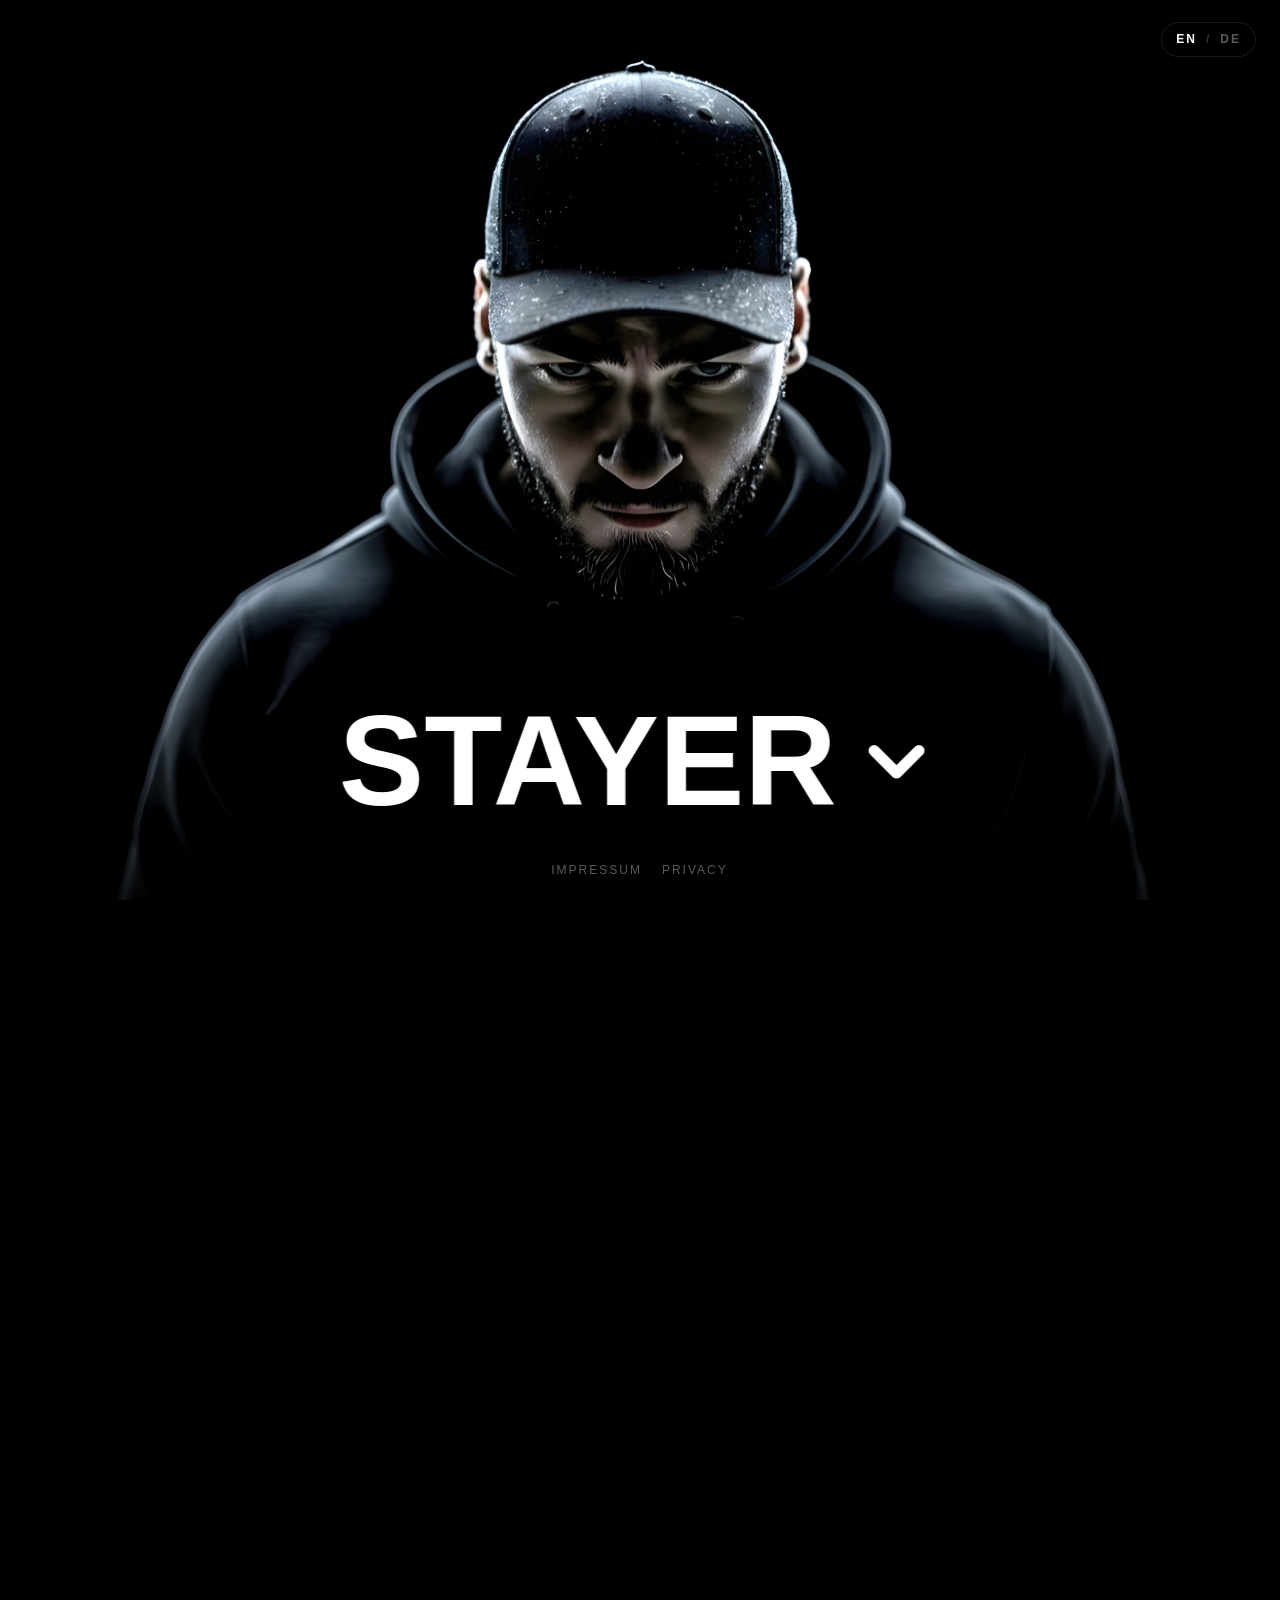
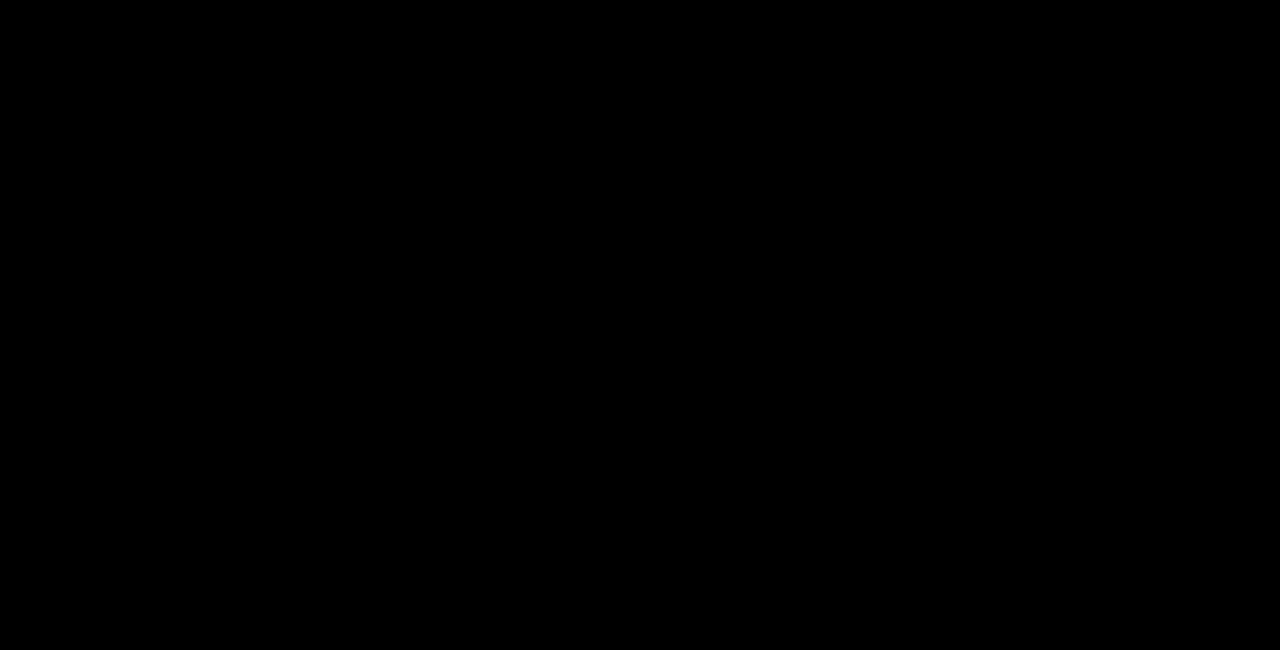
<file: index.html>
<!DOCTYPE html>
<html lang="en" class="home">
<head>
<meta charset="UTF-8">
<meta name="viewport" content="width=device-width, initial-scale=1, viewport-fit=cover">
<title>STAYER — Android apps &amp; widgets</title>
<meta name="description" content="STAYER builds focused Android apps and home-screen widgets, including AnyIcon — Material 3 Expressive icon and widget customisation.">
<meta name="author" content="Maksym Duchenko">
<meta name="theme-color" content="#000000">
<link rel="canonical" href="https://stayerofficial.com/">

<meta property="og:type" content="website">
<meta property="og:site_name" content="STAYER">
<meta property="og:title" content="STAYER — Android apps &amp; widgets">
<meta property="og:description" content="Focused Android apps and home-screen widgets, including AnyIcon — Material 3 Expressive icon and widget customisation.">
<meta property="og:url" content="https://stayerofficial.com/">
<meta property="og:image" content="https://stayerofficial.com/assets/og-image.jpg">
<meta name="twitter:card" content="summary_large_image">

<link rel="icon" href="assets/favicon-32.png" sizes="32x32" type="image/png">
<link rel="apple-touch-icon" href="assets/apple-touch-icon.png">
<link rel="preload" as="image" href="assets/hero-2560.jpg" media="(min-width: 800px)">
<link rel="alternate" hreflang="en" href="https://stayerofficial.com/index.html">
<link rel="alternate" hreflang="de" href="https://stayerofficial.com/index-de.html">
<link rel="alternate" hreflang="x-default" href="https://stayerofficial.com/index.html">
<link rel="stylesheet" href="assets/site.css?v=3">
</head>
<body>

<a class="skip-link" href="#apps-trigger">Skip to apps</a>

<div id="page">
  <nav class="lang-switch" aria-label="Language">
    <a href="index.html" hreflang="en" aria-current="page">EN</a><span class="sep" aria-hidden="true">/</span><a href="index-de.html" hreflang="de">DE</a>
  </nav>
  <div class="bg-layer" role="img" aria-label="STAYER cover artwork"></div>
  <div class="bottom-gradient"></div>

  <nav class="words" id="main-words" aria-label="Main">
    <a href="#apps-trigger" id="stayer-link" class="nav-word">STAYER<svg class="scroll-arrow" viewBox="0 0 24 24" fill="none" stroke="currentColor" stroke-width="3" stroke-linecap="round" stroke-linejoin="round" aria-hidden="true" focusable="false"><polyline points="6 9 12 15 18 9"></polyline></svg></a>
    <a href="#apps-screen" id="apps-trigger" class="nav-word" aria-expanded="false" aria-controls="apps-screen">APPS</a>
    <!-- TODO: real STAYER profile URLs, then uncomment.
    <a href="https://instagram.com/" class="nav-word" target="_blank" rel="noopener noreferrer">INSTAGRAM</a>
    <a href="https://youtube.com/" class="nav-word" target="_blank" rel="noopener noreferrer">YOUTUBE</a>
    -->
  </nav>

  <div class="site-footer-link">
    <a href="impressum.html?lang=en">Impressum</a>
    <a href="privacy.html">Privacy</a>
  </div>

  <!-- Scroll runway — built by home.js from the number of nav words. -->
  <div class="scroll-area" aria-hidden="true"></div>
</div>

<div class="apps-overlay" id="apps-screen" role="dialog" aria-modal="true" aria-labelledby="apps-heading" aria-hidden="true">
  <header class="apps-header">
    <button type="button" class="close-btn" id="close-apps">&larr; Back</button>
    <p class="page-title" id="apps-heading">Apps</p>
  </header>

  <ul class="apps-grid">
    <li class="app-card">
      <div class="app-icon"><img src="anyicon.png" alt="" width="60" height="60" loading="lazy" decoding="async"></div>
      <h2 class="app-title">AnyIcon</h2>
      <p class="app-description">An Android widget that lets you restyle app icons with Material 3 Expressive shapes, themed icons and installed icon packs.</p>
      <ul class="tags"><li class="tag">Android</li><li class="tag">Glance API</li></ul>
      <div class="app-links">
        <a href="privacy-anyicon.html" class="app-link">Privacy Policy</a>
        <a href="terms-anyicon.html" class="app-link">Terms of Use</a>
      </div>
    </li>
  </ul>
</div>

<script src="assets/home.js?v=3" defer></script>
</body>
</html>
</file>
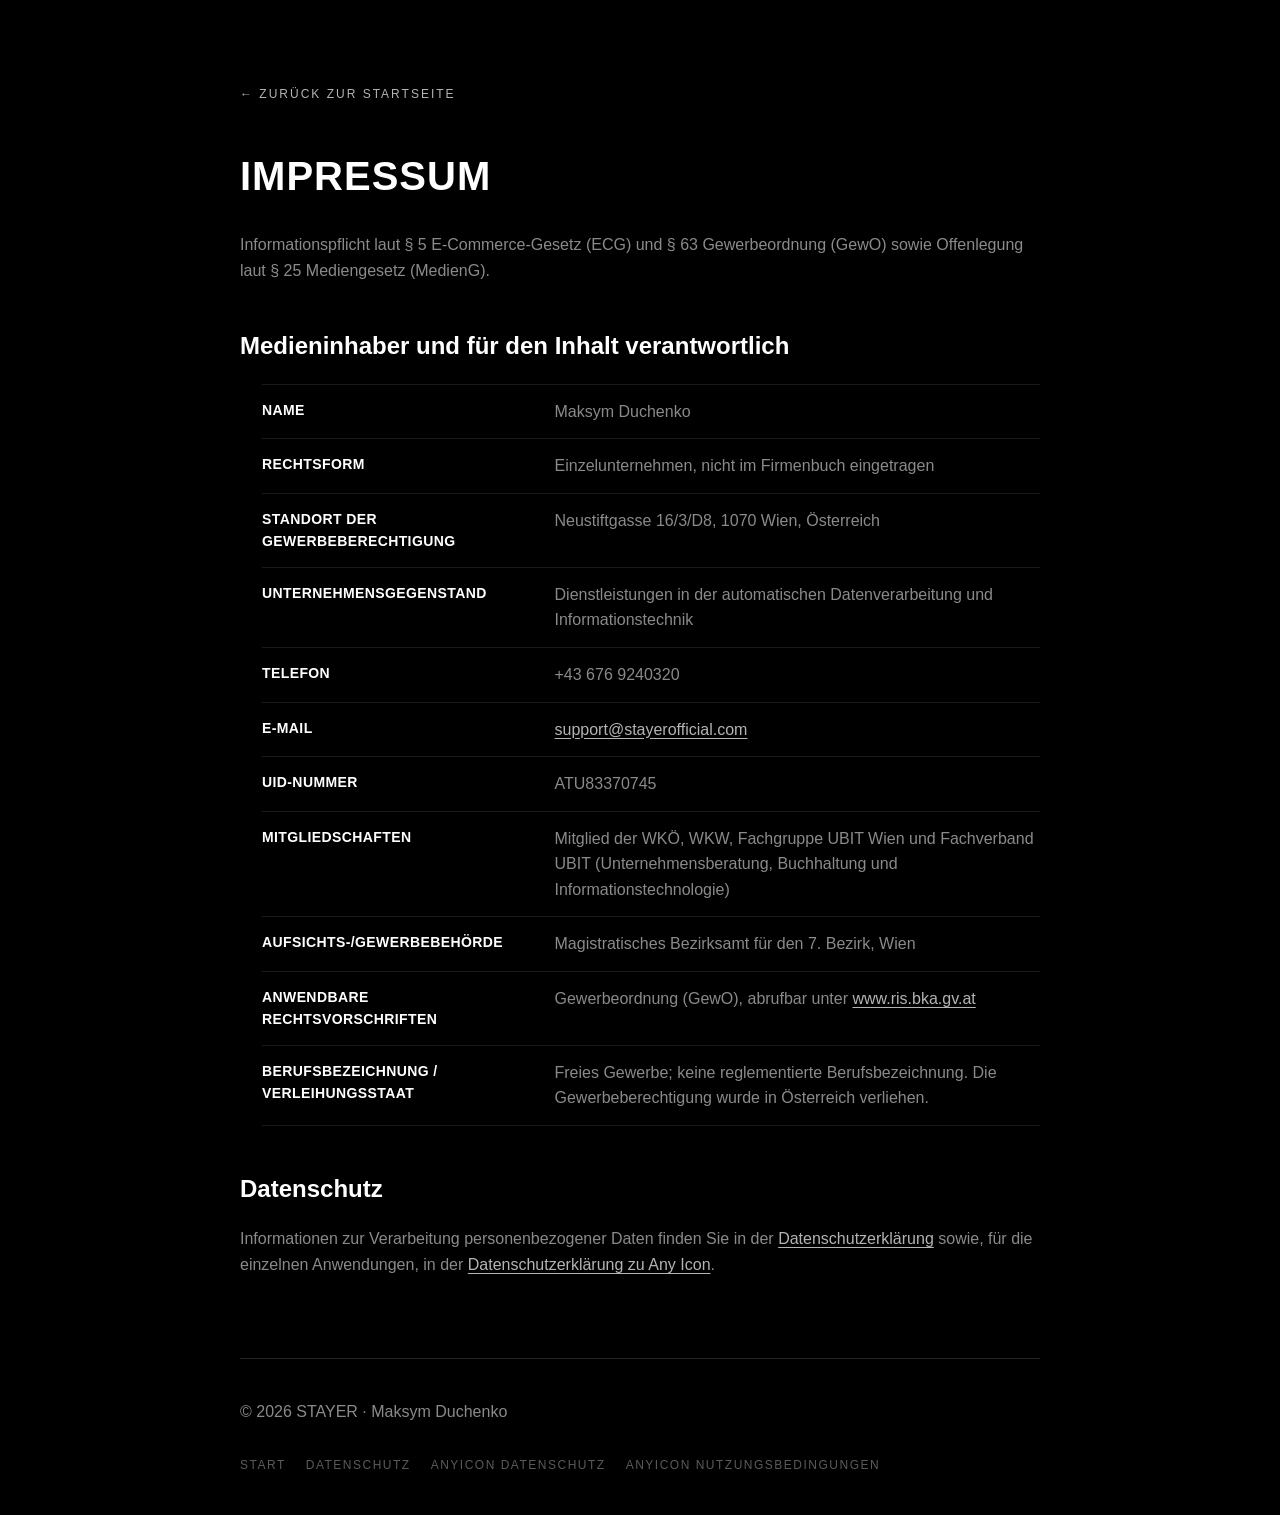
<file: impressum.html>
<!DOCTYPE html>
<html lang="de">
<head>
<meta charset="UTF-8">
<meta name="viewport" content="width=device-width, initial-scale=1, viewport-fit=cover">
<title>Impressum | STAYER</title>
<meta name="description" content="Impressum und Offenlegung gemäß § 5 ECG, § 63 GewO und § 25 MedienG für stayerofficial.com.">
<meta name="theme-color" content="#000000">
<link rel="canonical" href="https://stayerofficial.com/impressum.html">
<link rel="icon" href="assets/favicon-32.png" sizes="32x32" type="image/png">
<link rel="apple-touch-icon" href="assets/apple-touch-icon.png">
<link rel="stylesheet" href="assets/site.css?v=3">
</head>
<body class="doc">

<div class="container">
  <a href="index-de.html" class="back-link" id="back">&larr; Zurück zur Startseite</a>

  <h1>Impressum</h1>

  <p class="meta">Informationspflicht laut § 5 E-Commerce-Gesetz (ECG) und § 63 Gewerbeordnung (GewO) sowie Offenlegung laut § 25 Mediengesetz (MedienG).</p>

  <h2>Medieninhaber und für den Inhalt verantwortlich</h2>

  <ul class="facts">
    <li><span class="k">Name</span><span class="v">Maksym Duchenko</span></li>
    <li><span class="k">Rechtsform</span><span class="v">Einzelunternehmen, nicht im Firmenbuch eingetragen</span></li>
    <li><span class="k">Standort der Gewerbeberechtigung</span><span class="v">Neustiftgasse 16/3/D8, 1070 Wien, Österreich</span></li>
    <li><span class="k">Unternehmensgegenstand</span><span class="v">Dienstleistungen in der automatischen Datenverarbeitung und Informationstechnik</span></li>
    <li><span class="k">Telefon</span><span class="v">+43 676 9240320</span></li>
    <li><span class="k">E-Mail</span><span class="v"><a href="mailto:support@stayerofficial.com">support@stayerofficial.com</a></span></li>
    <li><span class="k">UID-Nummer</span><span class="v">ATU83370745</span></li>
    <li><span class="k">Mitgliedschaften</span><span class="v">Mitglied der WKÖ, WKW, Fachgruppe UBIT Wien und Fachverband UBIT (Unternehmensberatung, Buchhaltung und Informationstechnologie)</span></li>
    <li><span class="k">Aufsichts-/Gewerbebehörde</span><span class="v">Magistratisches Bezirksamt für den 7. Bezirk, Wien</span></li>
    <li><span class="k">Anwendbare Rechtsvorschriften</span><span class="v">Gewerbeordnung (GewO), abrufbar unter <a href="https://www.ris.bka.gv.at" target="_blank" rel="noopener noreferrer">www.ris.bka.gv.at</a></span></li>
    <li><span class="k">Berufsbezeichnung / Verleihungsstaat</span><span class="v">Freies Gewerbe; keine reglementierte Berufsbezeichnung. Die Gewerbeberechtigung wurde in Österreich verliehen.</span></li>
  </ul>

  <h2>Datenschutz</h2>
  <p>Informationen zur Verarbeitung personenbezogener Daten finden Sie in der <a href="privacy-de.html">Datenschutzerklärung</a> sowie, für die einzelnen Anwendungen, in der <a href="privacy-anyicon-de.html">Datenschutzerklärung zu Any Icon</a>.</p>

  <footer class="site-footer">
    <p>© 2026 STAYER · Maksym Duchenko</p>
    <nav aria-label="Rechtliches">
      <a href="index-de.html">Start</a>
      <a href="privacy-de.html">Datenschutz</a>
      <a href="privacy-anyicon-de.html">AnyIcon Datenschutz</a>
      <a href="terms-anyicon-de.html">AnyIcon Nutzungsbedingungen</a>
    </nav>
  </footer>
</div>

<script>
  // Das Impressum gibt es nur auf Deutsch. Wer aus dem englischen Zweig kommt
  // (?lang=en), soll aber wieder dorthin zurückfinden.
  if (new URLSearchParams(location.search).get('lang') === 'en') {
    var b = document.getElementById('back');
    b.href = 'index.html';
    b.innerHTML = '\u2190 Back to home';
  }
</script>
</body>
</html>
</file>
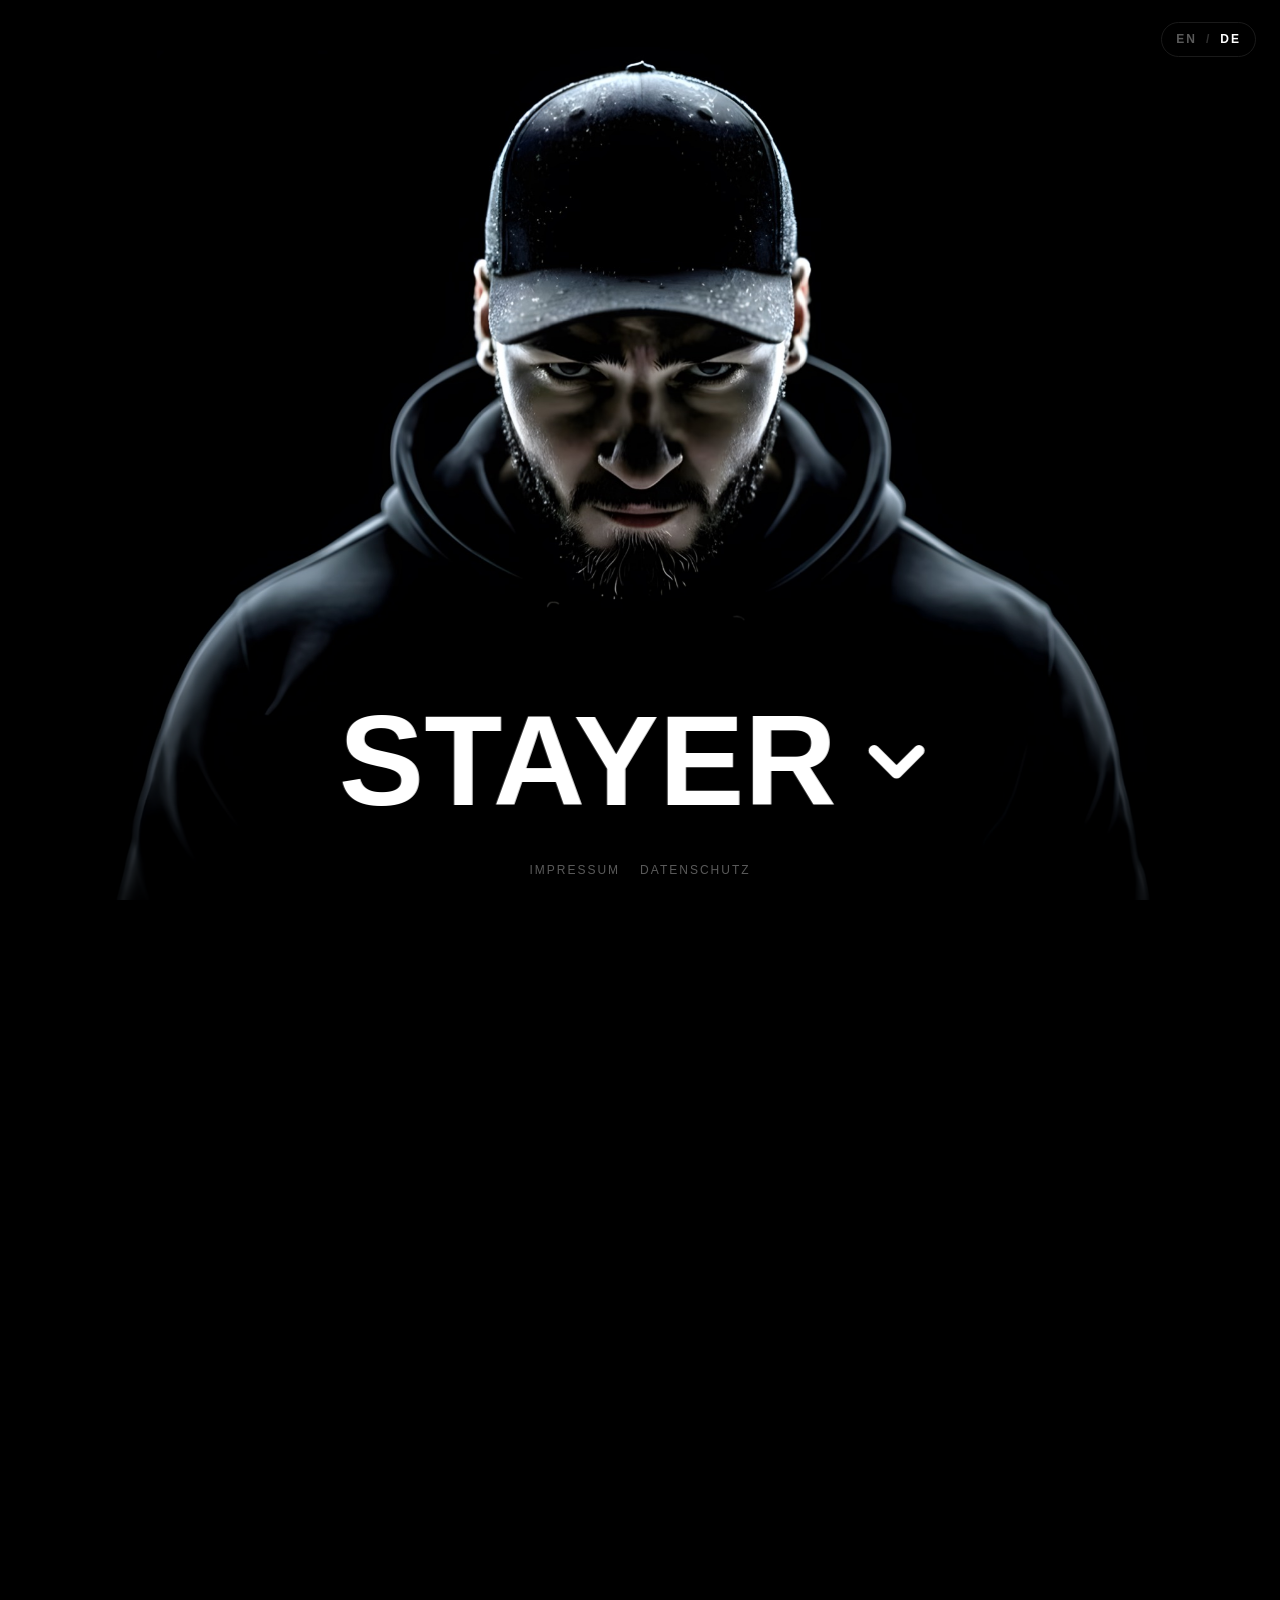
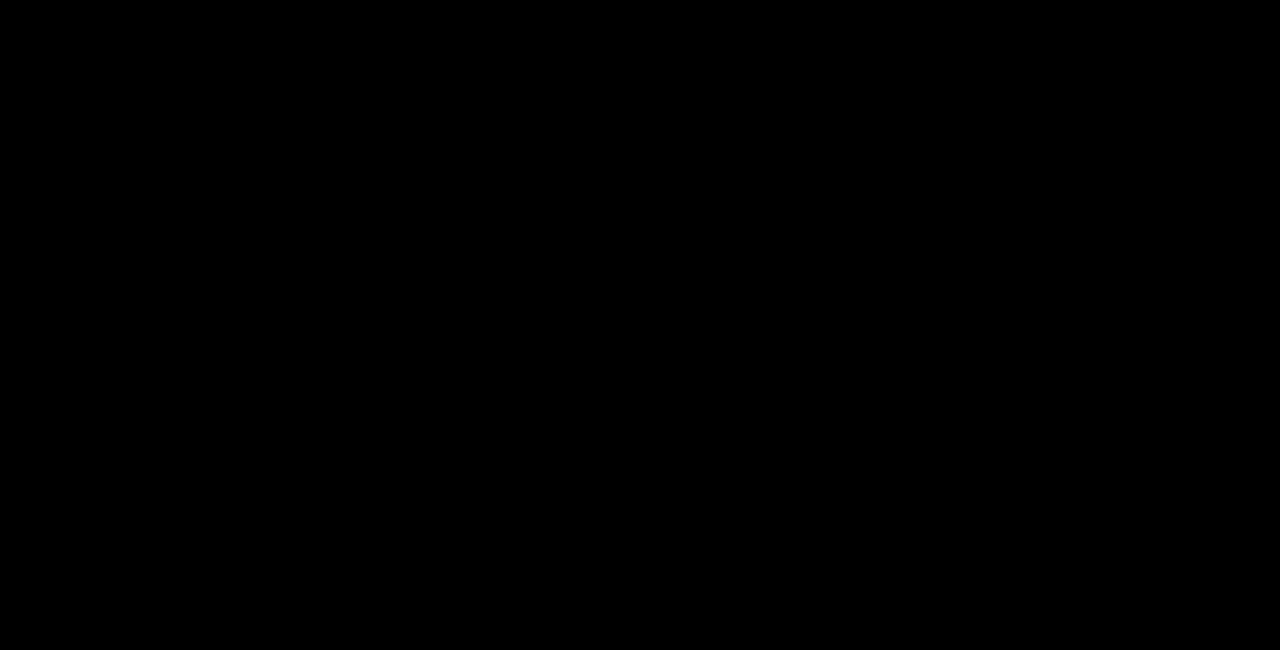
<file: index-de.html>
<!DOCTYPE html>
<html lang="de" class="home">
<head>
<meta charset="UTF-8">
<meta name="viewport" content="width=device-width, initial-scale=1, viewport-fit=cover">
<title>STAYER — Android-Apps &amp; Widgets</title>
<meta name="description" content="STAYER entwickelt fokussierte Android-Apps und Homescreen-Widgets, darunter AnyIcon — Icon- und Widget-Anpassung im Material-3-Expressive-Stil.">
<meta name="author" content="Maksym Duchenko">
<meta name="theme-color" content="#000000">
<link rel="canonical" href="https://stayerofficial.com/index-de.html">

<meta property="og:type" content="website">
<meta property="og:site_name" content="STAYER">
<meta property="og:title" content="STAYER — Android-Apps &amp; Widgets">
<meta property="og:description" content="Fokussierte Android-Apps und Homescreen-Widgets, darunter AnyIcon — Icon- und Widget-Anpassung im Material-3-Expressive-Stil.">
<meta property="og:url" content="https://stayerofficial.com/index-de.html">
<meta property="og:image" content="https://stayerofficial.com/assets/og-image.jpg">
<meta name="twitter:card" content="summary_large_image">

<link rel="icon" href="assets/favicon-32.png" sizes="32x32" type="image/png">
<link rel="apple-touch-icon" href="assets/apple-touch-icon.png">
<link rel="preload" as="image" href="assets/hero-2560.jpg" media="(min-width: 800px)">
<link rel="alternate" hreflang="en" href="https://stayerofficial.com/index.html">
<link rel="alternate" hreflang="de" href="https://stayerofficial.com/index-de.html">
<link rel="alternate" hreflang="x-default" href="https://stayerofficial.com/index.html">
<link rel="stylesheet" href="assets/site.css?v=3">
</head>
<body>

<a class="skip-link" href="#apps-trigger">Zu den Apps springen</a>

<div id="page">
  <nav class="lang-switch" aria-label="Sprache">
    <a href="index.html" hreflang="en">EN</a><span class="sep" aria-hidden="true">/</span><a href="index-de.html" hreflang="de" aria-current="page">DE</a>
  </nav>
  <div class="bg-layer" role="img" aria-label="STAYER Coverbild"></div>
  <div class="bottom-gradient"></div>

  <nav class="words" id="main-words" aria-label="Hauptnavigation">
    <a href="#apps-trigger" id="stayer-link" class="nav-word">STAYER<svg class="scroll-arrow" viewBox="0 0 24 24" fill="none" stroke="currentColor" stroke-width="3" stroke-linecap="round" stroke-linejoin="round" aria-hidden="true" focusable="false"><polyline points="6 9 12 15 18 9"></polyline></svg></a>
    <a href="#apps-screen" id="apps-trigger" class="nav-word" aria-expanded="false" aria-controls="apps-screen">APPS</a>
    <!-- TODO: echte STAYER-Profil-URLs eintragen, dann einkommentieren.
    <a href="https://instagram.com/" class="nav-word" target="_blank" rel="noopener noreferrer">INSTAGRAM</a>
    <a href="https://youtube.com/" class="nav-word" target="_blank" rel="noopener noreferrer">YOUTUBE</a>
    -->
  </nav>

  <div class="site-footer-link">
    <a href="impressum.html">Impressum</a>
    <a href="privacy-de.html">Datenschutz</a>
  </div>

  <!-- Scroll-Strecke — wird von home.js aus der Anzahl der Menüwörter gebaut. -->
  <div class="scroll-area" aria-hidden="true"></div>
</div>

<div class="apps-overlay" id="apps-screen" role="dialog" aria-modal="true" aria-labelledby="apps-heading" aria-hidden="true">
  <header class="apps-header">
    <button type="button" class="close-btn" id="close-apps">&larr; Zurück</button>
    <p class="page-title" id="apps-heading">Apps</p>
  </header>

  <ul class="apps-grid">
    <li class="app-card">
      <div class="app-icon"><img src="anyicon.png" alt="" width="60" height="60" loading="lazy" decoding="async"></div>
      <h2 class="app-title">AnyIcon</h2>
      <p class="app-description">Ein Android-Widget, mit dem sich App-Icons in Material-3-Expressive-Formen, als Themed Icons oder mit installierten Icon-Packs neu gestalten lassen.</p>
      <ul class="tags"><li class="tag">Android</li><li class="tag">Glance API</li></ul>
      <div class="app-links">
        <a href="privacy-anyicon-de.html" class="app-link">Datenschutz</a>
        <a href="terms-anyicon-de.html" class="app-link">Nutzungsbedingungen</a>
      </div>
    </li>
  </ul>
</div>

<script src="assets/home.js?v=3" defer></script>
</body>
</html>
</file>
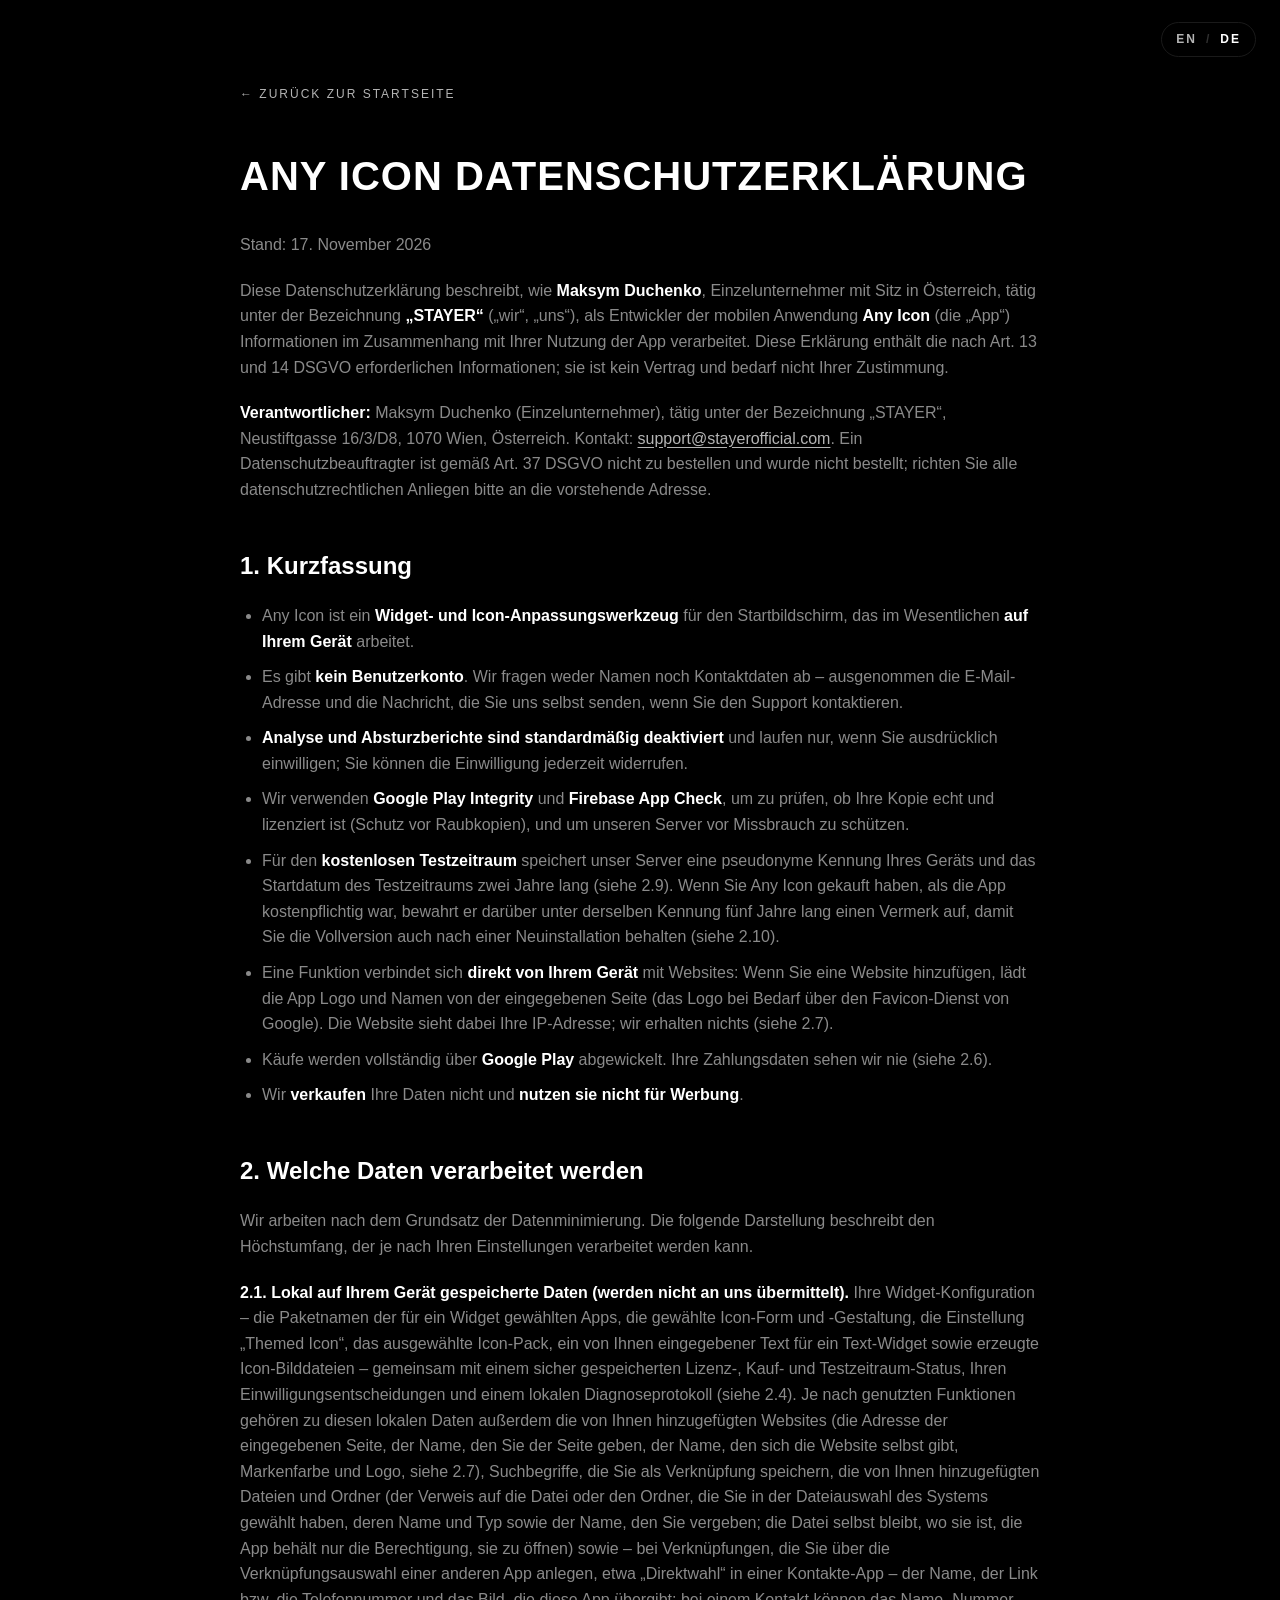
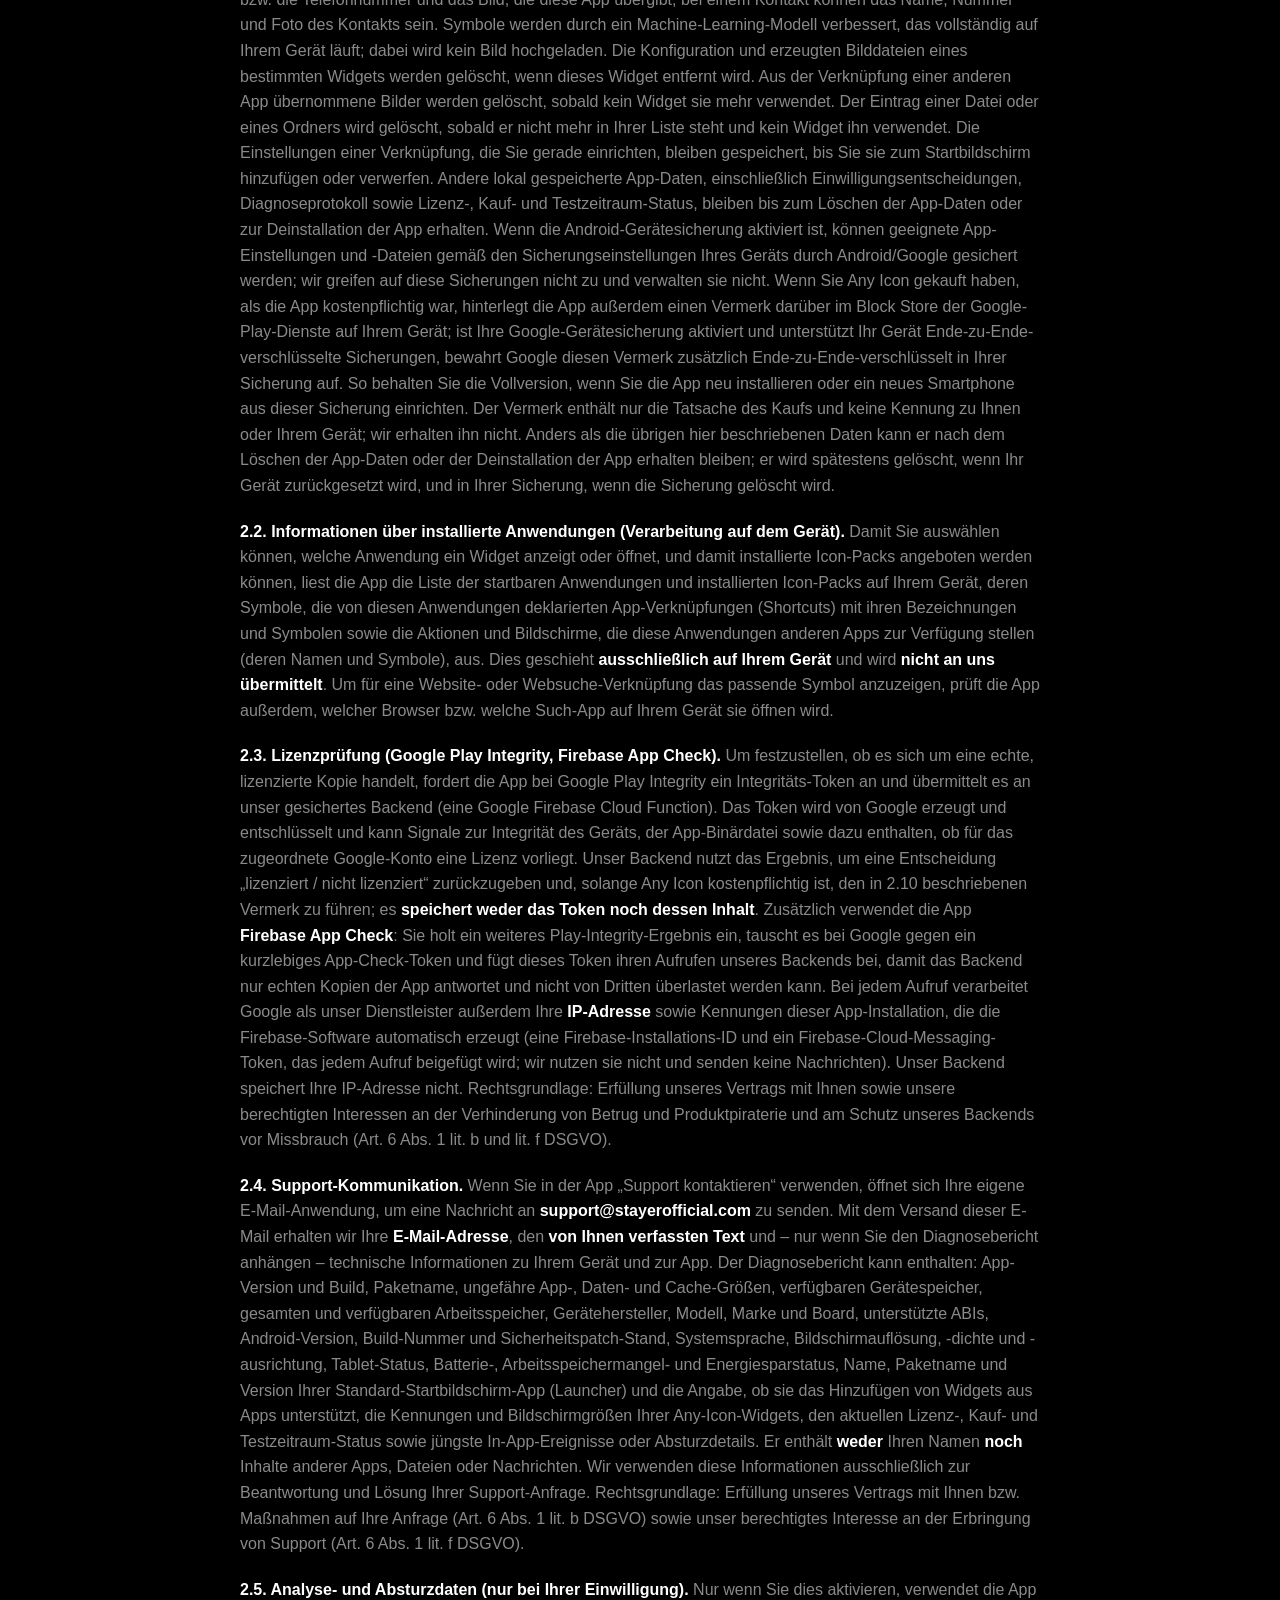
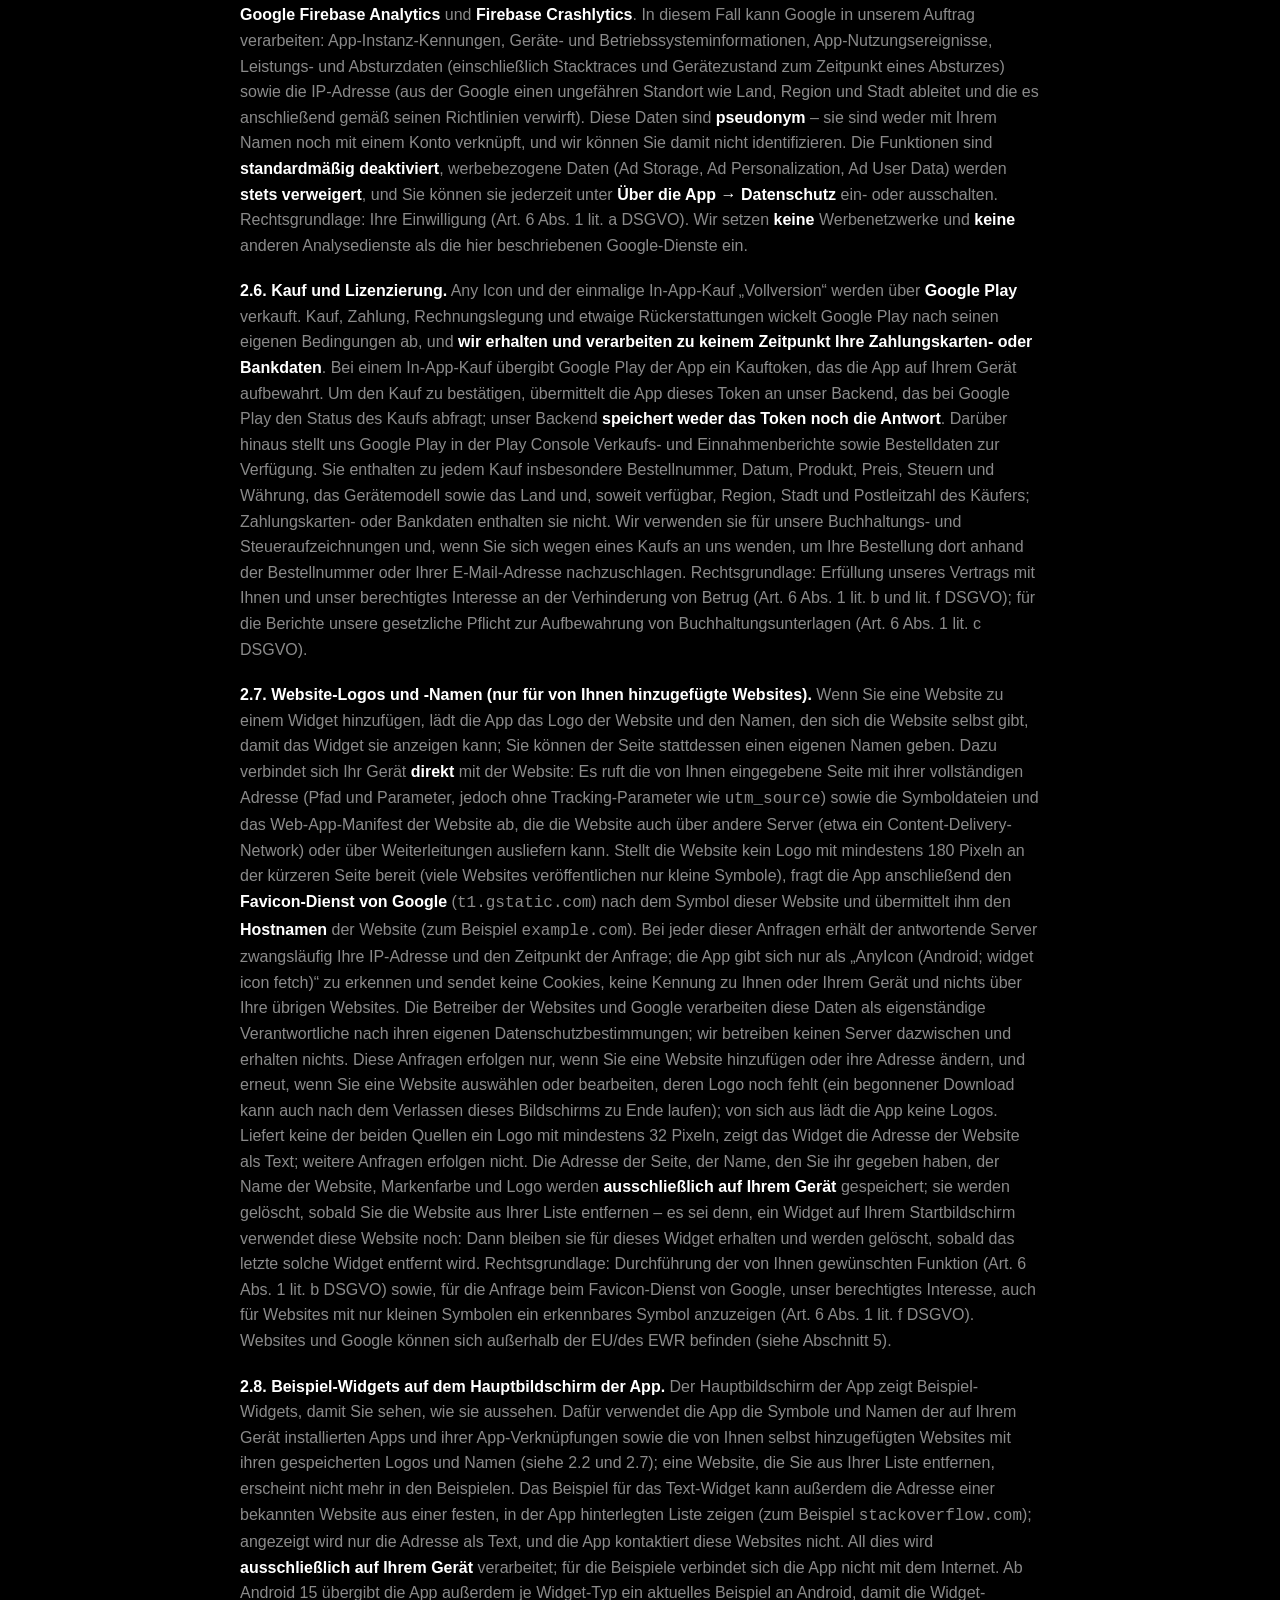
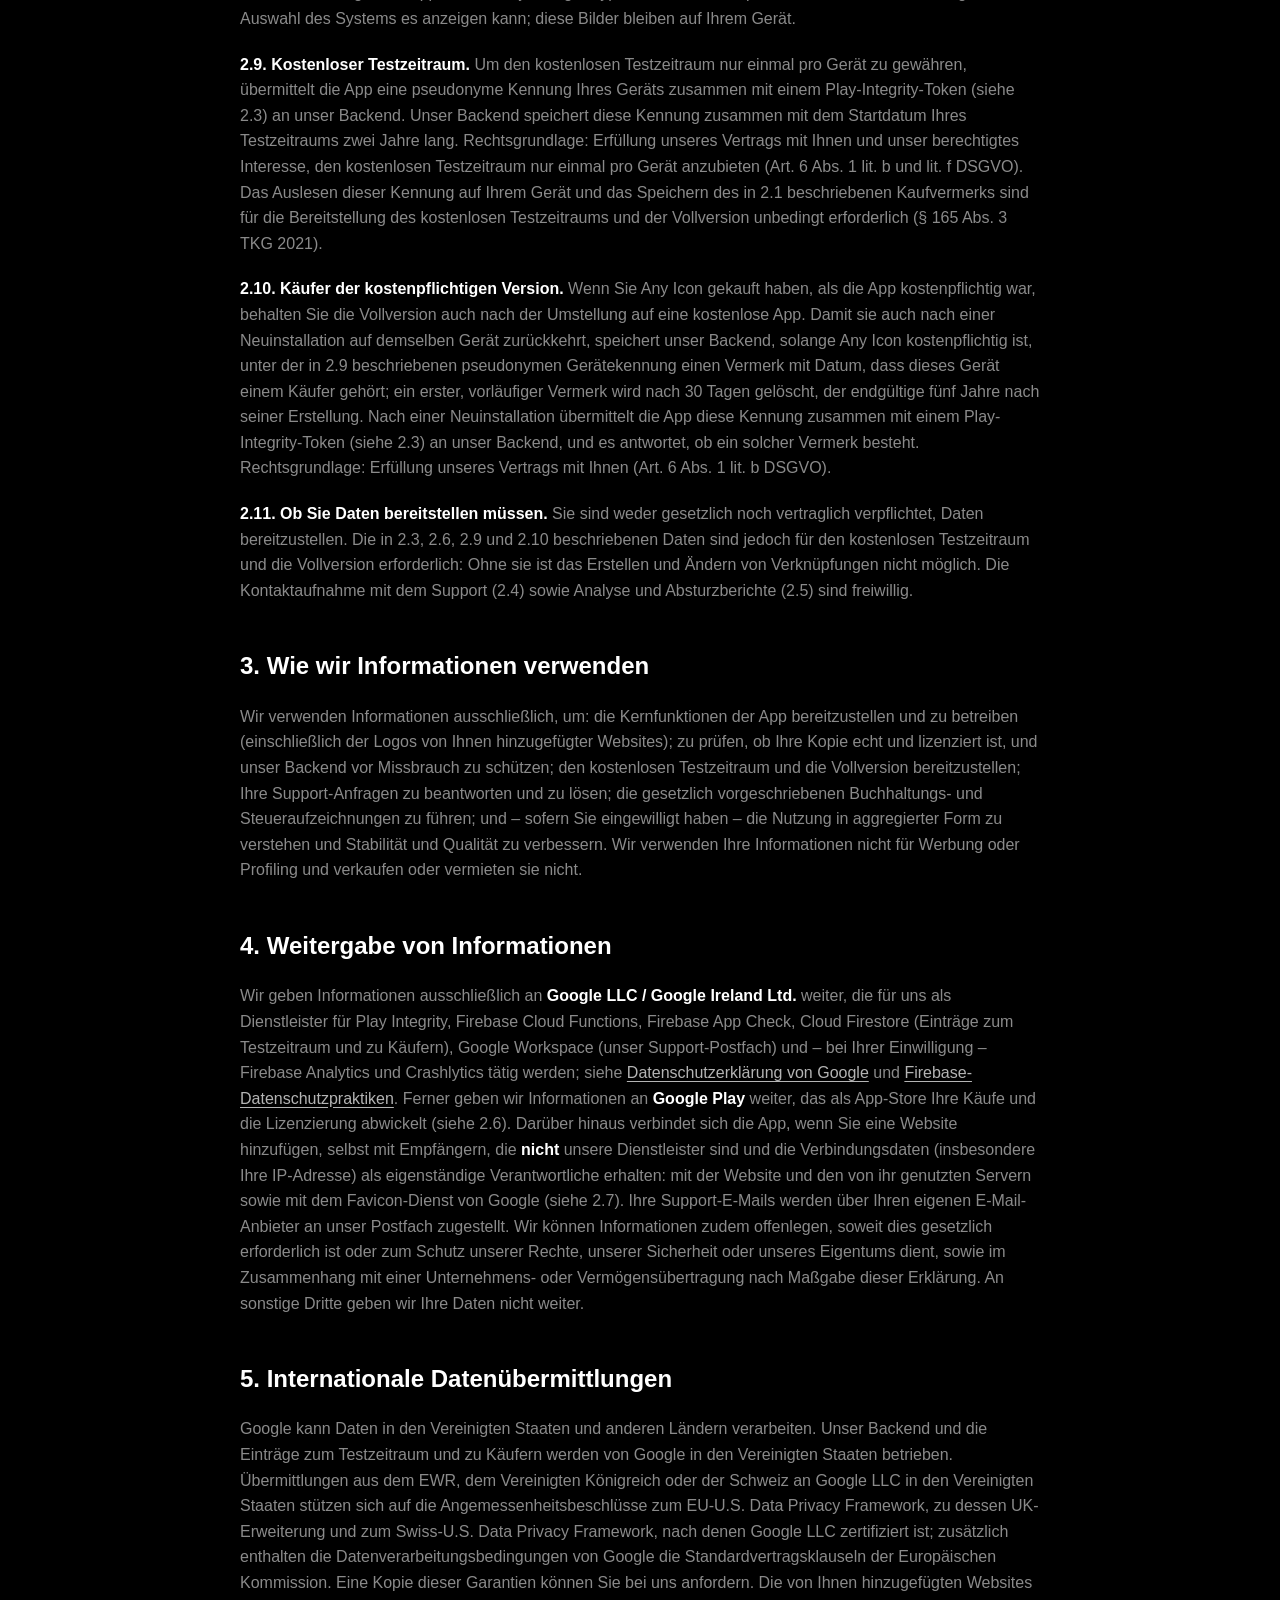
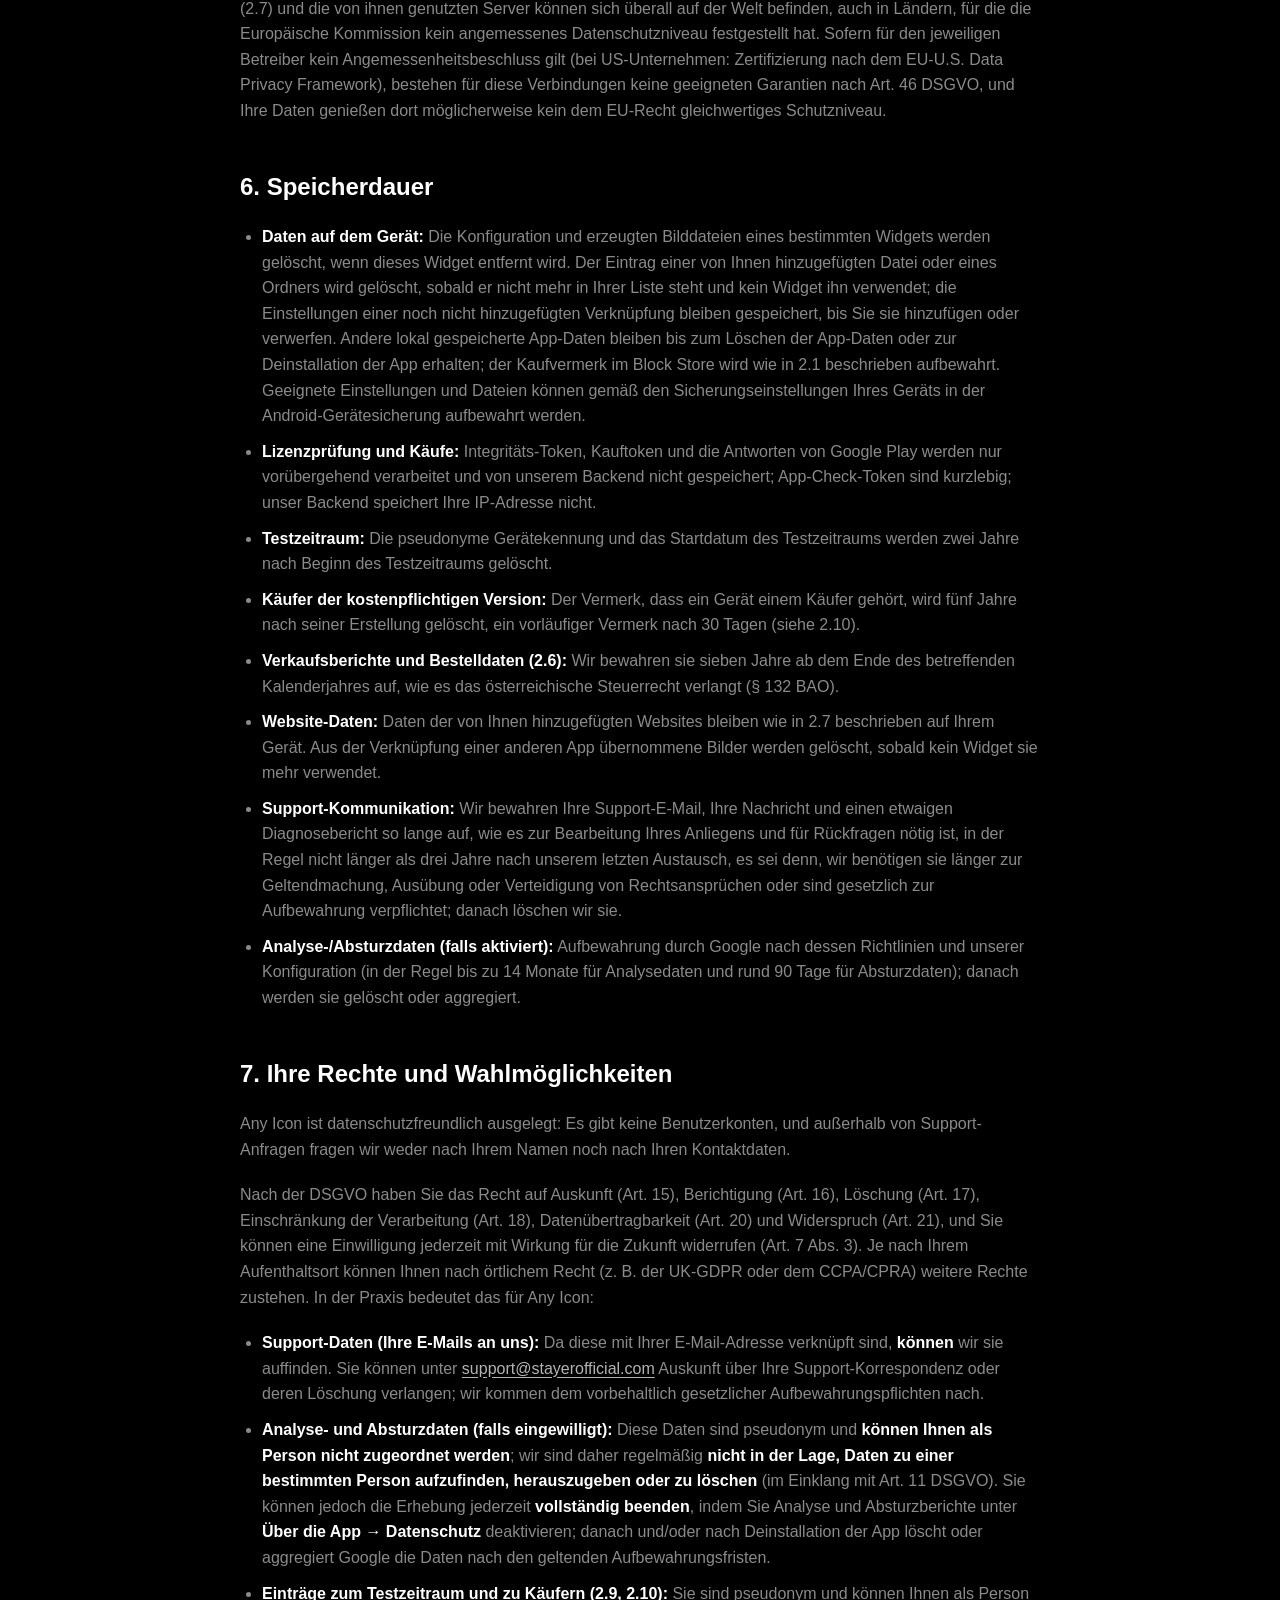
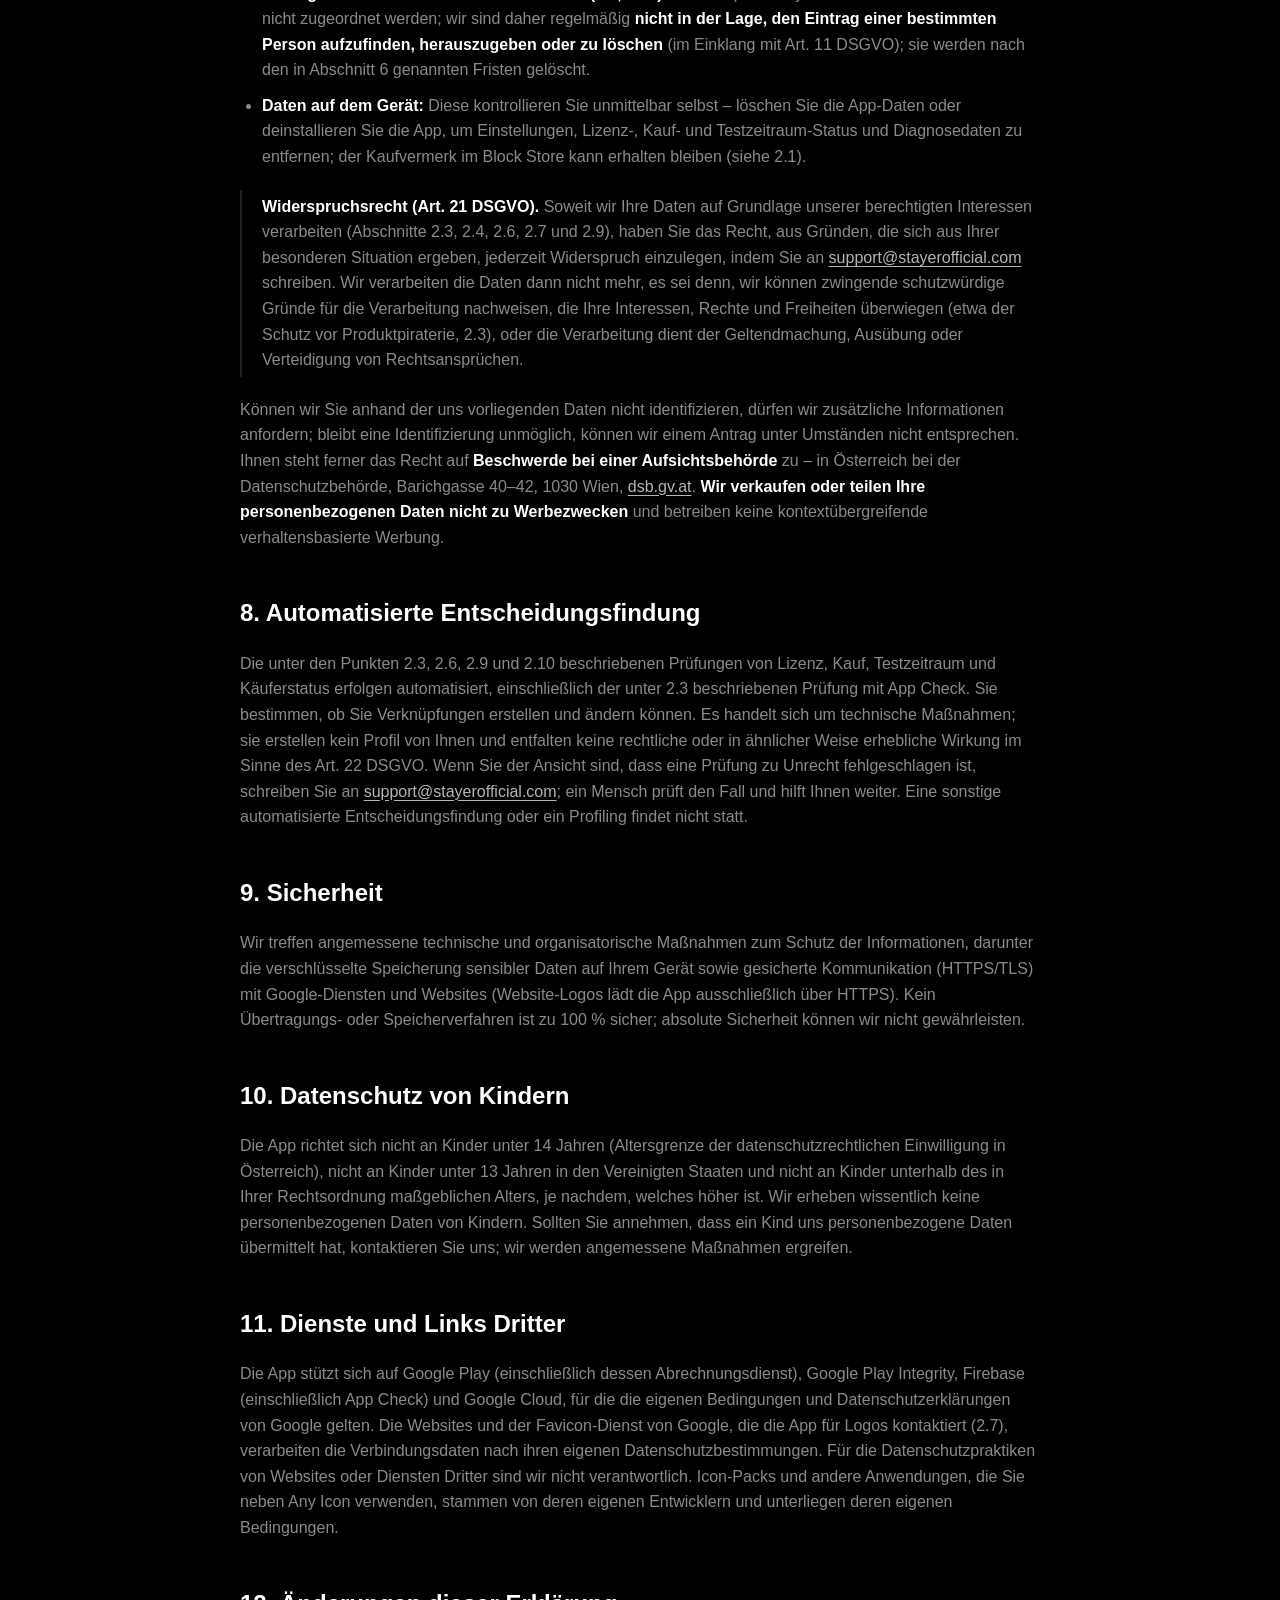
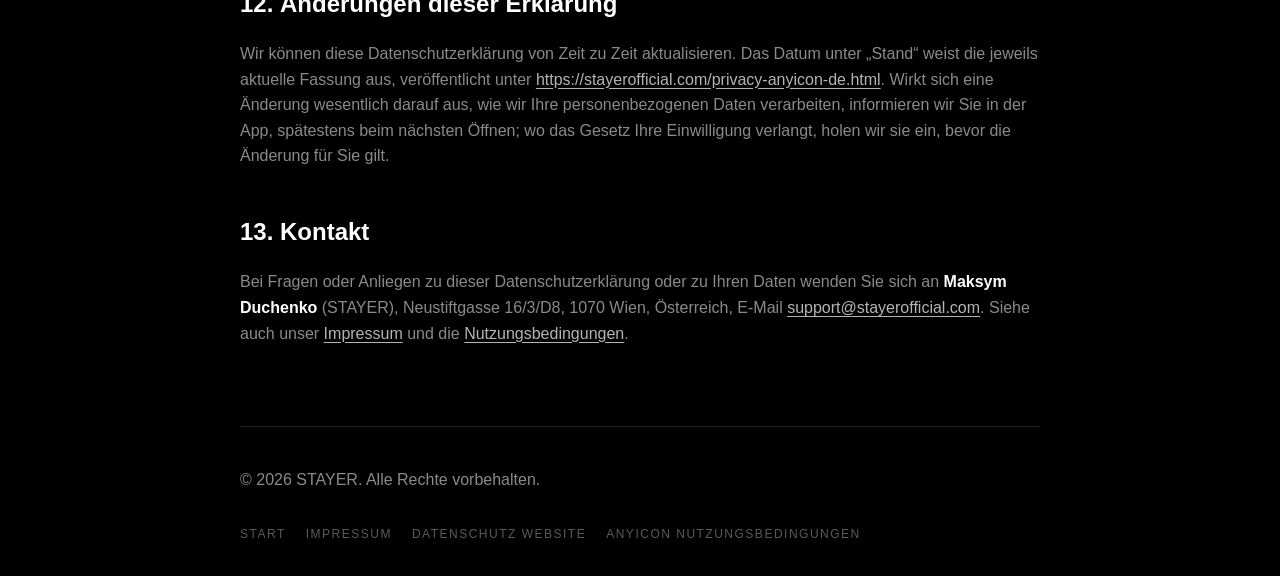
<file: privacy-anyicon-de.html>
<!DOCTYPE html>
<html lang="de">
<head>
<meta charset="UTF-8">
<meta name="viewport" content="width=device-width, initial-scale=1, viewport-fit=cover">
<title>Any Icon — Datenschutzerklärung | STAYER</title>
<meta name="description" content="Datenschutzerklärung für die Android-Anwendung Any Icon von Maksym Duchenko (STAYER), Wien, Österreich.">
<meta name="theme-color" content="#000000">
<link rel="canonical" href="https://stayerofficial.com/privacy-anyicon-de.html">
<link rel="alternate" hreflang="en" href="https://stayerofficial.com/privacy-anyicon.html">
<link rel="alternate" hreflang="de" href="https://stayerofficial.com/privacy-anyicon-de.html">
<link rel="alternate" hreflang="x-default" href="https://stayerofficial.com/privacy-anyicon.html">
<link rel="icon" href="assets/favicon-32.png" sizes="32x32" type="image/png">
<link rel="apple-touch-icon" href="assets/apple-touch-icon.png">
<link rel="stylesheet" href="assets/site.css?v=3">
</head>
<body class="doc">

<nav class="lang-switch" aria-label="Sprache">
  <a href="privacy-anyicon.html" hreflang="en">EN</a><span class="sep" aria-hidden="true">/</span><a href="privacy-anyicon-de.html" hreflang="de" aria-current="page">DE</a>
</nav>

<div class="container">
  <a href="index-de.html" class="back-link">&larr; Zurück zur Startseite</a>

  <h1>Any Icon Datenschutzerklärung</h1>

  <p class="meta">Stand: 17. November 2026</p>

  <p>Diese Datenschutzerklärung beschreibt, wie <strong>Maksym Duchenko</strong>, Einzelunternehmer mit Sitz in Österreich, tätig unter der Bezeichnung <strong>„STAYER“</strong> („wir“, „uns“), als Entwickler der mobilen Anwendung <strong>Any Icon</strong> (die „App“) Informationen im Zusammenhang mit Ihrer Nutzung der App verarbeitet. Diese Erklärung enthält die nach Art. 13 und 14 DSGVO erforderlichen Informationen; sie ist kein Vertrag und bedarf nicht Ihrer Zustimmung.</p>

  <p><strong>Verantwortlicher:</strong> Maksym Duchenko (Einzelunternehmer), tätig unter der Bezeichnung „STAYER“, Neustiftgasse 16/3/D8, 1070 Wien, Österreich. Kontakt: <a href="mailto:support@stayerofficial.com">support@stayerofficial.com</a>. Ein Datenschutzbeauftragter ist gemäß Art. 37 DSGVO nicht zu bestellen und wurde nicht bestellt; richten Sie alle datenschutzrechtlichen Anliegen bitte an die vorstehende Adresse.</p>

  <h2>1. Kurzfassung</h2>
  <ul>
    <li>Any Icon ist ein <strong>Widget- und Icon-Anpassungswerkzeug</strong> für den Startbildschirm, das im Wesentlichen <strong>auf Ihrem Gerät</strong> arbeitet.</li>
    <li>Es gibt <strong>kein Benutzerkonto</strong>. Wir fragen weder Namen noch Kontaktdaten ab – ausgenommen die E-Mail-Adresse und die Nachricht, die Sie uns selbst senden, wenn Sie den Support kontaktieren.</li>
    <li><strong>Analyse und Absturzberichte sind standardmäßig deaktiviert</strong> und laufen nur, wenn Sie ausdrücklich einwilligen; Sie können die Einwilligung jederzeit widerrufen.</li>
    <li>Wir verwenden <strong>Google Play Integrity</strong> und <strong>Firebase App Check</strong>, um zu prüfen, ob Ihre Kopie echt und lizenziert ist (Schutz vor Raubkopien), und um unseren Server vor Missbrauch zu schützen.</li>
    <li>Für den <strong>kostenlosen Testzeitraum</strong> speichert unser Server eine pseudonyme Kennung Ihres Geräts und das Startdatum des Testzeitraums zwei Jahre lang (siehe 2.9). Wenn Sie Any Icon gekauft haben, als die App kostenpflichtig war, bewahrt er darüber unter derselben Kennung fünf Jahre lang einen Vermerk auf, damit Sie die Vollversion auch nach einer Neuinstallation behalten (siehe 2.10).</li>
    <li>Eine Funktion verbindet sich <strong>direkt von Ihrem Gerät</strong> mit Websites: Wenn Sie eine Website hinzufügen, lädt die App Logo und Namen von der eingegebenen Seite (das Logo bei Bedarf über den Favicon-Dienst von Google). Die Website sieht dabei Ihre IP-Adresse; wir erhalten nichts (siehe 2.7).</li>
    <li>Käufe werden vollständig über <strong>Google Play</strong> abgewickelt. Ihre Zahlungsdaten sehen wir nie (siehe 2.6).</li>
    <li>Wir <strong>verkaufen</strong> Ihre Daten nicht und <strong>nutzen sie nicht für Werbung</strong>.</li>
  </ul>

  <h2>2. Welche Daten verarbeitet werden</h2>
  <p>Wir arbeiten nach dem Grundsatz der Datenminimierung. Die folgende Darstellung beschreibt den Höchstumfang, der je nach Ihren Einstellungen verarbeitet werden kann.</p>

  <p><strong>2.1. Lokal auf Ihrem Gerät gespeicherte Daten (werden nicht an uns übermittelt).</strong> Ihre Widget-Konfiguration – die Paketnamen der für ein Widget gewählten Apps, die gewählte Icon-Form und -Gestaltung, die Einstellung „Themed Icon“, das ausgewählte Icon-Pack, ein von Ihnen eingegebener Text für ein Text-Widget sowie erzeugte Icon-Bilddateien – gemeinsam mit einem sicher gespeicherten Lizenz-, Kauf- und Testzeitraum-Status, Ihren Einwilligungsentscheidungen und einem lokalen Diagnoseprotokoll (siehe 2.4). Je nach genutzten Funktionen gehören zu diesen lokalen Daten außerdem die von Ihnen hinzugefügten Websites (die Adresse der eingegebenen Seite, der Name, den Sie der Seite geben, der Name, den sich die Website selbst gibt, Markenfarbe und Logo, siehe 2.7), Suchbegriffe, die Sie als Verknüpfung speichern, die von Ihnen hinzugefügten Dateien und Ordner (der Verweis auf die Datei oder den Ordner, die Sie in der Dateiauswahl des Systems gewählt haben, deren Name und Typ sowie der Name, den Sie vergeben; die Datei selbst bleibt, wo sie ist, die App behält nur die Berechtigung, sie zu öffnen) sowie &ndash; bei Verknüpfungen, die Sie über die Verknüpfungsauswahl einer anderen App anlegen, etwa &bdquo;Direktwahl&ldquo; in einer Kontakte-App &ndash; der Name, der Link bzw. die Telefonnummer und das Bild, die diese App übergibt; bei einem Kontakt können das Name, Nummer und Foto des Kontakts sein. Symbole werden durch ein Machine-Learning-Modell verbessert, das vollständig auf Ihrem Gerät läuft; dabei wird kein Bild hochgeladen. Die Konfiguration und erzeugten Bilddateien eines bestimmten Widgets werden gelöscht, wenn dieses Widget entfernt wird. Aus der Verknüpfung einer anderen App übernommene Bilder werden gelöscht, sobald kein Widget sie mehr verwendet. Der Eintrag einer Datei oder eines Ordners wird gelöscht, sobald er nicht mehr in Ihrer Liste steht und kein Widget ihn verwendet. Die Einstellungen einer Verknüpfung, die Sie gerade einrichten, bleiben gespeichert, bis Sie sie zum Startbildschirm hinzufügen oder verwerfen. Andere lokal gespeicherte App-Daten, einschließlich Einwilligungsentscheidungen, Diagnoseprotokoll sowie Lizenz-, Kauf- und Testzeitraum-Status, bleiben bis zum Löschen der App-Daten oder zur Deinstallation der App erhalten. Wenn die Android-Gerätesicherung aktiviert ist, können geeignete App-Einstellungen und -Dateien gemäß den Sicherungseinstellungen Ihres Geräts durch Android/Google gesichert werden; wir greifen auf diese Sicherungen nicht zu und verwalten sie nicht. Wenn Sie Any Icon gekauft haben, als die App kostenpflichtig war, hinterlegt die App außerdem einen Vermerk darüber im Block Store der Google-Play-Dienste auf Ihrem Gerät; ist Ihre Google-Gerätesicherung aktiviert und unterstützt Ihr Gerät Ende-zu-Ende-verschlüsselte Sicherungen, bewahrt Google diesen Vermerk zusätzlich Ende-zu-Ende-verschlüsselt in Ihrer Sicherung auf. So behalten Sie die Vollversion, wenn Sie die App neu installieren oder ein neues Smartphone aus dieser Sicherung einrichten. Der Vermerk enthält nur die Tatsache des Kaufs und keine Kennung zu Ihnen oder Ihrem Gerät; wir erhalten ihn nicht. Anders als die übrigen hier beschriebenen Daten kann er nach dem Löschen der App-Daten oder der Deinstallation der App erhalten bleiben; er wird spätestens gelöscht, wenn Ihr Gerät zurückgesetzt wird, und in Ihrer Sicherung, wenn die Sicherung gelöscht wird.</p>

  <p><strong>2.2. Informationen über installierte Anwendungen (Verarbeitung auf dem Gerät).</strong> Damit Sie auswählen können, welche Anwendung ein Widget anzeigt oder öffnet, und damit installierte Icon-Packs angeboten werden können, liest die App die Liste der startbaren Anwendungen und installierten Icon-Packs auf Ihrem Gerät, deren Symbole, die von diesen Anwendungen deklarierten App-Verknüpfungen (Shortcuts) mit ihren Bezeichnungen und Symbolen sowie die Aktionen und Bildschirme, die diese Anwendungen anderen Apps zur Verfügung stellen (deren Namen und Symbole), aus. Dies geschieht <strong>ausschließlich auf Ihrem Gerät</strong> und wird <strong>nicht an uns übermittelt</strong>. Um für eine Website- oder Websuche-Verknüpfung das passende Symbol anzuzeigen, prüft die App außerdem, welcher Browser bzw. welche Such-App auf Ihrem Gerät sie öffnen wird.</p>

  <p><strong>2.3. Lizenzprüfung (Google Play Integrity, Firebase App Check).</strong> Um festzustellen, ob es sich um eine echte, lizenzierte Kopie handelt, fordert die App bei Google Play Integrity ein Integritäts-Token an und übermittelt es an unser gesichertes Backend (eine Google Firebase Cloud Function). Das Token wird von Google erzeugt und entschlüsselt und kann Signale zur Integrität des Geräts, der App-Binärdatei sowie dazu enthalten, ob für das zugeordnete Google-Konto eine Lizenz vorliegt. Unser Backend nutzt das Ergebnis, um eine Entscheidung &bdquo;lizenziert / nicht lizenziert&ldquo; zurückzugeben und, solange Any Icon kostenpflichtig ist, den in 2.10 beschriebenen Vermerk zu führen; es <strong>speichert weder das Token noch dessen Inhalt</strong>. Zusätzlich verwendet die App <strong>Firebase App Check</strong>: Sie holt ein weiteres Play-Integrity-Ergebnis ein, tauscht es bei Google gegen ein kurzlebiges App-Check-Token und fügt dieses Token ihren Aufrufen unseres Backends bei, damit das Backend nur echten Kopien der App antwortet und nicht von Dritten überlastet werden kann. Bei jedem Aufruf verarbeitet Google als unser Dienstleister außerdem Ihre <strong>IP-Adresse</strong> sowie Kennungen dieser App-Installation, die die Firebase-Software automatisch erzeugt (eine Firebase-Installations-ID und ein Firebase-Cloud-Messaging-Token, das jedem Aufruf beigefügt wird; wir nutzen sie nicht und senden keine Nachrichten). Unser Backend speichert Ihre IP-Adresse nicht. Rechtsgrundlage: Erfüllung unseres Vertrags mit Ihnen sowie unsere berechtigten Interessen an der Verhinderung von Betrug und Produktpiraterie und am Schutz unseres Backends vor Missbrauch (Art. 6 Abs. 1 lit. b und lit. f DSGVO).</p>

  <p><strong>2.4. Support-Kommunikation.</strong> Wenn Sie in der App „Support kontaktieren“ verwenden, öffnet sich Ihre eigene E-Mail-Anwendung, um eine Nachricht an <strong>support@stayerofficial.com</strong> zu senden. Mit dem Versand dieser E-Mail erhalten wir Ihre <strong>E-Mail-Adresse</strong>, den <strong>von Ihnen verfassten Text</strong> und – nur wenn Sie den Diagnosebericht anhängen – technische Informationen zu Ihrem Gerät und zur App. Der Diagnosebericht kann enthalten: App-Version und Build, Paketname, ungefähre App-, Daten- und Cache-Größen, verfügbaren Gerätespeicher, gesamten und verfügbaren Arbeitsspeicher, Gerätehersteller, Modell, Marke und Board, unterstützte ABIs, Android-Version, Build-Nummer und Sicherheitspatch-Stand, Systemsprache, Bildschirmauflösung, -dichte und -ausrichtung, Tablet-Status, Batterie-, Arbeitsspeichermangel- und Energiesparstatus, Name, Paketname und Version Ihrer Standard-Startbildschirm-App (Launcher) und die Angabe, ob sie das Hinzufügen von Widgets aus Apps unterstützt, die Kennungen und Bildschirmgrößen Ihrer Any-Icon-Widgets, den aktuellen Lizenz-, Kauf- und Testzeitraum-Status sowie jüngste In-App-Ereignisse oder Absturzdetails. Er enthält <strong>weder</strong> Ihren Namen <strong>noch</strong> Inhalte anderer Apps, Dateien oder Nachrichten. Wir verwenden diese Informationen ausschließlich zur Beantwortung und Lösung Ihrer Support-Anfrage. Rechtsgrundlage: Erfüllung unseres Vertrags mit Ihnen bzw. Maßnahmen auf Ihre Anfrage (Art. 6 Abs. 1 lit. b DSGVO) sowie unser berechtigtes Interesse an der Erbringung von Support (Art. 6 Abs. 1 lit. f DSGVO).</p>

  <p><strong>2.5. Analyse- und Absturzdaten (nur bei Ihrer Einwilligung).</strong> Nur wenn Sie dies aktivieren, verwendet die App <strong>Google Firebase Analytics</strong> und <strong>Firebase Crashlytics</strong>. In diesem Fall kann Google in unserem Auftrag verarbeiten: App-Instanz-Kennungen, Geräte- und Betriebssysteminformationen, App-Nutzungsereignisse, Leistungs- und Absturzdaten (einschließlich Stacktraces und Gerätezustand zum Zeitpunkt eines Absturzes) sowie die IP-Adresse (aus der Google einen ungefähren Standort wie Land, Region und Stadt ableitet und die es anschließend gemäß seinen Richtlinien verwirft). Diese Daten sind <strong>pseudonym</strong> – sie sind weder mit Ihrem Namen noch mit einem Konto verknüpft, und wir können Sie damit nicht identifizieren. Die Funktionen sind <strong>standardmäßig deaktiviert</strong>, werbebezogene Daten (Ad Storage, Ad Personalization, Ad User Data) werden <strong>stets verweigert</strong>, und Sie können sie jederzeit unter <strong>Über die App &rarr; Datenschutz</strong> ein- oder ausschalten. Rechtsgrundlage: Ihre Einwilligung (Art. 6 Abs. 1 lit. a DSGVO). Wir setzen <strong>keine</strong> Werbenetzwerke und <strong>keine</strong> anderen Analysedienste als die hier beschriebenen Google-Dienste ein.</p>

  <p><strong>2.6. Kauf und Lizenzierung.</strong> Any Icon und der einmalige In-App-Kauf &bdquo;Vollversion&ldquo; werden über <strong>Google Play</strong> verkauft. Kauf, Zahlung, Rechnungslegung und etwaige Rückerstattungen wickelt Google Play nach seinen eigenen Bedingungen ab, und <strong>wir erhalten und verarbeiten zu keinem Zeitpunkt Ihre Zahlungskarten- oder Bankdaten</strong>. Bei einem In-App-Kauf übergibt Google Play der App ein Kauftoken, das die App auf Ihrem Gerät aufbewahrt. Um den Kauf zu bestätigen, übermittelt die App dieses Token an unser Backend, das bei Google Play den Status des Kaufs abfragt; unser Backend <strong>speichert weder das Token noch die Antwort</strong>. Darüber hinaus stellt uns Google Play in der Play Console Verkaufs- und Einnahmenberichte sowie Bestelldaten zur Verfügung. Sie enthalten zu jedem Kauf insbesondere Bestellnummer, Datum, Produkt, Preis, Steuern und Währung, das Gerätemodell sowie das Land und, soweit verfügbar, Region, Stadt und Postleitzahl des Käufers; Zahlungskarten- oder Bankdaten enthalten sie nicht. Wir verwenden sie für unsere Buchhaltungs- und Steueraufzeichnungen und, wenn Sie sich wegen eines Kaufs an uns wenden, um Ihre Bestellung dort anhand der Bestellnummer oder Ihrer E-Mail-Adresse nachzuschlagen. Rechtsgrundlage: Erfüllung unseres Vertrags mit Ihnen und unser berechtigtes Interesse an der Verhinderung von Betrug (Art. 6 Abs. 1 lit. b und lit. f DSGVO); für die Berichte unsere gesetzliche Pflicht zur Aufbewahrung von Buchhaltungsunterlagen (Art. 6 Abs. 1 lit. c DSGVO).</p>

  <p><strong>2.7. Website-Logos und -Namen (nur für von Ihnen hinzugefügte Websites).</strong> Wenn Sie eine Website zu einem Widget hinzufügen, lädt die App das Logo der Website und den Namen, den sich die Website selbst gibt, damit das Widget sie anzeigen kann; Sie können der Seite stattdessen einen eigenen Namen geben. Dazu verbindet sich Ihr Gerät <strong>direkt</strong> mit der Website: Es ruft die von Ihnen eingegebene Seite mit ihrer vollständigen Adresse (Pfad und Parameter, jedoch ohne Tracking-Parameter wie <code>utm_source</code>) sowie die Symboldateien und das Web-App-Manifest der Website ab, die die Website auch über andere Server (etwa ein Content-Delivery-Network) oder über Weiterleitungen ausliefern kann. Stellt die Website kein Logo mit mindestens 180 Pixeln an der kürzeren Seite bereit (viele Websites veröffentlichen nur kleine Symbole), fragt die App anschließend den <strong>Favicon-Dienst von Google</strong> (<code>t1.gstatic.com</code>) nach dem Symbol dieser Website und übermittelt ihm den <strong>Hostnamen</strong> der Website (zum Beispiel <code>example.com</code>). Bei jeder dieser Anfragen erhält der antwortende Server zwangsläufig Ihre IP-Adresse und den Zeitpunkt der Anfrage; die App gibt sich nur als &bdquo;AnyIcon (Android; widget icon fetch)&ldquo; zu erkennen und sendet keine Cookies, keine Kennung zu Ihnen oder Ihrem Gerät und nichts über Ihre übrigen Websites. Die Betreiber der Websites und Google verarbeiten diese Daten als eigenständige Verantwortliche nach ihren eigenen Datenschutzbestimmungen; wir betreiben keinen Server dazwischen und erhalten nichts. Diese Anfragen erfolgen nur, wenn Sie eine Website hinzufügen oder ihre Adresse ändern, und erneut, wenn Sie eine Website auswählen oder bearbeiten, deren Logo noch fehlt (ein begonnener Download kann auch nach dem Verlassen dieses Bildschirms zu Ende laufen); von sich aus lädt die App keine Logos. Liefert keine der beiden Quellen ein Logo mit mindestens 32 Pixeln, zeigt das Widget die Adresse der Website als Text; weitere Anfragen erfolgen nicht. Die Adresse der Seite, der Name, den Sie ihr gegeben haben, der Name der Website, Markenfarbe und Logo werden <strong>ausschließlich auf Ihrem Gerät</strong> gespeichert; sie werden gelöscht, sobald Sie die Website aus Ihrer Liste entfernen &ndash; es sei denn, ein Widget auf Ihrem Startbildschirm verwendet diese Website noch: Dann bleiben sie für dieses Widget erhalten und werden gelöscht, sobald das letzte solche Widget entfernt wird. Rechtsgrundlage: Durchführung der von Ihnen gewünschten Funktion (Art. 6 Abs. 1 lit. b DSGVO) sowie, für die Anfrage beim Favicon-Dienst von Google, unser berechtigtes Interesse, auch für Websites mit nur kleinen Symbolen ein erkennbares Symbol anzuzeigen (Art. 6 Abs. 1 lit. f DSGVO). Websites und Google können sich außerhalb der EU/des EWR befinden (siehe Abschnitt 5).</p>
  <p><strong>2.8. Beispiel-Widgets auf dem Hauptbildschirm der App.</strong> Der Hauptbildschirm der App zeigt Beispiel-Widgets, damit Sie sehen, wie sie aussehen. Dafür verwendet die App die Symbole und Namen der auf Ihrem Gerät installierten Apps und ihrer App-Verknüpfungen sowie die von Ihnen selbst hinzugefügten Websites mit ihren gespeicherten Logos und Namen (siehe 2.2 und 2.7); eine Website, die Sie aus Ihrer Liste entfernen, erscheint nicht mehr in den Beispielen. Das Beispiel für das Text-Widget kann außerdem die Adresse einer bekannten Website aus einer festen, in der App hinterlegten Liste zeigen (zum Beispiel <code>stackoverflow.com</code>); angezeigt wird nur die Adresse als Text, und die App kontaktiert diese Websites nicht. All dies wird <strong>ausschließlich auf Ihrem Gerät</strong> verarbeitet; für die Beispiele verbindet sich die App nicht mit dem Internet. Ab Android 15 übergibt die App außerdem je Widget-Typ ein aktuelles Beispiel an Android, damit die Widget-Auswahl des Systems es anzeigen kann; diese Bilder bleiben auf Ihrem Gerät.</p>
  <p><strong>2.9. Kostenloser Testzeitraum.</strong> Um den kostenlosen Testzeitraum nur einmal pro Gerät zu gewähren, übermittelt die App eine pseudonyme Kennung Ihres Geräts zusammen mit einem Play-Integrity-Token (siehe 2.3) an unser Backend. Unser Backend speichert diese Kennung zusammen mit dem Startdatum Ihres Testzeitraums zwei Jahre lang. Rechtsgrundlage: Erfüllung unseres Vertrags mit Ihnen und unser berechtigtes Interesse, den kostenlosen Testzeitraum nur einmal pro Gerät anzubieten (Art. 6 Abs. 1 lit. b und lit. f DSGVO). Das Auslesen dieser Kennung auf Ihrem Gerät und das Speichern des in 2.1 beschriebenen Kaufvermerks sind für die Bereitstellung des kostenlosen Testzeitraums und der Vollversion unbedingt erforderlich (&sect;&nbsp;165 Abs.&nbsp;3 TKG 2021).</p>
  <p><strong>2.10. Käufer der kostenpflichtigen Version.</strong> Wenn Sie Any Icon gekauft haben, als die App kostenpflichtig war, behalten Sie die Vollversion auch nach der Umstellung auf eine kostenlose App. Damit sie auch nach einer Neuinstallation auf demselben Gerät zurückkehrt, speichert unser Backend, solange Any Icon kostenpflichtig ist, unter der in 2.9 beschriebenen pseudonymen Gerätekennung einen Vermerk mit Datum, dass dieses Gerät einem Käufer gehört; ein erster, vorläufiger Vermerk wird nach 30 Tagen gelöscht, der endgültige fünf Jahre nach seiner Erstellung. Nach einer Neuinstallation übermittelt die App diese Kennung zusammen mit einem Play-Integrity-Token (siehe 2.3) an unser Backend, und es antwortet, ob ein solcher Vermerk besteht. Rechtsgrundlage: Erfüllung unseres Vertrags mit Ihnen (Art. 6 Abs. 1 lit. b DSGVO).</p>
  <p><strong>2.11. Ob Sie Daten bereitstellen müssen.</strong> Sie sind weder gesetzlich noch vertraglich verpflichtet, Daten bereitzustellen. Die in 2.3, 2.6, 2.9 und 2.10 beschriebenen Daten sind jedoch für den kostenlosen Testzeitraum und die Vollversion erforderlich: Ohne sie ist das Erstellen und Ändern von Verknüpfungen nicht möglich. Die Kontaktaufnahme mit dem Support (2.4) sowie Analyse und Absturzberichte (2.5) sind freiwillig.</p>

  <h2>3. Wie wir Informationen verwenden</h2>
  <p>Wir verwenden Informationen ausschließlich, um: die Kernfunktionen der App bereitzustellen und zu betreiben (einschließlich der Logos von Ihnen hinzugefügter Websites); zu prüfen, ob Ihre Kopie echt und lizenziert ist, und unser Backend vor Missbrauch zu schützen; den kostenlosen Testzeitraum und die Vollversion bereitzustellen; Ihre Support-Anfragen zu beantworten und zu lösen; die gesetzlich vorgeschriebenen Buchhaltungs- und Steueraufzeichnungen zu führen; und – sofern Sie eingewilligt haben – die Nutzung in aggregierter Form zu verstehen und Stabilität und Qualität zu verbessern. Wir verwenden Ihre Informationen nicht für Werbung oder Profiling und verkaufen oder vermieten sie nicht.</p>

  <h2>4. Weitergabe von Informationen</h2>
  <p>Wir geben Informationen ausschließlich an <strong>Google LLC / Google Ireland Ltd.</strong> weiter, die für uns als Dienstleister für Play Integrity, Firebase Cloud Functions, Firebase App Check, Cloud Firestore (Einträge zum Testzeitraum und zu Käufern), Google Workspace (unser Support-Postfach) und &ndash; bei Ihrer Einwilligung &ndash; Firebase Analytics und Crashlytics tätig werden; siehe <a href="https://policies.google.com/privacy" target="_blank" rel="noopener noreferrer">Datenschutzerklärung von Google</a> und <a href="https://firebase.google.com/support/privacy" target="_blank" rel="noopener noreferrer">Firebase-Datenschutzpraktiken</a>. Ferner geben wir Informationen an <strong>Google Play</strong> weiter, das als App-Store Ihre Käufe und die Lizenzierung abwickelt (siehe 2.6). Darüber hinaus verbindet sich die App, wenn Sie eine Website hinzufügen, selbst mit Empfängern, die <strong>nicht</strong> unsere Dienstleister sind und die Verbindungsdaten (insbesondere Ihre IP-Adresse) als eigenständige Verantwortliche erhalten: mit der Website und den von ihr genutzten Servern sowie mit dem Favicon-Dienst von Google (siehe 2.7). Ihre Support-E-Mails werden über Ihren eigenen E-Mail-Anbieter an unser Postfach zugestellt. Wir können Informationen zudem offenlegen, soweit dies gesetzlich erforderlich ist oder zum Schutz unserer Rechte, unserer Sicherheit oder unseres Eigentums dient, sowie im Zusammenhang mit einer Unternehmens- oder Vermögensübertragung nach Maßgabe dieser Erklärung. An sonstige Dritte geben wir Ihre Daten nicht weiter.</p>

  <h2>5. Internationale Datenübermittlungen</h2>
  <p>Google kann Daten in den Vereinigten Staaten und anderen Ländern verarbeiten. Unser Backend und die Einträge zum Testzeitraum und zu Käufern werden von Google in den Vereinigten Staaten betrieben. Übermittlungen aus dem EWR, dem Vereinigten Königreich oder der Schweiz an Google LLC in den Vereinigten Staaten stützen sich auf die Angemessenheitsbeschlüsse zum EU-U.S. Data Privacy Framework, zu dessen UK-Erweiterung und zum Swiss-U.S. Data Privacy Framework, nach denen Google LLC zertifiziert ist; zusätzlich enthalten die Datenverarbeitungsbedingungen von Google die Standardvertragsklauseln der Europäischen Kommission. Eine Kopie dieser Garantien können Sie bei uns anfordern. Die von Ihnen hinzugefügten Websites (2.7) und die von ihnen genutzten Server können sich überall auf der Welt befinden, auch in Ländern, für die die Europäische Kommission kein angemessenes Datenschutzniveau festgestellt hat. Sofern für den jeweiligen Betreiber kein Angemessenheitsbeschluss gilt (bei US-Unternehmen: Zertifizierung nach dem EU-U.S. Data Privacy Framework), bestehen für diese Verbindungen keine geeigneten Garantien nach Art. 46 DSGVO, und Ihre Daten genießen dort möglicherweise kein dem EU-Recht gleichwertiges Schutzniveau.</p>

  <h2>6. Speicherdauer</h2>
  <ul>
    <li><strong>Daten auf dem Gerät:</strong> Die Konfiguration und erzeugten Bilddateien eines bestimmten Widgets werden gelöscht, wenn dieses Widget entfernt wird. Der Eintrag einer von Ihnen hinzugefügten Datei oder eines Ordners wird gelöscht, sobald er nicht mehr in Ihrer Liste steht und kein Widget ihn verwendet; die Einstellungen einer noch nicht hinzugefügten Verknüpfung bleiben gespeichert, bis Sie sie hinzufügen oder verwerfen. Andere lokal gespeicherte App-Daten bleiben bis zum Löschen der App-Daten oder zur Deinstallation der App erhalten; der Kaufvermerk im Block Store wird wie in 2.1 beschrieben aufbewahrt. Geeignete Einstellungen und Dateien können gemäß den Sicherungseinstellungen Ihres Geräts in der Android-Gerätesicherung aufbewahrt werden.</li>
    <li><strong>Lizenzprüfung und Käufe:</strong> Integritäts-Token, Kauftoken und die Antworten von Google Play werden nur vorübergehend verarbeitet und von unserem Backend nicht gespeichert; App-Check-Token sind kurzlebig; unser Backend speichert Ihre IP-Adresse nicht.</li>
    <li><strong>Testzeitraum:</strong> Die pseudonyme Gerätekennung und das Startdatum des Testzeitraums werden zwei Jahre nach Beginn des Testzeitraums gelöscht.</li>
    <li><strong>Käufer der kostenpflichtigen Version:</strong> Der Vermerk, dass ein Gerät einem Käufer gehört, wird fünf Jahre nach seiner Erstellung gelöscht, ein vorläufiger Vermerk nach 30 Tagen (siehe 2.10).</li>
    <li><strong>Verkaufsberichte und Bestelldaten (2.6):</strong> Wir bewahren sie sieben Jahre ab dem Ende des betreffenden Kalenderjahres auf, wie es das österreichische Steuerrecht verlangt (&sect;&nbsp;132 BAO).</li>
    <li><strong>Website-Daten:</strong> Daten der von Ihnen hinzugefügten Websites bleiben wie in 2.7 beschrieben auf Ihrem Gerät. Aus der Verknüpfung einer anderen App übernommene Bilder werden gelöscht, sobald kein Widget sie mehr verwendet.</li>
    <li><strong>Support-Kommunikation:</strong> Wir bewahren Ihre Support-E-Mail, Ihre Nachricht und einen etwaigen Diagnosebericht so lange auf, wie es zur Bearbeitung Ihres Anliegens und für Rückfragen nötig ist, in der Regel nicht länger als drei Jahre nach unserem letzten Austausch, es sei denn, wir benötigen sie länger zur Geltendmachung, Ausübung oder Verteidigung von Rechtsansprüchen oder sind gesetzlich zur Aufbewahrung verpflichtet; danach löschen wir sie.</li>
    <li><strong>Analyse-/Absturzdaten (falls aktiviert):</strong> Aufbewahrung durch Google nach dessen Richtlinien und unserer Konfiguration (in der Regel bis zu 14 Monate für Analysedaten und rund 90 Tage für Absturzdaten); danach werden sie gelöscht oder aggregiert.</li>
  </ul>

  <h2>7. Ihre Rechte und Wahlmöglichkeiten</h2>
  <p>Any Icon ist datenschutzfreundlich ausgelegt: Es gibt keine Benutzerkonten, und außerhalb von Support-Anfragen fragen wir weder nach Ihrem Namen noch nach Ihren Kontaktdaten.</p>
  <p>Nach der DSGVO haben Sie das Recht auf Auskunft (Art. 15), Berichtigung (Art. 16), Löschung (Art. 17), Einschränkung der Verarbeitung (Art. 18), Datenübertragbarkeit (Art. 20) und Widerspruch (Art. 21), und Sie können eine Einwilligung jederzeit mit Wirkung für die Zukunft widerrufen (Art. 7 Abs. 3). Je nach Ihrem Aufenthaltsort können Ihnen nach örtlichem Recht (z. B. der UK-GDPR oder dem CCPA/CPRA) weitere Rechte zustehen. In der Praxis bedeutet das für Any Icon:</p>
  <ul>
    <li><strong>Support-Daten (Ihre E-Mails an uns):</strong> Da diese mit Ihrer E-Mail-Adresse verknüpft sind, <strong>können</strong> wir sie auffinden. Sie können unter <a href="mailto:support@stayerofficial.com">support@stayerofficial.com</a> Auskunft über Ihre Support-Korrespondenz oder deren Löschung verlangen; wir kommen dem vorbehaltlich gesetzlicher Aufbewahrungspflichten nach.</li>
    <li><strong>Analyse- und Absturzdaten (falls eingewilligt):</strong> Diese Daten sind pseudonym und <strong>können Ihnen als Person nicht zugeordnet werden</strong>; wir sind daher regelmäßig <strong>nicht in der Lage, Daten zu einer bestimmten Person aufzufinden, herauszugeben oder zu löschen</strong> (im Einklang mit Art. 11 DSGVO). Sie können jedoch die Erhebung jederzeit <strong>vollständig beenden</strong>, indem Sie Analyse und Absturzberichte unter <strong>Über die App &rarr; Datenschutz</strong> deaktivieren; danach und/oder nach Deinstallation der App löscht oder aggregiert Google die Daten nach den geltenden Aufbewahrungsfristen.</li>
    <li><strong>Einträge zum Testzeitraum und zu Käufern (2.9, 2.10):</strong> Sie sind pseudonym und können Ihnen als Person nicht zugeordnet werden; wir sind daher regelmäßig <strong>nicht in der Lage, den Eintrag einer bestimmten Person aufzufinden, herauszugeben oder zu löschen</strong> (im Einklang mit Art. 11 DSGVO); sie werden nach den in Abschnitt 6 genannten Fristen gelöscht.</li>
    <li><strong>Daten auf dem Gerät:</strong> Diese kontrollieren Sie unmittelbar selbst – löschen Sie die App-Daten oder deinstallieren Sie die App, um Einstellungen, Lizenz-, Kauf- und Testzeitraum-Status und Diagnosedaten zu entfernen; der Kaufvermerk im Block Store kann erhalten bleiben (siehe 2.1).</li>
  </ul>
  <div class="callout"><p><strong>Widerspruchsrecht (Art. 21 DSGVO).</strong> Soweit wir Ihre Daten auf Grundlage unserer berechtigten Interessen verarbeiten (Abschnitte 2.3, 2.4, 2.6, 2.7 und 2.9), haben Sie das Recht, aus Gründen, die sich aus Ihrer besonderen Situation ergeben, jederzeit Widerspruch einzulegen, indem Sie an <a href="mailto:support@stayerofficial.com">support@stayerofficial.com</a> schreiben. Wir verarbeiten die Daten dann nicht mehr, es sei denn, wir können zwingende schutzwürdige Gründe für die Verarbeitung nachweisen, die Ihre Interessen, Rechte und Freiheiten überwiegen (etwa der Schutz vor Produktpiraterie, 2.3), oder die Verarbeitung dient der Geltendmachung, Ausübung oder Verteidigung von Rechtsansprüchen.</p></div>
  <p>Können wir Sie anhand der uns vorliegenden Daten nicht identifizieren, dürfen wir zusätzliche Informationen anfordern; bleibt eine Identifizierung unmöglich, können wir einem Antrag unter Umständen nicht entsprechen. Ihnen steht ferner das Recht auf <strong>Beschwerde bei einer Aufsichtsbehörde</strong> zu – in Österreich bei der Datenschutzbehörde, Barichgasse 40–42, 1030 Wien, <a href="https://www.dsb.gv.at" target="_blank" rel="noopener noreferrer">dsb.gv.at</a>. <strong>Wir verkaufen oder teilen Ihre personenbezogenen Daten nicht zu Werbezwecken</strong> und betreiben keine kontextübergreifende verhaltensbasierte Werbung.</p>

  <h2>8. Automatisierte Entscheidungsfindung</h2>
  <p>Die unter den Punkten 2.3, 2.6, 2.9 und 2.10 beschriebenen Prüfungen von Lizenz, Kauf, Testzeitraum und Käuferstatus erfolgen automatisiert, einschließlich der unter 2.3 beschriebenen Prüfung mit App Check. Sie bestimmen, ob Sie Verknüpfungen erstellen und ändern können. Es handelt sich um technische Maßnahmen; sie erstellen kein Profil von Ihnen und entfalten keine rechtliche oder in ähnlicher Weise erhebliche Wirkung im Sinne des Art. 22 DSGVO. Wenn Sie der Ansicht sind, dass eine Prüfung zu Unrecht fehlgeschlagen ist, schreiben Sie an <a href="mailto:support@stayerofficial.com">support@stayerofficial.com</a>; ein Mensch prüft den Fall und hilft Ihnen weiter. Eine sonstige automatisierte Entscheidungsfindung oder ein Profiling findet nicht statt.</p>

  <h2>9. Sicherheit</h2>
  <p>Wir treffen angemessene technische und organisatorische Maßnahmen zum Schutz der Informationen, darunter die verschlüsselte Speicherung sensibler Daten auf Ihrem Gerät sowie gesicherte Kommunikation (HTTPS/TLS) mit Google-Diensten und Websites (Website-Logos lädt die App ausschließlich über HTTPS). Kein Übertragungs- oder Speicherverfahren ist zu 100 % sicher; absolute Sicherheit können wir nicht gewährleisten.</p>

  <h2>10. Datenschutz von Kindern</h2>
  <p>Die App richtet sich nicht an Kinder unter 14 Jahren (Altersgrenze der datenschutzrechtlichen Einwilligung in Österreich), nicht an Kinder unter 13 Jahren in den Vereinigten Staaten und nicht an Kinder unterhalb des in Ihrer Rechtsordnung maßgeblichen Alters, je nachdem, welches höher ist. Wir erheben wissentlich keine personenbezogenen Daten von Kindern. Sollten Sie annehmen, dass ein Kind uns personenbezogene Daten übermittelt hat, kontaktieren Sie uns; wir werden angemessene Maßnahmen ergreifen.</p>

  <h2>11. Dienste und Links Dritter</h2>
  <p>Die App stützt sich auf Google Play (einschließlich dessen Abrechnungsdienst), Google Play Integrity, Firebase (einschließlich App Check) und Google Cloud, für die die eigenen Bedingungen und Datenschutzerklärungen von Google gelten. Die Websites und der Favicon-Dienst von Google, die die App für Logos kontaktiert (2.7), verarbeiten die Verbindungsdaten nach ihren eigenen Datenschutzbestimmungen. Für die Datenschutzpraktiken von Websites oder Diensten Dritter sind wir nicht verantwortlich. Icon-Packs und andere Anwendungen, die Sie neben Any Icon verwenden, stammen von deren eigenen Entwicklern und unterliegen deren eigenen Bedingungen.</p>

  <h2>12. Änderungen dieser Erklärung</h2>
  <p>Wir können diese Datenschutzerklärung von Zeit zu Zeit aktualisieren. Das Datum unter „Stand“ weist die jeweils aktuelle Fassung aus, veröffentlicht unter <a href="https://stayerofficial.com/privacy-anyicon-de.html">https://stayerofficial.com/privacy-anyicon-de.html</a>. Wirkt sich eine Änderung wesentlich darauf aus, wie wir Ihre personenbezogenen Daten verarbeiten, informieren wir Sie in der App, spätestens beim nächsten Öffnen; wo das Gesetz Ihre Einwilligung verlangt, holen wir sie ein, bevor die Änderung für Sie gilt.</p>

  <h2>13. Kontakt</h2>
  <p>Bei Fragen oder Anliegen zu dieser Datenschutzerklärung oder zu Ihren Daten wenden Sie sich an <strong>Maksym Duchenko</strong> (STAYER), Neustiftgasse 16/3/D8, 1070 Wien, Österreich, E-Mail <a href="mailto:support@stayerofficial.com">support@stayerofficial.com</a>. Siehe auch unser <a href="impressum.html">Impressum</a> und die <a href="terms-anyicon-de.html">Nutzungsbedingungen</a>.</p>


  <footer class="site-footer">
    <p>© 2026 STAYER. Alle Rechte vorbehalten.</p>
    <nav aria-label="Rechtliches">
      <a href="index-de.html">Start</a>
      <a href="impressum.html">Impressum</a>
      <a href="privacy-de.html">Datenschutz Website</a>
      <a href="terms-anyicon-de.html">AnyIcon Nutzungsbedingungen</a>
    </nav>
  </footer>
</div>

</body>
</html>
</file>
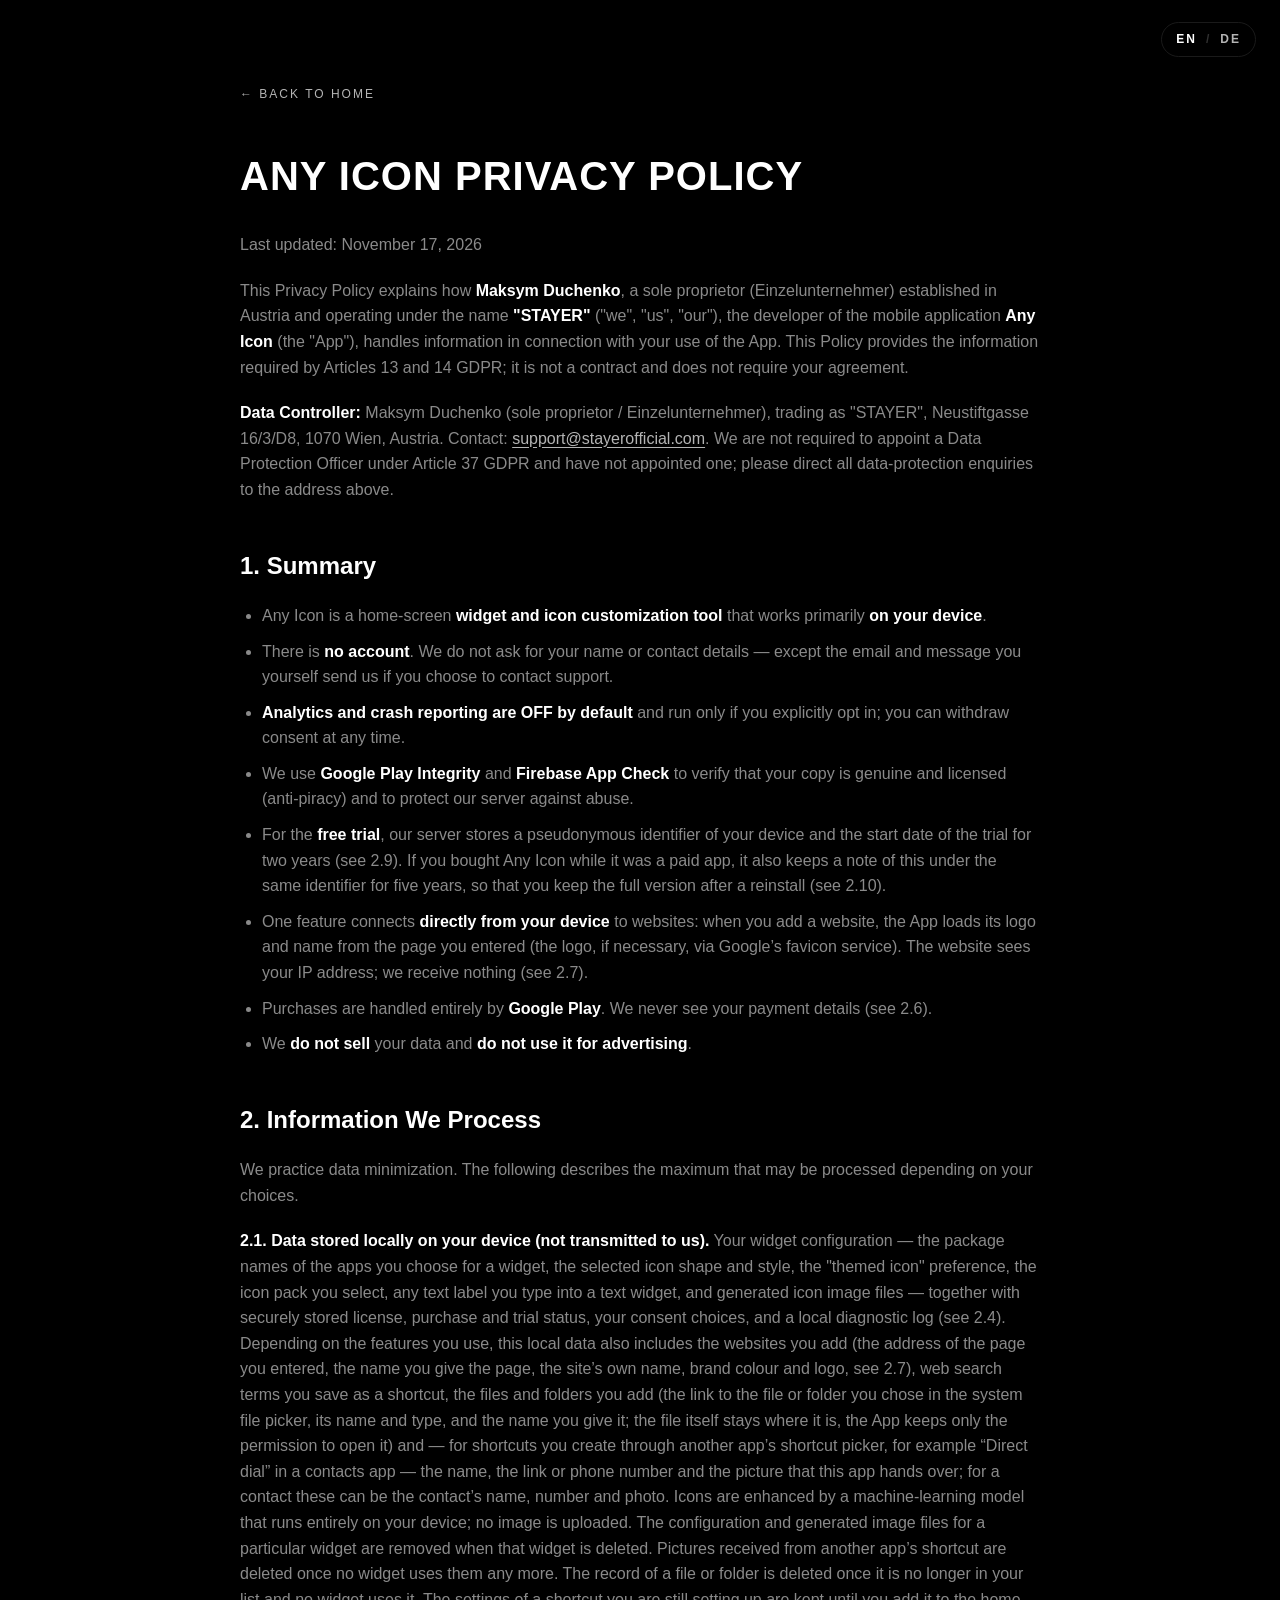
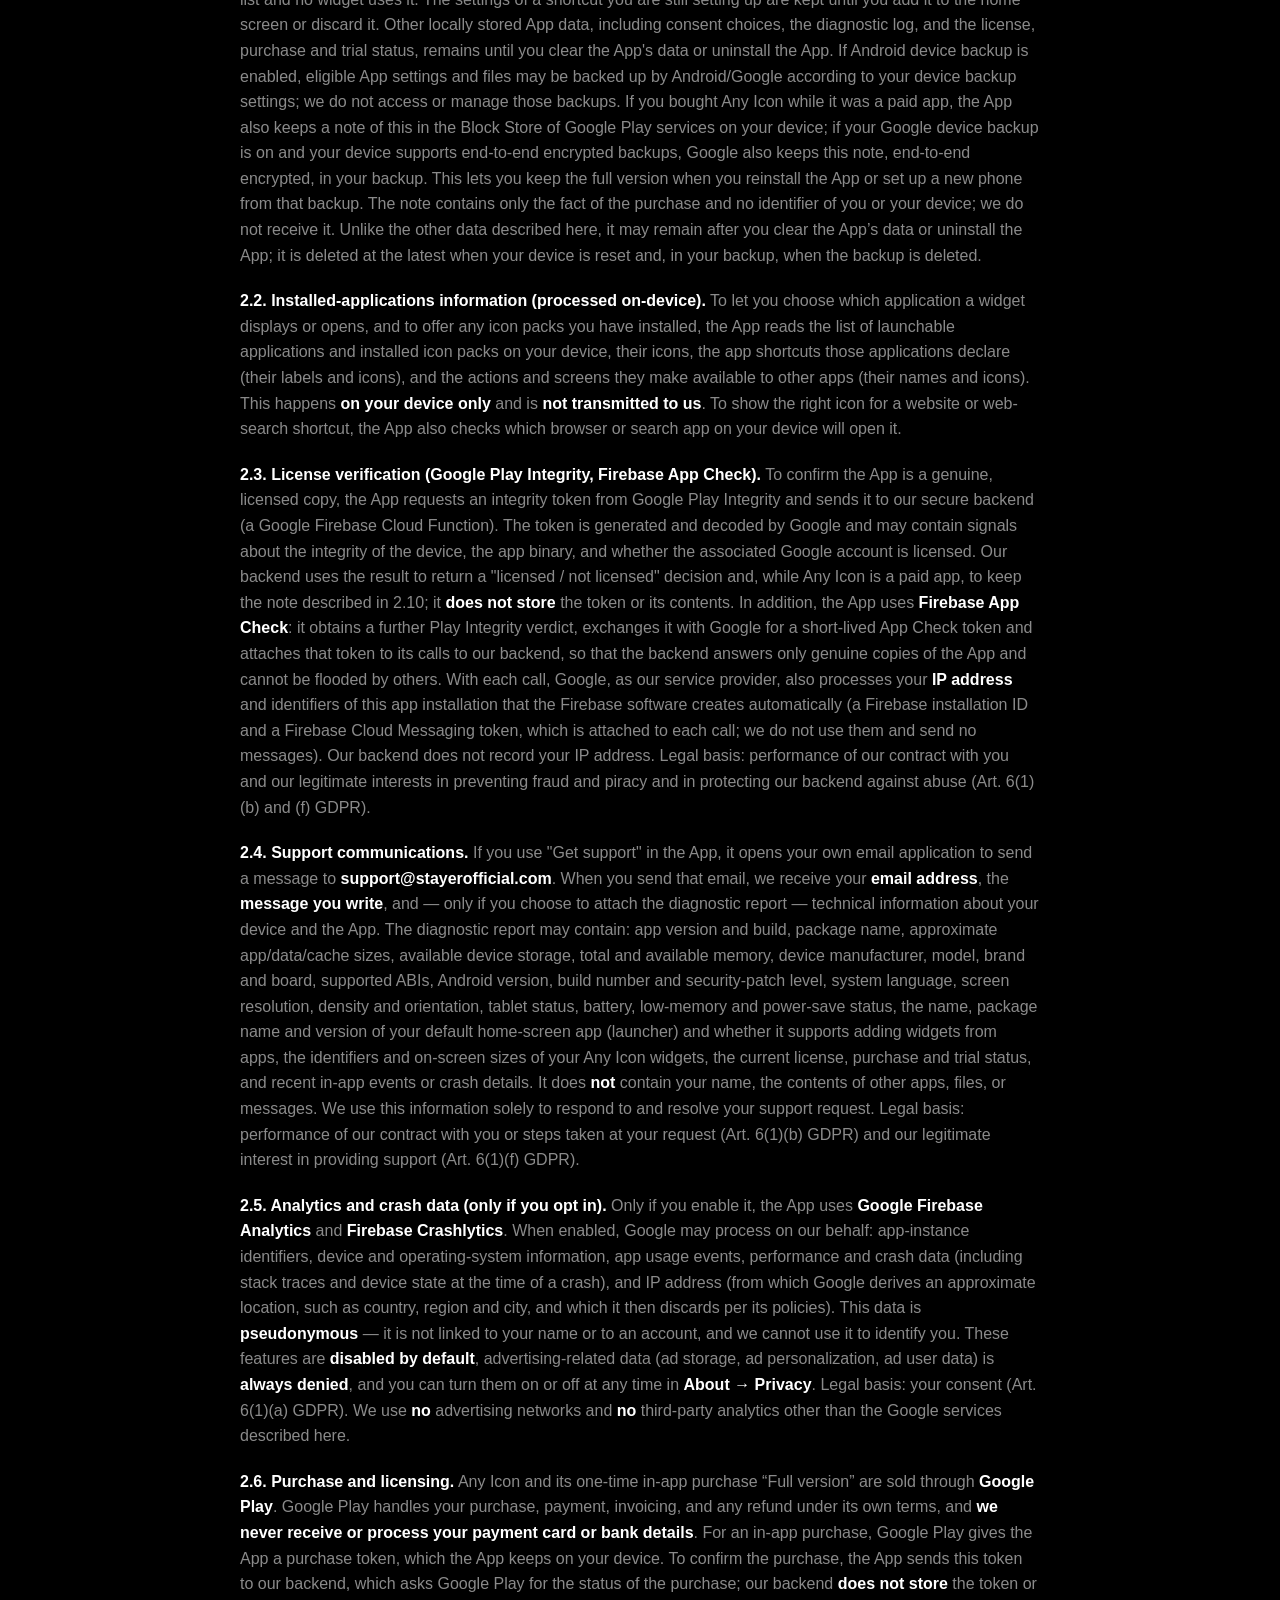
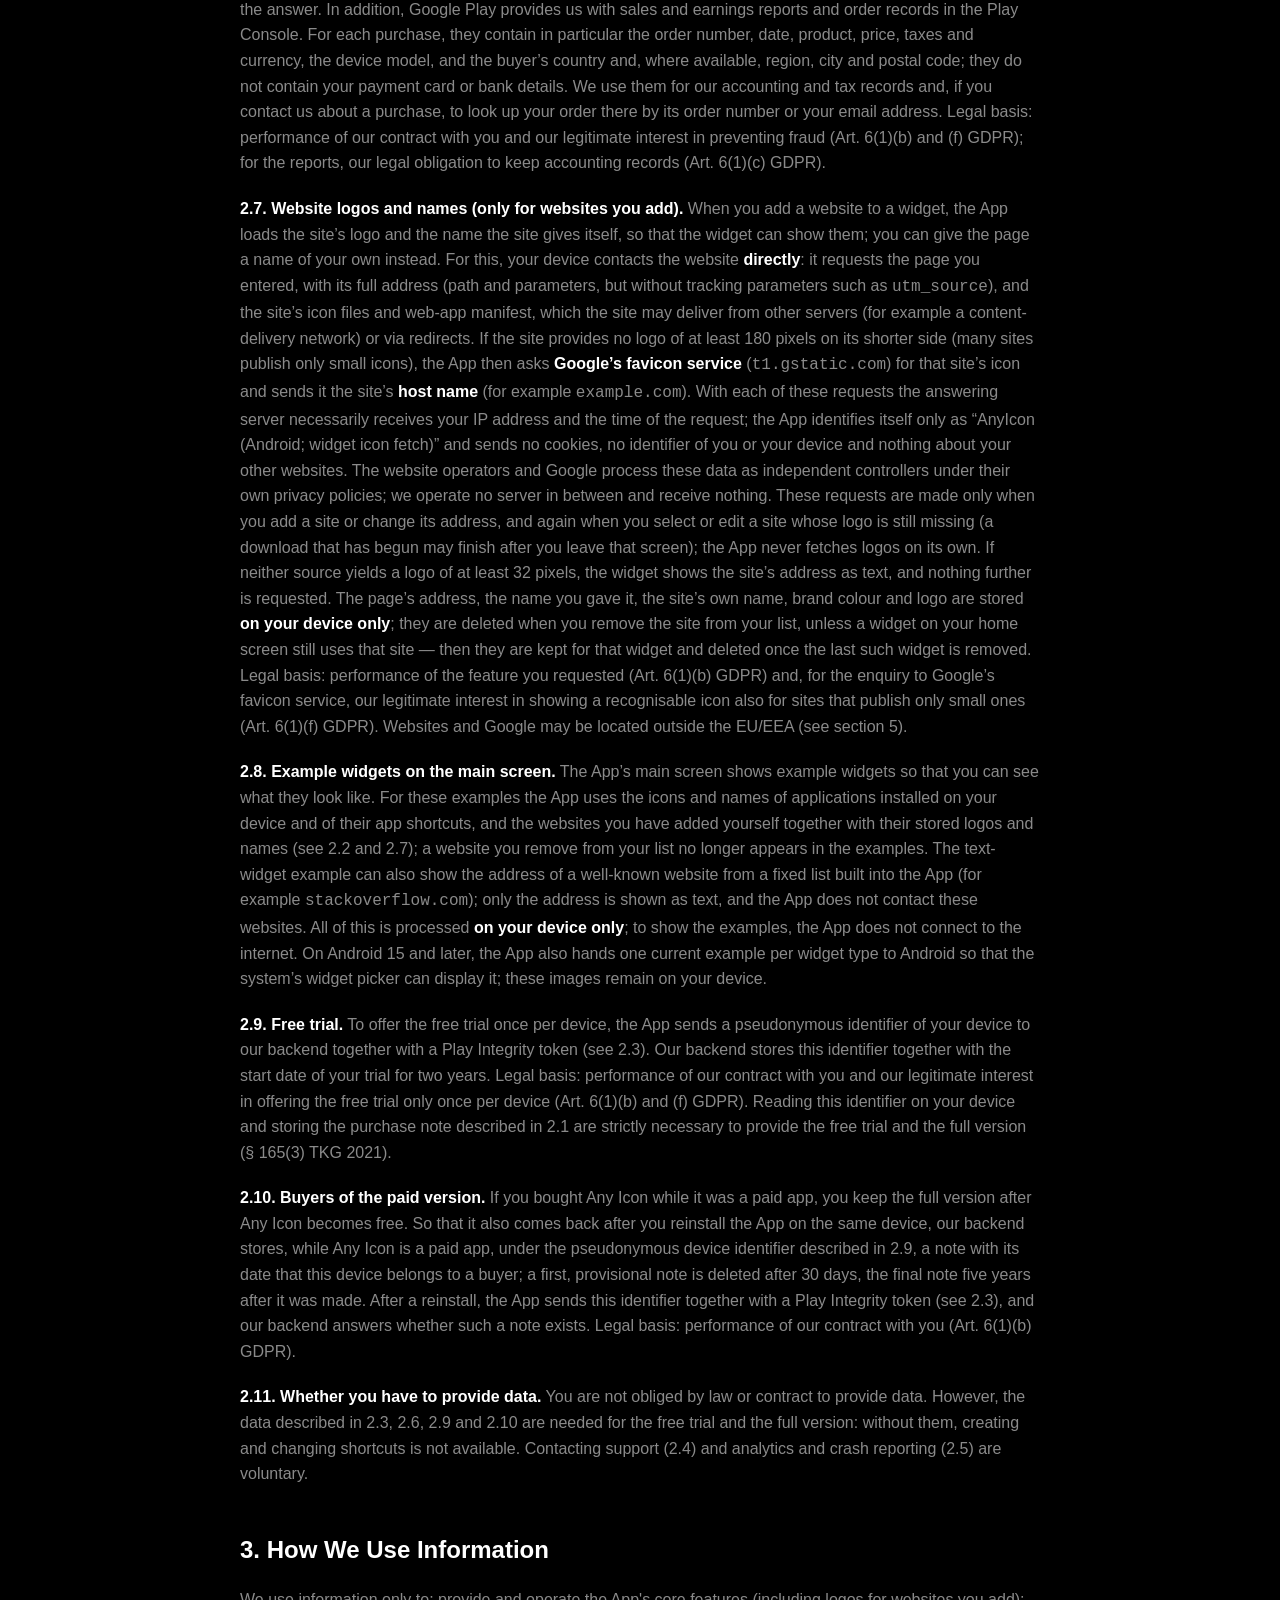
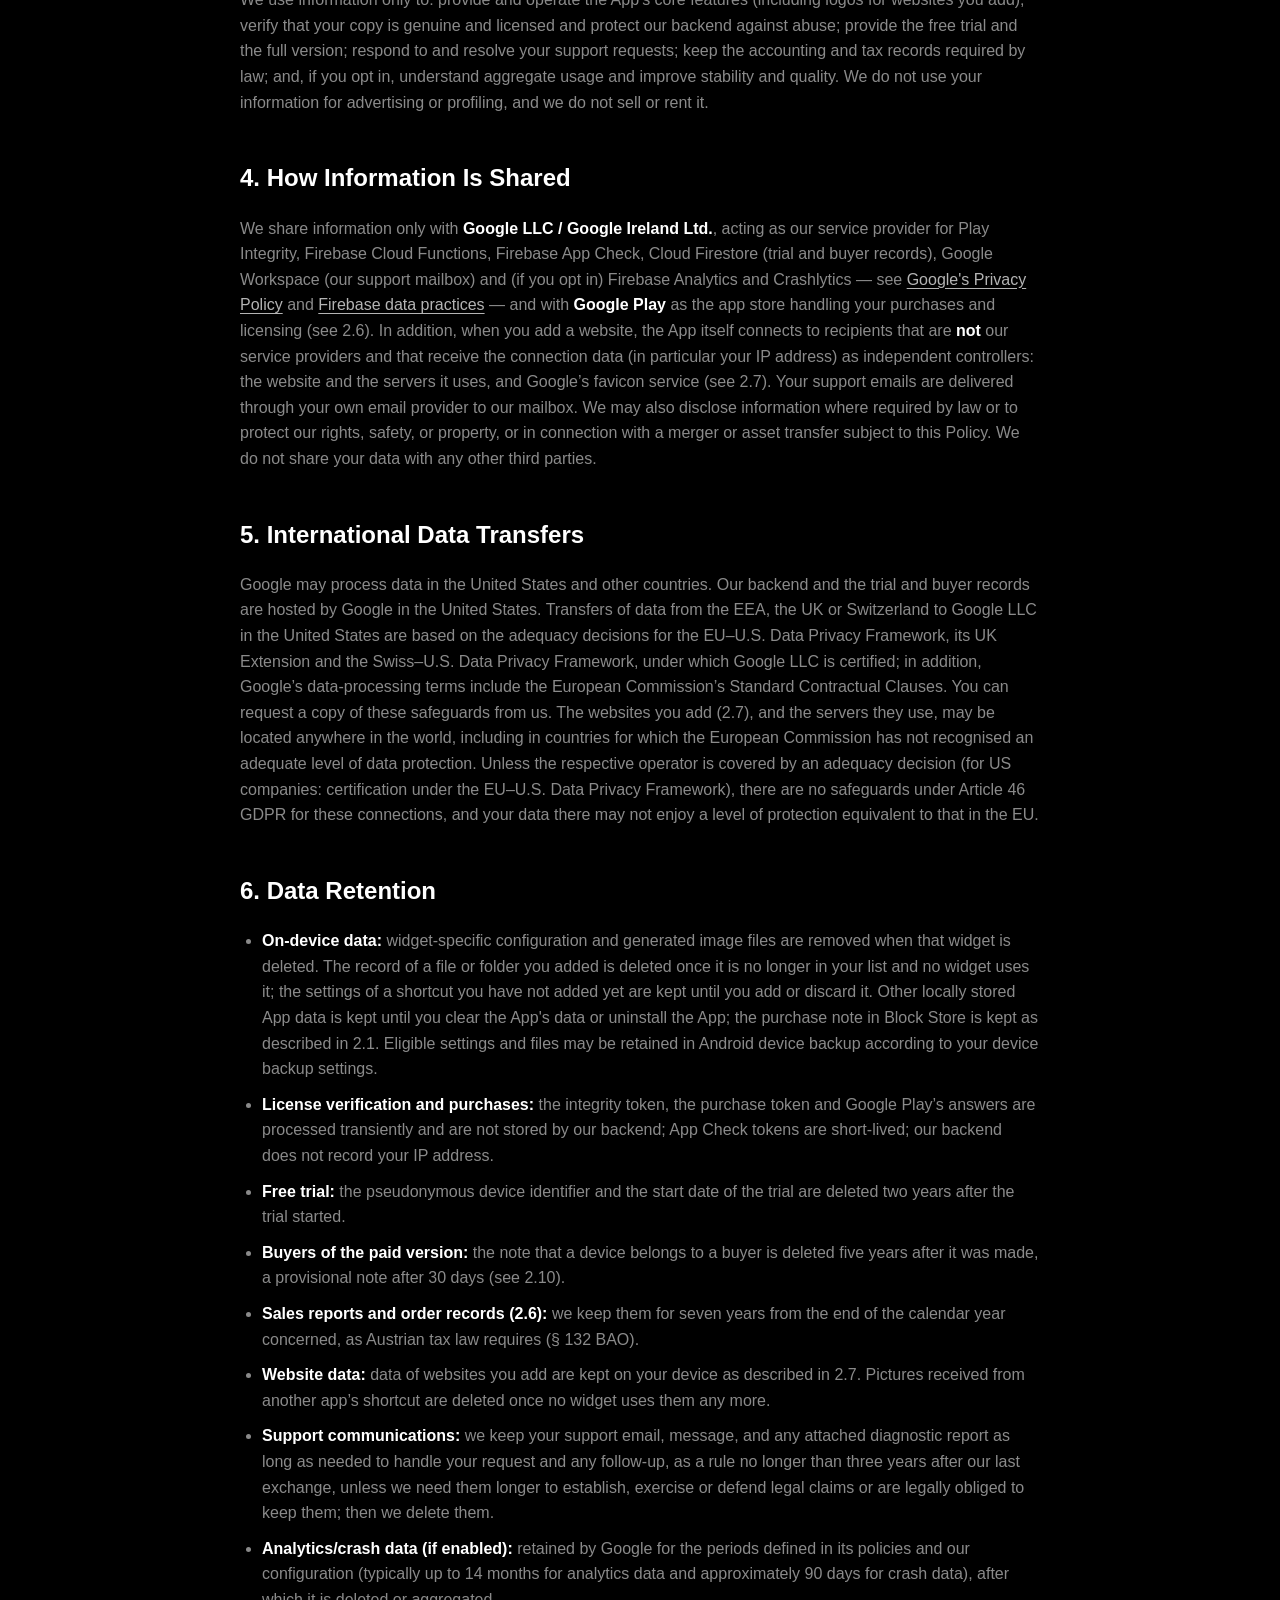
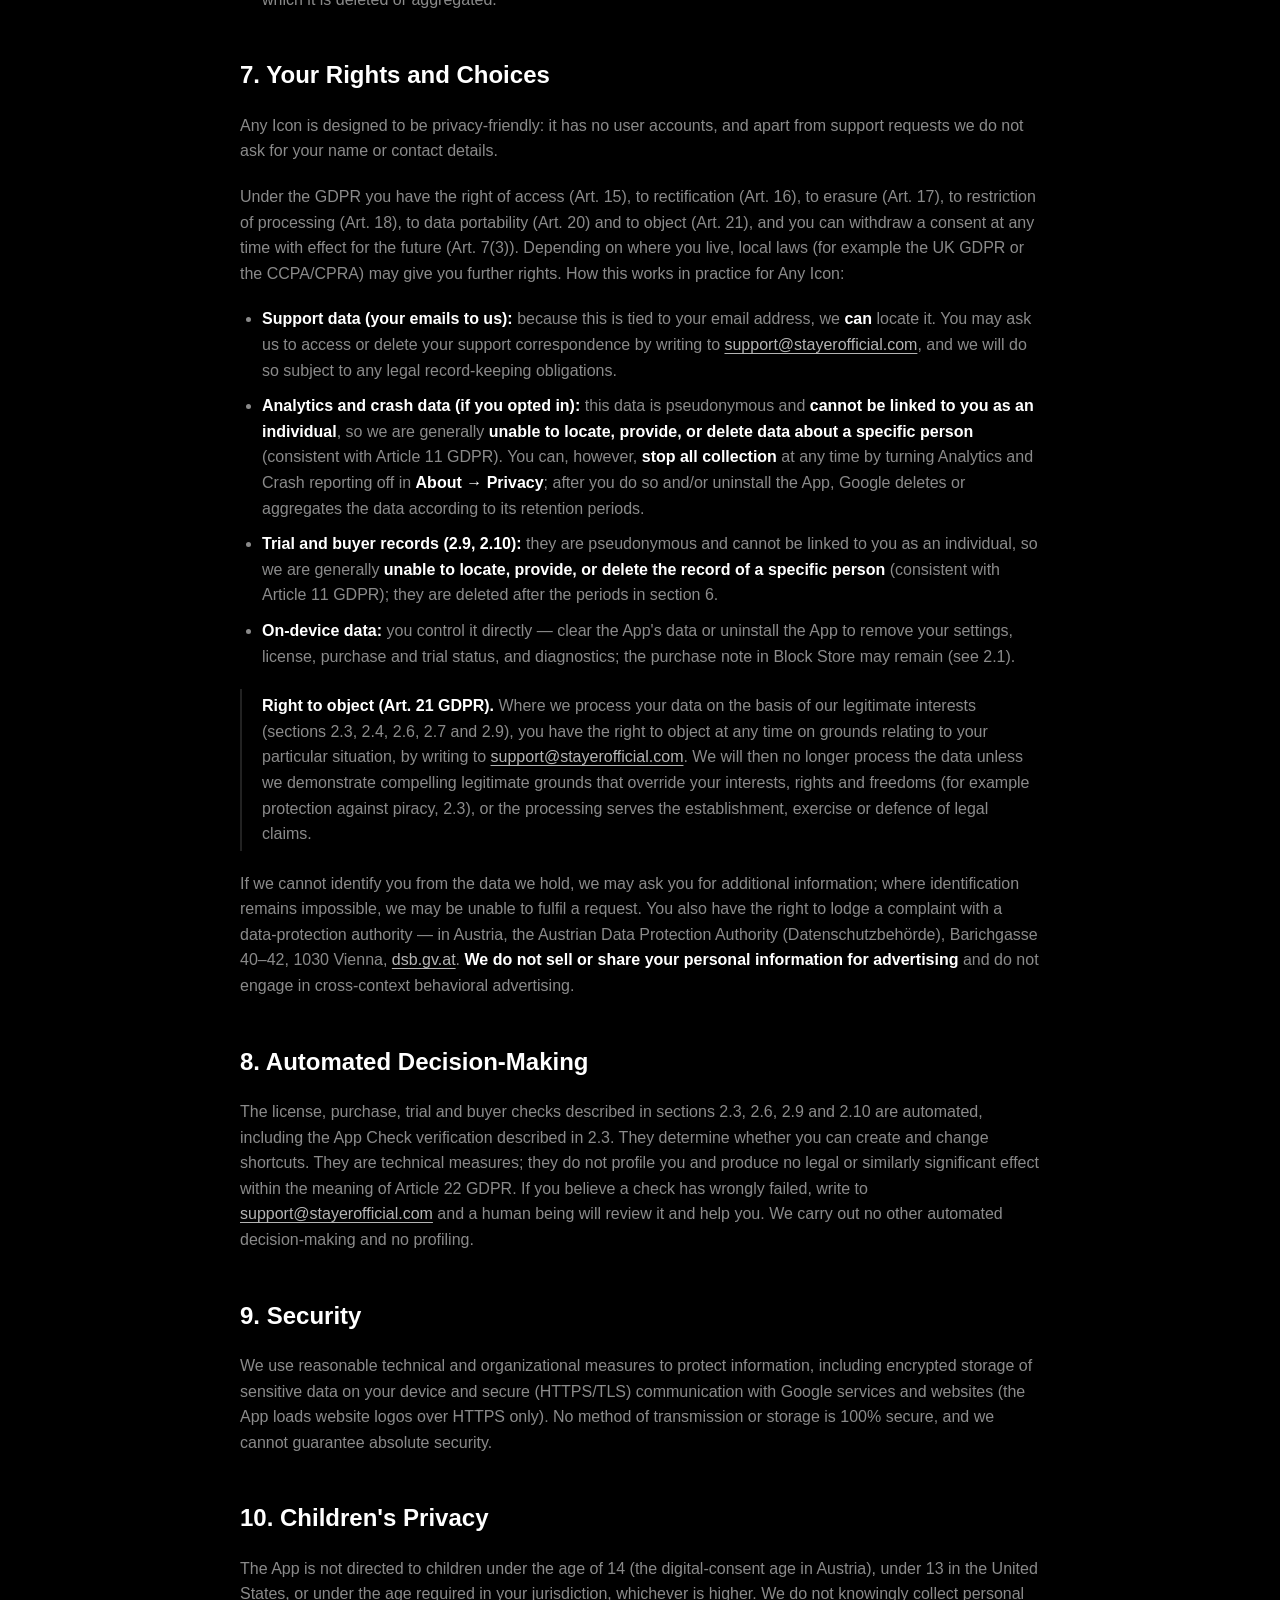
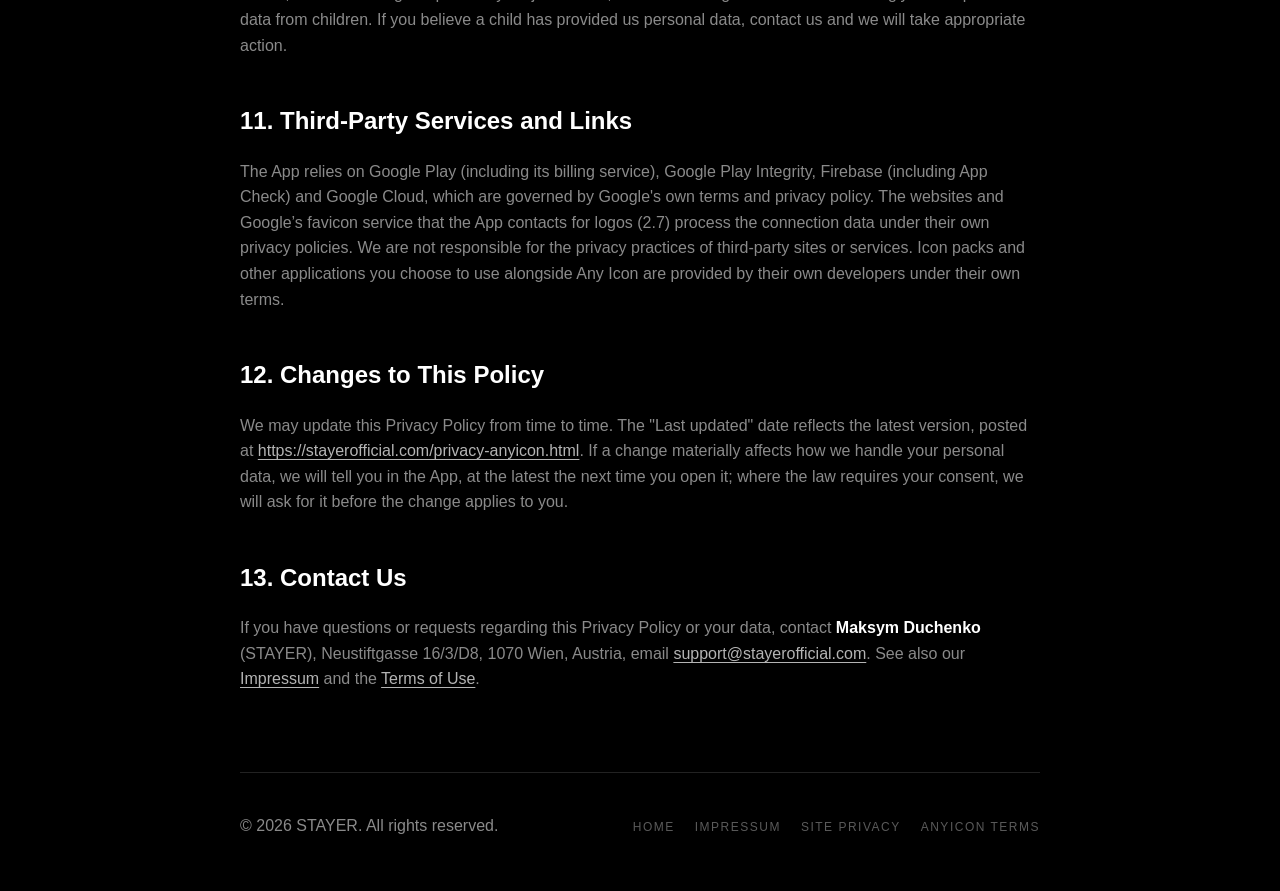
<file: privacy-anyicon.html>
<!DOCTYPE html>
<html lang="en">
<head>
<meta charset="UTF-8">
<meta name="viewport" content="width=device-width, initial-scale=1, viewport-fit=cover">
<title>Any Icon — Privacy Policy | STAYER</title>
<meta name="description" content="Privacy Policy for the Any Icon Android application by Maksym Duchenko (STAYER), Vienna, Austria.">
<meta name="theme-color" content="#000000">
<link rel="canonical" href="https://stayerofficial.com/privacy-anyicon.html">
<link rel="icon" href="assets/favicon-32.png" sizes="32x32" type="image/png">
<link rel="apple-touch-icon" href="assets/apple-touch-icon.png">
<link rel="alternate" hreflang="en" href="https://stayerofficial.com/privacy-anyicon.html">
<link rel="alternate" hreflang="de" href="https://stayerofficial.com/privacy-anyicon-de.html">
<link rel="alternate" hreflang="x-default" href="https://stayerofficial.com/privacy-anyicon.html">
<link rel="stylesheet" href="assets/site.css?v=3">
</head>
<body class="doc">

<nav class="lang-switch" aria-label="Language">
  <a href="privacy-anyicon.html" hreflang="en" aria-current="page">EN</a><span class="sep" aria-hidden="true">/</span><a href="privacy-anyicon-de.html" hreflang="de">DE</a>
</nav>

<div class="container">
  <a href="index.html" class="back-link">&larr; Back to home</a>

  <h1>Any Icon Privacy Policy</h1>

  <p class="meta">Last updated: November 17, 2026</p>

  <p>This Privacy Policy explains how <strong>Maksym Duchenko</strong>, a sole proprietor (Einzelunternehmer) established in Austria and operating under the name <strong>&quot;STAYER&quot;</strong> (&quot;we&quot;, &quot;us&quot;, &quot;our&quot;), the developer of the mobile application <strong>Any Icon</strong> (the &quot;App&quot;), handles information in connection with your use of the App. This Policy provides the information required by Articles 13 and 14 GDPR; it is not a contract and does not require your agreement.</p>

  <p><strong>Data Controller:</strong> Maksym Duchenko (sole proprietor / Einzelunternehmer), trading as &quot;STAYER&quot;, Neustiftgasse 16/3/D8, 1070 Wien, Austria. Contact: <a href="mailto:support@stayerofficial.com">support@stayerofficial.com</a>. We are not required to appoint a Data Protection Officer under Article 37 GDPR and have not appointed one; please direct all data-protection enquiries to the address above.</p>

  <h2>1. Summary</h2>
  <ul>
    <li>Any Icon is a home-screen <strong>widget and icon customization tool</strong> that works primarily <strong>on your device</strong>.</li>
    <li>There is <strong>no account</strong>. We do not ask for your name or contact details — except the email and message you yourself send us if you choose to contact support.</li>
    <li><strong>Analytics and crash reporting are OFF by default</strong> and run only if you explicitly opt in; you can withdraw consent at any time.</li>
    <li>We use <strong>Google Play Integrity</strong> and <strong>Firebase App Check</strong> to verify that your copy is genuine and licensed (anti-piracy) and to protect our server against abuse.</li>
    <li>For the <strong>free trial</strong>, our server stores a pseudonymous identifier of your device and the start date of the trial for two years (see 2.9). If you bought Any Icon while it was a paid app, it also keeps a note of this under the same identifier for five years, so that you keep the full version after a reinstall (see 2.10).</li>
    <li>One feature connects <strong>directly from your device</strong> to websites: when you add a website, the App loads its logo and name from the page you entered (the logo, if necessary, via Google&rsquo;s favicon service). The website sees your IP address; we receive nothing (see 2.7).</li>
    <li>Purchases are handled entirely by <strong>Google Play</strong>. We never see your payment details (see 2.6).</li>
    <li>We <strong>do not sell</strong> your data and <strong>do not use it for advertising</strong>.</li>
  </ul>

  <h2>2. Information We Process</h2>
  <p>We practice data minimization. The following describes the maximum that may be processed depending on your choices.</p>

  <p><strong>2.1. Data stored locally on your device (not transmitted to us).</strong> Your widget configuration — the package names of the apps you choose for a widget, the selected icon shape and style, the &quot;themed icon&quot; preference, the icon pack you select, any text label you type into a text widget, and generated icon image files — together with securely stored license, purchase and trial status, your consent choices, and a local diagnostic log (see 2.4). Depending on the features you use, this local data also includes the websites you add (the address of the page you entered, the name you give the page, the site&rsquo;s own name, brand colour and logo, see 2.7), web search terms you save as a shortcut, the files and folders you add (the link to the file or folder you chose in the system file picker, its name and type, and the name you give it; the file itself stays where it is, the App keeps only the permission to open it) and &mdash; for shortcuts you create through another app&rsquo;s shortcut picker, for example &ldquo;Direct dial&rdquo; in a contacts app &mdash; the name, the link or phone number and the picture that this app hands over; for a contact these can be the contact&rsquo;s name, number and photo. Icons are enhanced by a machine-learning model that runs entirely on your device; no image is uploaded. The configuration and generated image files for a particular widget are removed when that widget is deleted. Pictures received from another app&rsquo;s shortcut are deleted once no widget uses them any more. The record of a file or folder is deleted once it is no longer in your list and no widget uses it. The settings of a shortcut you are still setting up are kept until you add it to the home screen or discard it. Other locally stored App data, including consent choices, the diagnostic log, and the license, purchase and trial status, remains until you clear the App's data or uninstall the App. If Android device backup is enabled, eligible App settings and files may be backed up by Android/Google according to your device backup settings; we do not access or manage those backups. If you bought Any Icon while it was a paid app, the App also keeps a note of this in the Block Store of Google Play services on your device; if your Google device backup is on and your device supports end-to-end encrypted backups, Google also keeps this note, end-to-end encrypted, in your backup. This lets you keep the full version when you reinstall the App or set up a new phone from that backup. The note contains only the fact of the purchase and no identifier of you or your device; we do not receive it. Unlike the other data described here, it may remain after you clear the App&rsquo;s data or uninstall the App; it is deleted at the latest when your device is reset and, in your backup, when the backup is deleted.</p>

  <p><strong>2.2. Installed-applications information (processed on-device).</strong> To let you choose which application a widget displays or opens, and to offer any icon packs you have installed, the App reads the list of launchable applications and installed icon packs on your device, their icons, the app shortcuts those applications declare (their labels and icons), and the actions and screens they make available to other apps (their names and icons). This happens <strong>on your device only</strong> and is <strong>not transmitted to us</strong>. To show the right icon for a website or web-search shortcut, the App also checks which browser or search app on your device will open it.</p>

  <p><strong>2.3. License verification (Google Play Integrity, Firebase App Check).</strong> To confirm the App is a genuine, licensed copy, the App requests an integrity token from Google Play Integrity and sends it to our secure backend (a Google Firebase Cloud Function). The token is generated and decoded by Google and may contain signals about the integrity of the device, the app binary, and whether the associated Google account is licensed. Our backend uses the result to return a &quot;licensed / not licensed&quot; decision and, while Any Icon is a paid app, to keep the note described in 2.10; it <strong>does not store</strong> the token or its contents. In addition, the App uses <strong>Firebase App Check</strong>: it obtains a further Play Integrity verdict, exchanges it with Google for a short-lived App Check token and attaches that token to its calls to our backend, so that the backend answers only genuine copies of the App and cannot be flooded by others. With each call, Google, as our service provider, also processes your <strong>IP address</strong> and identifiers of this app installation that the Firebase software creates automatically (a Firebase installation ID and a Firebase Cloud Messaging token, which is attached to each call; we do not use them and send no messages). Our backend does not record your IP address. Legal basis: performance of our contract with you and our legitimate interests in preventing fraud and piracy and in protecting our backend against abuse (Art. 6(1)(b) and (f) GDPR).</p>

  <p><strong>2.4. Support communications.</strong> If you use &quot;Get support&quot; in the App, it opens your own email application to send a message to <strong>support@stayerofficial.com</strong>. When you send that email, we receive your <strong>email address</strong>, the <strong>message you write</strong>, and — only if you choose to attach the diagnostic report — technical information about your device and the App. The diagnostic report may contain: app version and build, package name, approximate app/data/cache sizes, available device storage, total and available memory, device manufacturer, model, brand and board, supported ABIs, Android version, build number and security-patch level, system language, screen resolution, density and orientation, tablet status, battery, low-memory and power-save status, the name, package name and version of your default home-screen app (launcher) and whether it supports adding widgets from apps, the identifiers and on-screen sizes of your Any Icon widgets, the current license, purchase and trial status, and recent in-app events or crash details. It does <strong>not</strong> contain your name, the contents of other apps, files, or messages. We use this information solely to respond to and resolve your support request. Legal basis: performance of our contract with you or steps taken at your request (Art. 6(1)(b) GDPR) and our legitimate interest in providing support (Art. 6(1)(f) GDPR).</p>

  <p><strong>2.5. Analytics and crash data (only if you opt in).</strong> Only if you enable it, the App uses <strong>Google Firebase Analytics</strong> and <strong>Firebase Crashlytics</strong>. When enabled, Google may process on our behalf: app-instance identifiers, device and operating-system information, app usage events, performance and crash data (including stack traces and device state at the time of a crash), and IP address (from which Google derives an approximate location, such as country, region and city, and which it then discards per its policies). This data is <strong>pseudonymous</strong> — it is not linked to your name or to an account, and we cannot use it to identify you. These features are <strong>disabled by default</strong>, advertising-related data (ad storage, ad personalization, ad user data) is <strong>always denied</strong>, and you can turn them on or off at any time in <strong>About &rarr; Privacy</strong>. Legal basis: your consent (Art. 6(1)(a) GDPR). We use <strong>no</strong> advertising networks and <strong>no</strong> third-party analytics other than the Google services described here.</p>

  <p><strong>2.6. Purchase and licensing.</strong> Any Icon and its one-time in-app purchase &ldquo;Full version&rdquo; are sold through <strong>Google Play</strong>. Google Play handles your purchase, payment, invoicing, and any refund under its own terms, and <strong>we never receive or process your payment card or bank details</strong>. For an in-app purchase, Google Play gives the App a purchase token, which the App keeps on your device. To confirm the purchase, the App sends this token to our backend, which asks Google Play for the status of the purchase; our backend <strong>does not store</strong> the token or the answer. In addition, Google Play provides us with sales and earnings reports and order records in the Play Console. For each purchase, they contain in particular the order number, date, product, price, taxes and currency, the device model, and the buyer&rsquo;s country and, where available, region, city and postal code; they do not contain your payment card or bank details. We use them for our accounting and tax records and, if you contact us about a purchase, to look up your order there by its order number or your email address. Legal basis: performance of our contract with you and our legitimate interest in preventing fraud (Art. 6(1)(b) and (f) GDPR); for the reports, our legal obligation to keep accounting records (Art. 6(1)(c) GDPR).</p>

  <p><strong>2.7. Website logos and names (only for websites you add).</strong> When you add a website to a widget, the App loads the site&rsquo;s logo and the name the site gives itself, so that the widget can show them; you can give the page a name of your own instead. For this, your device contacts the website <strong>directly</strong>: it requests the page you entered, with its full address (path and parameters, but without tracking parameters such as <code>utm_source</code>), and the site&rsquo;s icon files and web-app manifest, which the site may deliver from other servers (for example a content-delivery network) or via redirects. If the site provides no logo of at least 180 pixels on its shorter side (many sites publish only small icons), the App then asks <strong>Google&rsquo;s favicon service</strong> (<code>t1.gstatic.com</code>) for that site&rsquo;s icon and sends it the site&rsquo;s <strong>host name</strong> (for example <code>example.com</code>). With each of these requests the answering server necessarily receives your IP address and the time of the request; the App identifies itself only as &ldquo;AnyIcon (Android; widget icon fetch)&rdquo; and sends no cookies, no identifier of you or your device and nothing about your other websites. The website operators and Google process these data as independent controllers under their own privacy policies; we operate no server in between and receive nothing. These requests are made only when you add a site or change its address, and again when you select or edit a site whose logo is still missing (a download that has begun may finish after you leave that screen); the App never fetches logos on its own. If neither source yields a logo of at least 32 pixels, the widget shows the site&rsquo;s address as text, and nothing further is requested. The page&rsquo;s address, the name you gave it, the site&rsquo;s own name, brand colour and logo are stored <strong>on your device only</strong>; they are deleted when you remove the site from your list, unless a widget on your home screen still uses that site &mdash; then they are kept for that widget and deleted once the last such widget is removed. Legal basis: performance of the feature you requested (Art. 6(1)(b) GDPR) and, for the enquiry to Google&rsquo;s favicon service, our legitimate interest in showing a recognisable icon also for sites that publish only small ones (Art. 6(1)(f) GDPR). Websites and Google may be located outside the EU/EEA (see section 5).</p>
  <p><strong>2.8. Example widgets on the main screen.</strong> The App&rsquo;s main screen shows example widgets so that you can see what they look like. For these examples the App uses the icons and names of applications installed on your device and of their app shortcuts, and the websites you have added yourself together with their stored logos and names (see 2.2 and 2.7); a website you remove from your list no longer appears in the examples. The text-widget example can also show the address of a well-known website from a fixed list built into the App (for example <code>stackoverflow.com</code>); only the address is shown as text, and the App does not contact these websites. All of this is processed <strong>on your device only</strong>; to show the examples, the App does not connect to the internet. On Android 15 and later, the App also hands one current example per widget type to Android so that the system&rsquo;s widget picker can display it; these images remain on your device.</p>
  <p><strong>2.9. Free trial.</strong> To offer the free trial once per device, the App sends a pseudonymous identifier of your device to our backend together with a Play Integrity token (see 2.3). Our backend stores this identifier together with the start date of your trial for two years. Legal basis: performance of our contract with you and our legitimate interest in offering the free trial only once per device (Art. 6(1)(b) and (f) GDPR). Reading this identifier on your device and storing the purchase note described in 2.1 are strictly necessary to provide the free trial and the full version (&sect;&nbsp;165(3) TKG 2021).</p>
  <p><strong>2.10. Buyers of the paid version.</strong> If you bought Any Icon while it was a paid app, you keep the full version after Any Icon becomes free. So that it also comes back after you reinstall the App on the same device, our backend stores, while Any Icon is a paid app, under the pseudonymous device identifier described in 2.9, a note with its date that this device belongs to a buyer; a first, provisional note is deleted after 30 days, the final note five years after it was made. After a reinstall, the App sends this identifier together with a Play Integrity token (see 2.3), and our backend answers whether such a note exists. Legal basis: performance of our contract with you (Art. 6(1)(b) GDPR).</p>
  <p><strong>2.11. Whether you have to provide data.</strong> You are not obliged by law or contract to provide data. However, the data described in 2.3, 2.6, 2.9 and 2.10 are needed for the free trial and the full version: without them, creating and changing shortcuts is not available. Contacting support (2.4) and analytics and crash reporting (2.5) are voluntary.</p>

  <h2>3. How We Use Information</h2>
  <p>We use information only to: provide and operate the App's core features (including logos for websites you add); verify that your copy is genuine and licensed and protect our backend against abuse; provide the free trial and the full version; respond to and resolve your support requests; keep the accounting and tax records required by law; and, if you opt in, understand aggregate usage and improve stability and quality. We do not use your information for advertising or profiling, and we do not sell or rent it.</p>

  <h2>4. How Information Is Shared</h2>
  <p>We share information only with <strong>Google LLC / Google Ireland Ltd.</strong>, acting as our service provider for Play Integrity, Firebase Cloud Functions, Firebase App Check, Cloud Firestore (trial and buyer records), Google Workspace (our support mailbox) and (if you opt in) Firebase Analytics and Crashlytics &mdash; see <a href="https://policies.google.com/privacy" target="_blank" rel="noopener noreferrer">Google's Privacy Policy</a> and <a href="https://firebase.google.com/support/privacy" target="_blank" rel="noopener noreferrer">Firebase data practices</a> &mdash; and with <strong>Google Play</strong> as the app store handling your purchases and licensing (see 2.6). In addition, when you add a website, the App itself connects to recipients that are <strong>not</strong> our service providers and that receive the connection data (in particular your IP address) as independent controllers: the website and the servers it uses, and Google&rsquo;s favicon service (see 2.7). Your support emails are delivered through your own email provider to our mailbox. We may also disclose information where required by law or to protect our rights, safety, or property, or in connection with a merger or asset transfer subject to this Policy. We do not share your data with any other third parties.</p>

  <h2>5. International Data Transfers</h2>
  <p>Google may process data in the United States and other countries. Our backend and the trial and buyer records are hosted by Google in the United States. Transfers of data from the EEA, the UK or Switzerland to Google LLC in the United States are based on the adequacy decisions for the EU&ndash;U.S. Data Privacy Framework, its UK Extension and the Swiss&ndash;U.S. Data Privacy Framework, under which Google LLC is certified; in addition, Google&rsquo;s data-processing terms include the European Commission&rsquo;s Standard Contractual Clauses. You can request a copy of these safeguards from us. The websites you add (2.7), and the servers they use, may be located anywhere in the world, including in countries for which the European Commission has not recognised an adequate level of data protection. Unless the respective operator is covered by an adequacy decision (for US companies: certification under the EU&ndash;U.S. Data Privacy Framework), there are no safeguards under Article 46 GDPR for these connections, and your data there may not enjoy a level of protection equivalent to that in the EU.</p>

  <h2>6. Data Retention</h2>
  <ul>
    <li><strong>On-device data:</strong> widget-specific configuration and generated image files are removed when that widget is deleted. The record of a file or folder you added is deleted once it is no longer in your list and no widget uses it; the settings of a shortcut you have not added yet are kept until you add or discard it. Other locally stored App data is kept until you clear the App's data or uninstall the App; the purchase note in Block Store is kept as described in 2.1. Eligible settings and files may be retained in Android device backup according to your device backup settings.</li>
    <li><strong>License verification and purchases:</strong> the integrity token, the purchase token and Google Play&rsquo;s answers are processed transiently and are not stored by our backend; App Check tokens are short-lived; our backend does not record your IP address.</li>
    <li><strong>Free trial:</strong> the pseudonymous device identifier and the start date of the trial are deleted two years after the trial started.</li>
    <li><strong>Buyers of the paid version:</strong> the note that a device belongs to a buyer is deleted five years after it was made, a provisional note after 30 days (see 2.10).</li>
    <li><strong>Sales reports and order records (2.6):</strong> we keep them for seven years from the end of the calendar year concerned, as Austrian tax law requires (&sect;&nbsp;132 BAO).</li>
    <li><strong>Website data:</strong> data of websites you add are kept on your device as described in 2.7. Pictures received from another app&rsquo;s shortcut are deleted once no widget uses them any more.</li>
    <li><strong>Support communications:</strong> we keep your support email, message, and any attached diagnostic report as long as needed to handle your request and any follow-up, as a rule no longer than three years after our last exchange, unless we need them longer to establish, exercise or defend legal claims or are legally obliged to keep them; then we delete them.</li>
    <li><strong>Analytics/crash data (if enabled):</strong> retained by Google for the periods defined in its policies and our configuration (typically up to 14 months for analytics data and approximately 90 days for crash data), after which it is deleted or aggregated.</li>
  </ul>

  <h2>7. Your Rights and Choices</h2>
  <p>Any Icon is designed to be privacy-friendly: it has no user accounts, and apart from support requests we do not ask for your name or contact details.</p>
  <p>Under the GDPR you have the right of access (Art. 15), to rectification (Art. 16), to erasure (Art. 17), to restriction of processing (Art. 18), to data portability (Art. 20) and to object (Art. 21), and you can withdraw a consent at any time with effect for the future (Art. 7(3)). Depending on where you live, local laws (for example the UK GDPR or the CCPA/CPRA) may give you further rights. How this works in practice for Any Icon:</p>
  <ul>
    <li><strong>Support data (your emails to us):</strong> because this is tied to your email address, we <strong>can</strong> locate it. You may ask us to access or delete your support correspondence by writing to <a href="mailto:support@stayerofficial.com">support@stayerofficial.com</a>, and we will do so subject to any legal record-keeping obligations.</li>
    <li><strong>Analytics and crash data (if you opted in):</strong> this data is pseudonymous and <strong>cannot be linked to you as an individual</strong>, so we are generally <strong>unable to locate, provide, or delete data about a specific person</strong> (consistent with Article 11 GDPR). You can, however, <strong>stop all collection</strong> at any time by turning Analytics and Crash reporting off in <strong>About &rarr; Privacy</strong>; after you do so and/or uninstall the App, Google deletes or aggregates the data according to its retention periods.</li>
    <li><strong>Trial and buyer records (2.9, 2.10):</strong> they are pseudonymous and cannot be linked to you as an individual, so we are generally <strong>unable to locate, provide, or delete the record of a specific person</strong> (consistent with Article 11 GDPR); they are deleted after the periods in section 6.</li>
    <li><strong>On-device data:</strong> you control it directly — clear the App's data or uninstall the App to remove your settings, license, purchase and trial status, and diagnostics; the purchase note in Block Store may remain (see 2.1).</li>
  </ul>
  <div class="callout"><p><strong>Right to object (Art. 21 GDPR).</strong> Where we process your data on the basis of our legitimate interests (sections 2.3, 2.4, 2.6, 2.7 and 2.9), you have the right to object at any time on grounds relating to your particular situation, by writing to <a href="mailto:support@stayerofficial.com">support@stayerofficial.com</a>. We will then no longer process the data unless we demonstrate compelling legitimate grounds that override your interests, rights and freedoms (for example protection against piracy, 2.3), or the processing serves the establishment, exercise or defence of legal claims.</p></div>
  <p>If we cannot identify you from the data we hold, we may ask you for additional information; where identification remains impossible, we may be unable to fulfil a request. You also have the right to lodge a complaint with a data-protection authority — in Austria, the Austrian Data Protection Authority (Datenschutzbehörde), Barichgasse 40&ndash;42, 1030 Vienna, <a href="https://www.dsb.gv.at" target="_blank" rel="noopener noreferrer">dsb.gv.at</a>. <strong>We do not sell or share your personal information for advertising</strong> and do not engage in cross-context behavioral advertising.</p>

  <h2>8. Automated Decision-Making</h2>
  <p>The license, purchase, trial and buyer checks described in sections 2.3, 2.6, 2.9 and 2.10 are automated, including the App Check verification described in 2.3. They determine whether you can create and change shortcuts. They are technical measures; they do not profile you and produce no legal or similarly significant effect within the meaning of Article 22 GDPR. If you believe a check has wrongly failed, write to <a href="mailto:support@stayerofficial.com">support@stayerofficial.com</a> and a human being will review it and help you. We carry out no other automated decision-making and no profiling.</p>

  <h2>9. Security</h2>
  <p>We use reasonable technical and organizational measures to protect information, including encrypted storage of sensitive data on your device and secure (HTTPS/TLS) communication with Google services and websites (the App loads website logos over HTTPS only). No method of transmission or storage is 100% secure, and we cannot guarantee absolute security.</p>

  <h2>10. Children's Privacy</h2>
  <p>The App is not directed to children under the age of 14 (the digital-consent age in Austria), under 13 in the United States, or under the age required in your jurisdiction, whichever is higher. We do not knowingly collect personal data from children. If you believe a child has provided us personal data, contact us and we will take appropriate action.</p>

  <h2>11. Third-Party Services and Links</h2>
  <p>The App relies on Google Play (including its billing service), Google Play Integrity, Firebase (including App Check) and Google Cloud, which are governed by Google's own terms and privacy policy. The websites and Google&rsquo;s favicon service that the App contacts for logos (2.7) process the connection data under their own privacy policies. We are not responsible for the privacy practices of third-party sites or services. Icon packs and other applications you choose to use alongside Any Icon are provided by their own developers under their own terms.</p>

  <h2>12. Changes to This Policy</h2>
  <p>We may update this Privacy Policy from time to time. The &quot;Last updated&quot; date reflects the latest version, posted at <a href="https://stayerofficial.com/privacy-anyicon.html">https://stayerofficial.com/privacy-anyicon.html</a>. If a change materially affects how we handle your personal data, we will tell you in the App, at the latest the next time you open it; where the law requires your consent, we will ask for it before the change applies to you.</p>

  <h2>13. Contact Us</h2>
  <p>If you have questions or requests regarding this Privacy Policy or your data, contact <strong>Maksym Duchenko</strong> (STAYER), Neustiftgasse 16/3/D8, 1070 Wien, Austria, email <a href="mailto:support@stayerofficial.com">support@stayerofficial.com</a>. See also our <a href="impressum.html?lang=en">Impressum</a> and the <a href="terms-anyicon.html">Terms of Use</a>.</p>


  <footer class="site-footer">
    <p>© 2026 STAYER. All rights reserved.</p>
    <nav aria-label="Legal">
      <a href="index.html">Home</a>
      <a href="impressum.html?lang=en">Impressum</a>
      <a href="privacy.html">Site Privacy</a>
      <a href="terms-anyicon.html">AnyIcon Terms</a>
    </nav>
  </footer>
</div>

</body>
</html>
</file>
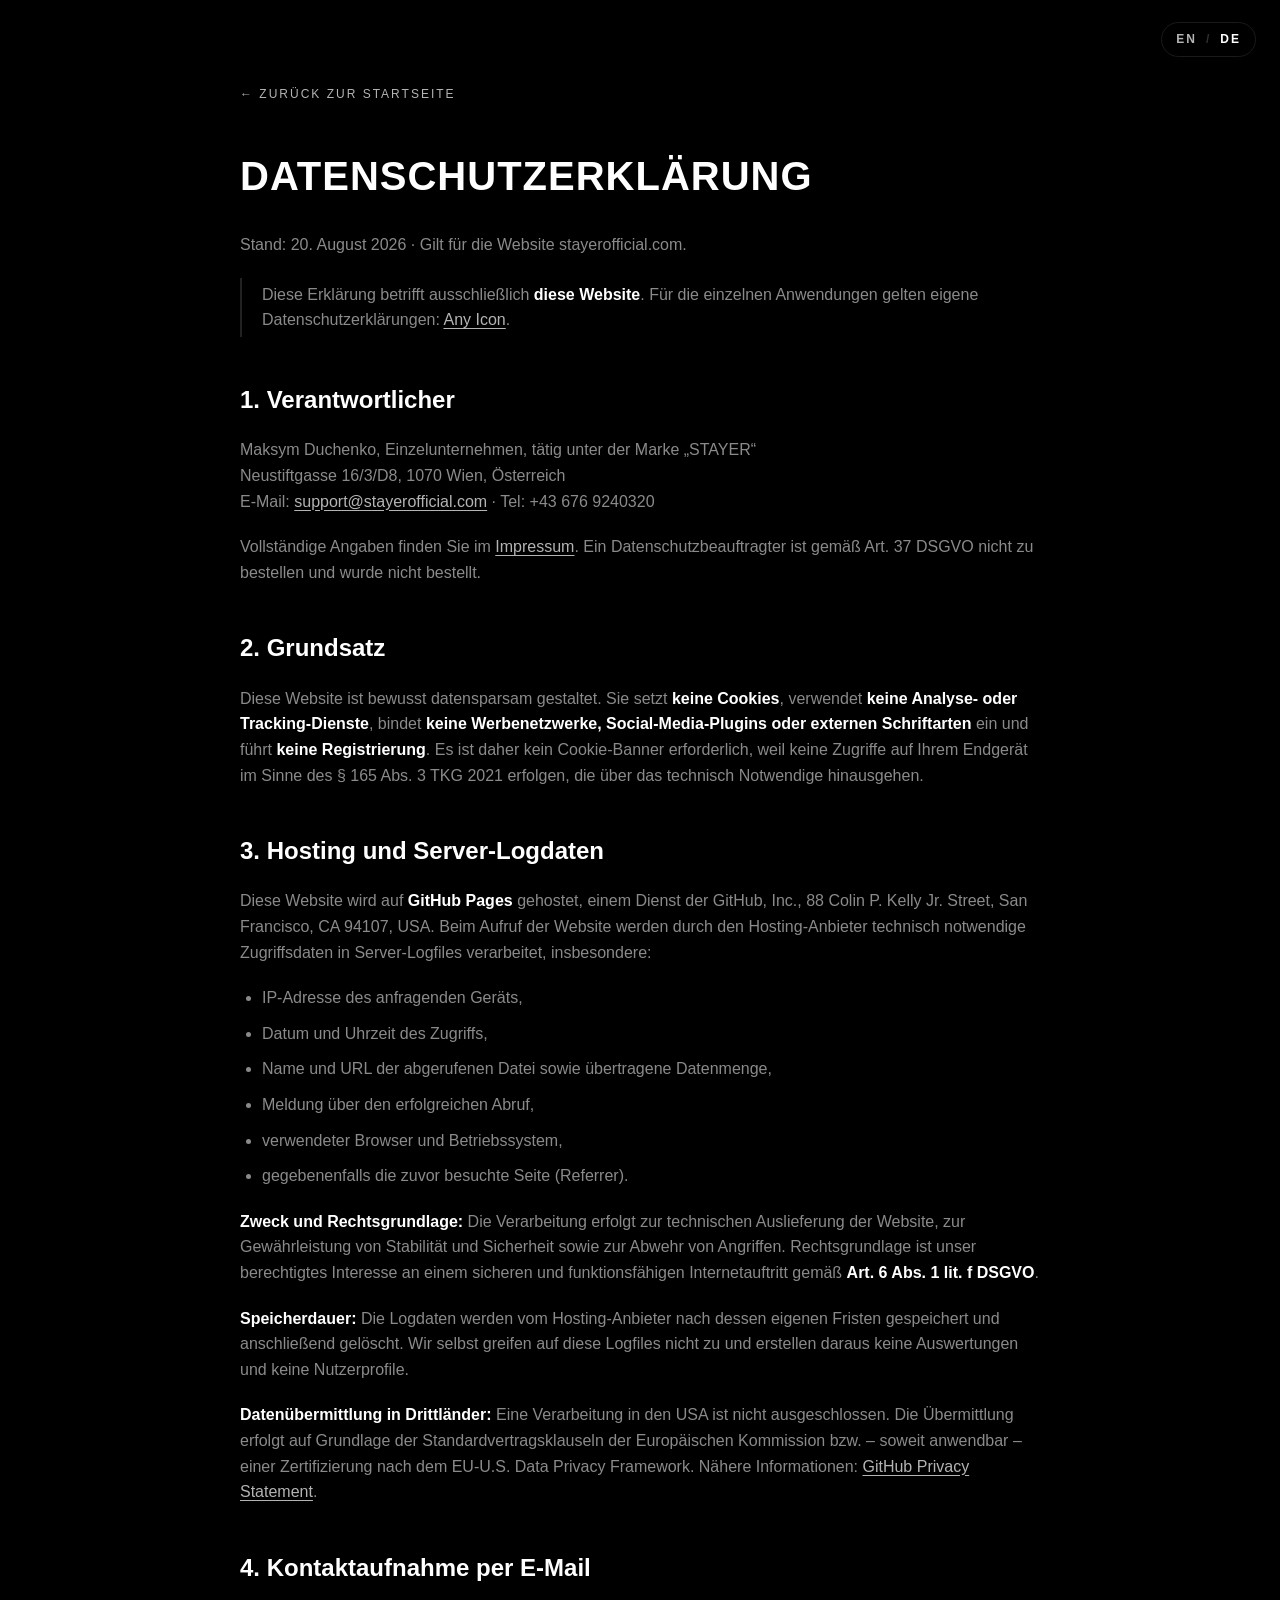
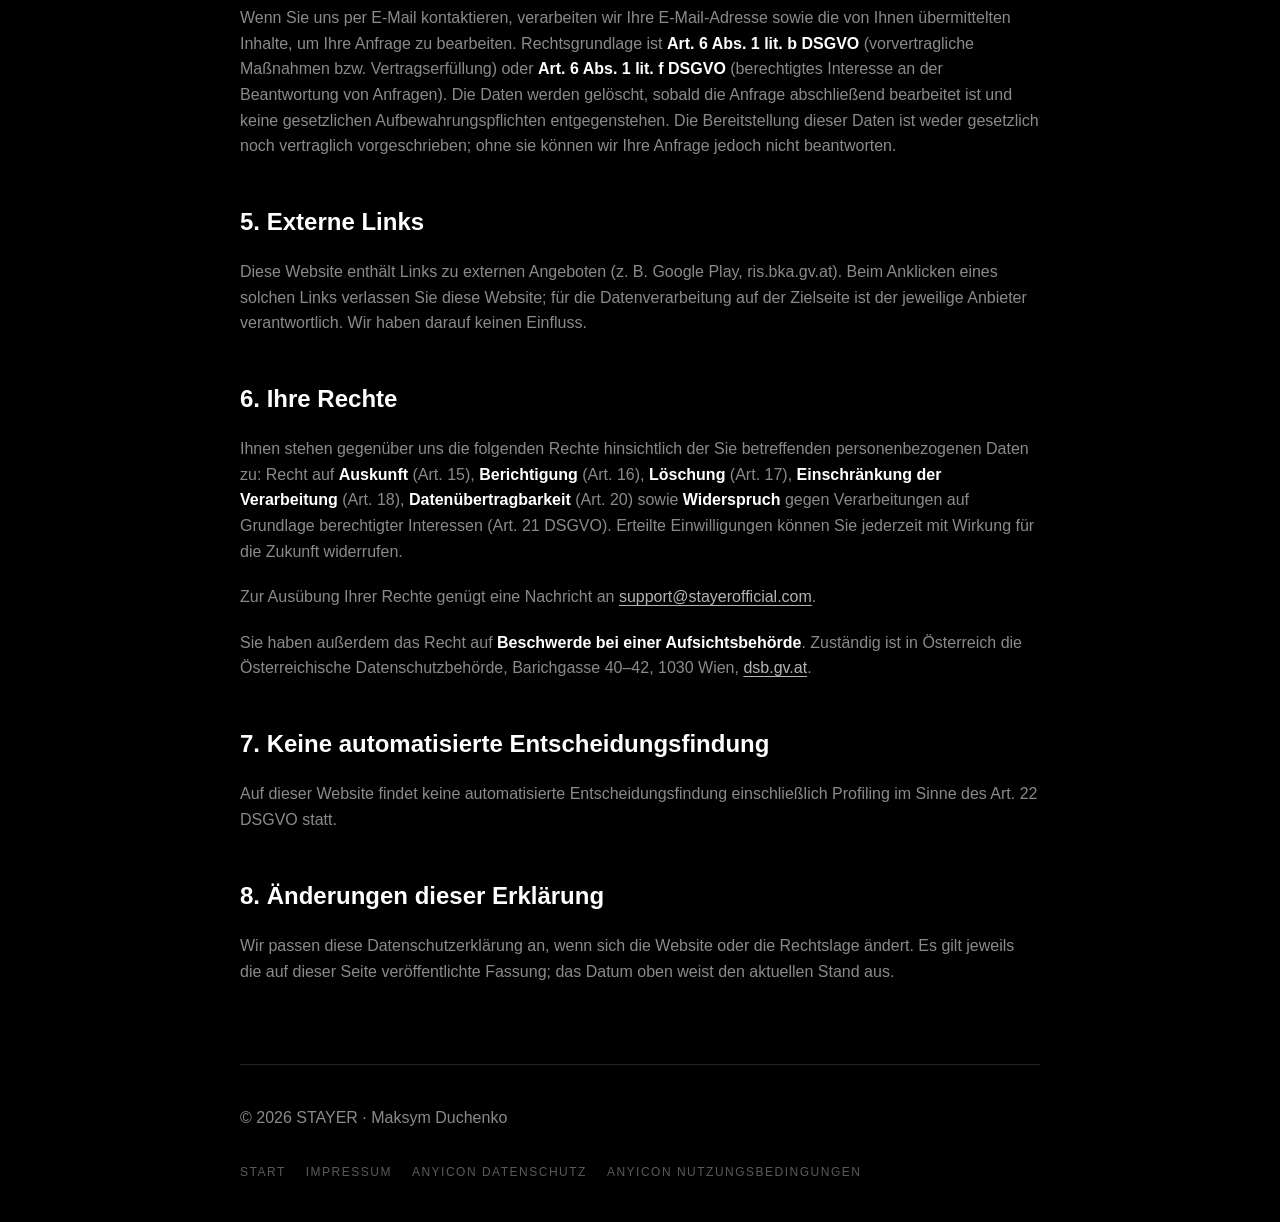
<file: privacy-de.html>
<!DOCTYPE html>
<html lang="de">
<head>
<meta charset="UTF-8">
<meta name="viewport" content="width=device-width, initial-scale=1, viewport-fit=cover">
<title>Datenschutzerklärung | STAYER</title>
<meta name="description" content="Datenschutzerklärung für die Website stayerofficial.com gemäß DSGVO und § 165 TKG 2021.">
<meta name="theme-color" content="#000000">
<link rel="canonical" href="https://stayerofficial.com/privacy-de.html">
<link rel="alternate" hreflang="en" href="https://stayerofficial.com/privacy.html">
<link rel="alternate" hreflang="de" href="https://stayerofficial.com/privacy-de.html">
<link rel="alternate" hreflang="x-default" href="https://stayerofficial.com/privacy.html">
<link rel="icon" href="assets/favicon-32.png" sizes="32x32" type="image/png">
<link rel="apple-touch-icon" href="assets/apple-touch-icon.png">
<link rel="stylesheet" href="assets/site.css?v=3">
</head>
<body class="doc">

<nav class="lang-switch" aria-label="Sprache">
  <a href="privacy.html" hreflang="en">EN</a><span class="sep" aria-hidden="true">/</span><a href="privacy-de.html" hreflang="de" aria-current="page">DE</a>
</nav>

<div class="container">
  <a href="index-de.html" class="back-link">&larr; Zurück zur Startseite</a>

  <h1>Datenschutzerklärung</h1>

  <p class="meta">Stand: 20. August 2026 · Gilt für die Website stayerofficial.com.</p>

  <div class="callout">
    <p>Diese Erklärung betrifft ausschließlich <strong>diese Website</strong>. Für die einzelnen Anwendungen gelten eigene Datenschutzerklärungen: <a href="privacy-anyicon-de.html">Any Icon</a>.</p>
  </div>

  <h2>1. Verantwortlicher</h2>
  <p>
    Maksym Duchenko, Einzelunternehmen, tätig unter der Marke „STAYER“<br>
    Neustiftgasse 16/3/D8, 1070 Wien, Österreich<br>
    E-Mail: <a href="mailto:support@stayerofficial.com">support@stayerofficial.com</a> · Tel: +43 676 9240320
  </p>
  <p>Vollständige Angaben finden Sie im <a href="impressum.html">Impressum</a>. Ein Datenschutzbeauftragter ist gemäß Art. 37 DSGVO nicht zu bestellen und wurde nicht bestellt.</p>

  <h2>2. Grundsatz</h2>
  <p>Diese Website ist bewusst datensparsam gestaltet. Sie setzt <strong>keine Cookies</strong>, verwendet <strong>keine Analyse- oder Tracking-Dienste</strong>, bindet <strong>keine Werbenetzwerke, Social-Media-Plugins oder externen Schriftarten</strong> ein und führt <strong>keine Registrierung</strong>. Es ist daher kein Cookie-Banner erforderlich, weil keine Zugriffe auf Ihrem Endgerät im Sinne des § 165 Abs. 3 TKG 2021 erfolgen, die über das technisch Notwendige hinausgehen.</p>

  <h2>3. Hosting und Server-Logdaten</h2>
  <p>Diese Website wird auf <strong>GitHub Pages</strong> gehostet, einem Dienst der GitHub, Inc., 88 Colin P. Kelly Jr. Street, San Francisco, CA 94107, USA. Beim Aufruf der Website werden durch den Hosting-Anbieter technisch notwendige Zugriffsdaten in Server-Logfiles verarbeitet, insbesondere:</p>
  <ul>
    <li>IP-Adresse des anfragenden Geräts,</li>
    <li>Datum und Uhrzeit des Zugriffs,</li>
    <li>Name und URL der abgerufenen Datei sowie übertragene Datenmenge,</li>
    <li>Meldung über den erfolgreichen Abruf,</li>
    <li>verwendeter Browser und Betriebssystem,</li>
    <li>gegebenenfalls die zuvor besuchte Seite (Referrer).</li>
  </ul>
  <p><strong>Zweck und Rechtsgrundlage:</strong> Die Verarbeitung erfolgt zur technischen Auslieferung der Website, zur Gewährleistung von Stabilität und Sicherheit sowie zur Abwehr von Angriffen. Rechtsgrundlage ist unser berechtigtes Interesse an einem sicheren und funktionsfähigen Internetauftritt gemäß <strong>Art. 6 Abs. 1 lit. f DSGVO</strong>.</p>
  <p><strong>Speicherdauer:</strong> Die Logdaten werden vom Hosting-Anbieter nach dessen eigenen Fristen gespeichert und anschließend gelöscht. Wir selbst greifen auf diese Logfiles nicht zu und erstellen daraus keine Auswertungen und keine Nutzerprofile.</p>
  <p><strong>Datenübermittlung in Drittländer:</strong> Eine Verarbeitung in den USA ist nicht ausgeschlossen. Die Übermittlung erfolgt auf Grundlage der Standardvertragsklauseln der Europäischen Kommission bzw. – soweit anwendbar – einer Zertifizierung nach dem EU-U.S. Data Privacy Framework. Nähere Informationen: <a href="https://docs.github.com/site-policy/privacy-policies/github-general-privacy-statement" target="_blank" rel="noopener noreferrer">GitHub Privacy Statement</a>.</p>

  <h2>4. Kontaktaufnahme per E-Mail</h2>
  <p>Wenn Sie uns per E-Mail kontaktieren, verarbeiten wir Ihre E-Mail-Adresse sowie die von Ihnen übermittelten Inhalte, um Ihre Anfrage zu bearbeiten. Rechtsgrundlage ist <strong>Art. 6 Abs. 1 lit. b DSGVO</strong> (vorvertragliche Maßnahmen bzw. Vertragserfüllung) oder <strong>Art. 6 Abs. 1 lit. f DSGVO</strong> (berechtigtes Interesse an der Beantwortung von Anfragen). Die Daten werden gelöscht, sobald die Anfrage abschließend bearbeitet ist und keine gesetzlichen Aufbewahrungspflichten entgegenstehen. Die Bereitstellung dieser Daten ist weder gesetzlich noch vertraglich vorgeschrieben; ohne sie können wir Ihre Anfrage jedoch nicht beantworten.</p>

  <h2>5. Externe Links</h2>
  <p>Diese Website enthält Links zu externen Angeboten (z. B. Google Play, ris.bka.gv.at). Beim Anklicken eines solchen Links verlassen Sie diese Website; für die Datenverarbeitung auf der Zielseite ist der jeweilige Anbieter verantwortlich. Wir haben darauf keinen Einfluss.</p>

  <h2>6. Ihre Rechte</h2>
  <p>Ihnen stehen gegenüber uns die folgenden Rechte hinsichtlich der Sie betreffenden personenbezogenen Daten zu: Recht auf <strong>Auskunft</strong> (Art. 15), <strong>Berichtigung</strong> (Art. 16), <strong>Löschung</strong> (Art. 17), <strong>Einschränkung der Verarbeitung</strong> (Art. 18), <strong>Datenübertragbarkeit</strong> (Art. 20) sowie <strong>Widerspruch</strong> gegen Verarbeitungen auf Grundlage berechtigter Interessen (Art. 21 DSGVO). Erteilte Einwilligungen können Sie jederzeit mit Wirkung für die Zukunft widerrufen.</p>
  <p>Zur Ausübung Ihrer Rechte genügt eine Nachricht an <a href="mailto:support@stayerofficial.com">support@stayerofficial.com</a>.</p>
  <p>Sie haben außerdem das Recht auf <strong>Beschwerde bei einer Aufsichtsbehörde</strong>. Zuständig ist in Österreich die Österreichische Datenschutzbehörde, Barichgasse 40–42, 1030 Wien, <a href="https://www.dsb.gv.at" target="_blank" rel="noopener noreferrer">dsb.gv.at</a>.</p>

  <h2>7. Keine automatisierte Entscheidungsfindung</h2>
  <p>Auf dieser Website findet keine automatisierte Entscheidungsfindung einschließlich Profiling im Sinne des Art. 22 DSGVO statt.</p>

  <h2>8. Änderungen dieser Erklärung</h2>
  <p>Wir passen diese Datenschutzerklärung an, wenn sich die Website oder die Rechtslage ändert. Es gilt jeweils die auf dieser Seite veröffentlichte Fassung; das Datum oben weist den aktuellen Stand aus.</p>

  <footer class="site-footer">
    <p>© 2026 STAYER · Maksym Duchenko</p>
    <nav aria-label="Rechtliches">
      <a href="index-de.html">Start</a>
      <a href="impressum.html">Impressum</a>
      <a href="privacy-anyicon-de.html">AnyIcon Datenschutz</a>
      <a href="terms-anyicon-de.html">AnyIcon Nutzungsbedingungen</a>
    </nav>
  </footer>
</div>

</body>
</html>
</file>
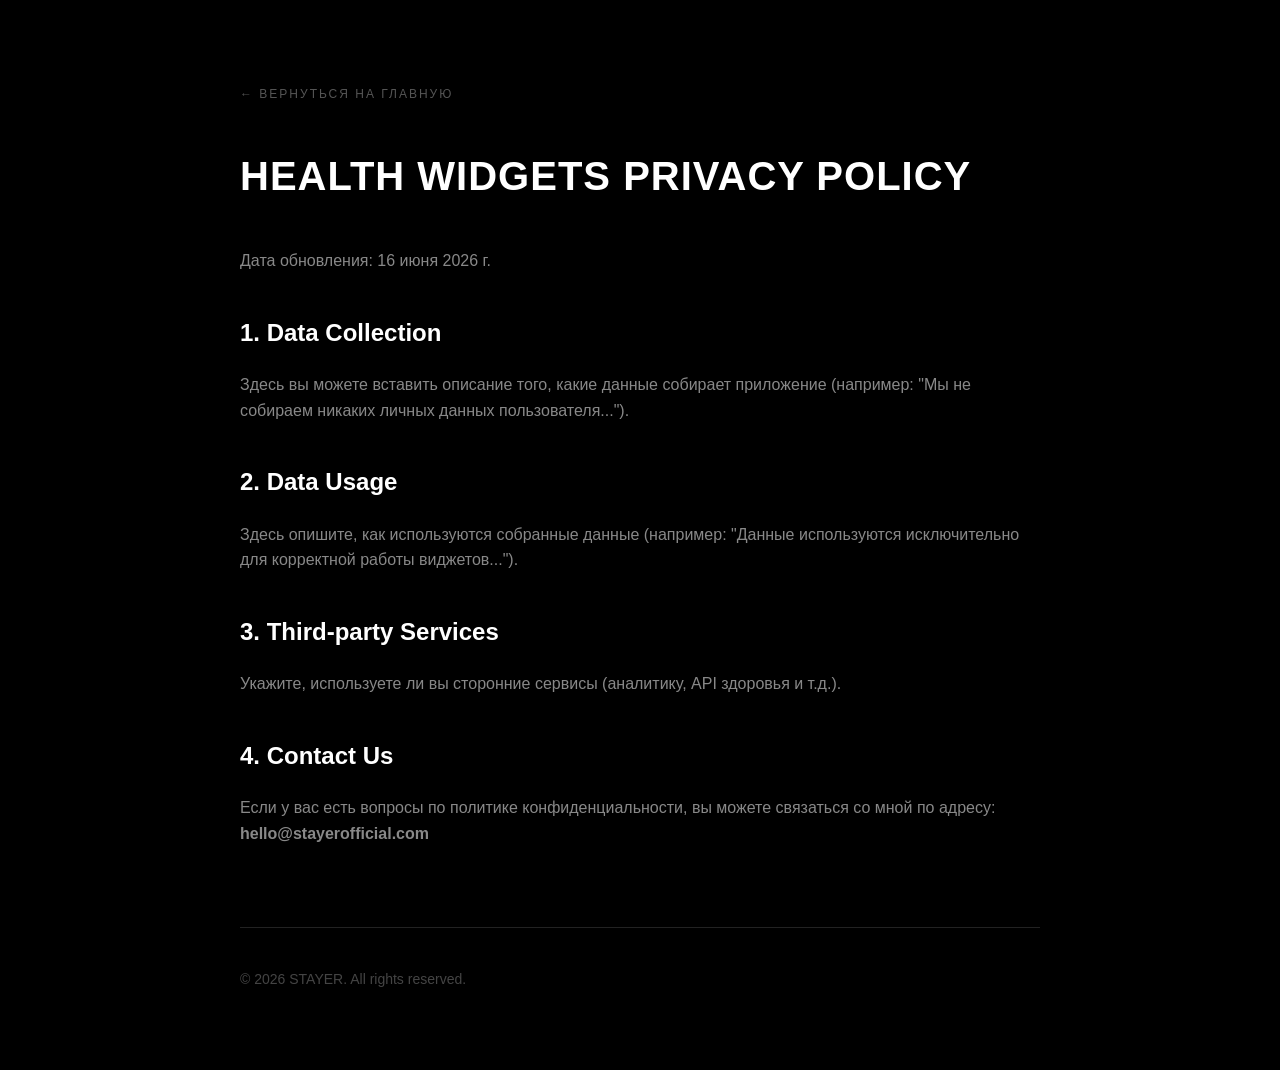
<file: privacy-health.html>
<!DOCTYPE html>
<html lang="ru">
<head>
    <meta charset="UTF-8">
    <meta name="viewport" content="width=device-width, initial-scale=1.0">
    <title>Privacy Policy | STAYER</title>
    <style>
        * { margin: 0; padding: 0; box-sizing: border-box; font-family: 'Helvetica Neue', Arial, sans-serif; }
        body { background-color: #000; color: #fff; padding: 80px 40px; line-height: 1.6; }
        
        .container { max-width: 800px; margin: 0 auto; }
        
        .back-link { display: inline-block; color: #555; text-decoration: none; margin-bottom: 40px; text-transform: uppercase; font-size: 12px; letter-spacing: 2px; transition: color 0.3s; }
        .back-link:hover { color: #fff; }

        h1 { font-size: 40px; font-weight: 900; text-transform: uppercase; margin-bottom: 40px; letter-spacing: 1px; }
        h2 { font-size: 24px; margin: 40px 0 20px; font-weight: 700; color: #fff; }
        p { color: #888; margin-bottom: 20px; font-size: 16px; }
        
        .footer { margin-top: 80px; padding-top: 40px; border-top: 1px solid #222; color: #444; font-size: 14px; }
        
        @media (max-width: 600px) { body { padding: 40px 20px; } h1 { font-size: 30px; } }
    </style>
</head>
<body>

    <div class="container">
        <a href="index.html" class="back-link">← Вернуться на главную</a>
        
        <h1>Health Widgets Privacy Policy</h1>
        
        <p>Дата обновления: 16 июня 2026 г.</p>

        <h2>1. Data Collection</h2>
        <p>Здесь вы можете вставить описание того, какие данные собирает приложение (например: "Мы не собираем никаких личных данных пользователя...").</p>

        <h2>2. Data Usage</h2>
        <p>Здесь опишите, как используются собранные данные (например: "Данные используются исключительно для корректной работы виджетов...").</p>

        <h2>3. Third-party Services</h2>
        <p>Укажите, используете ли вы сторонние сервисы (аналитику, API здоровья и т.д.).</p>

        <h2>4. Contact Us</h2>
        <p>Если у вас есть вопросы по политике конфиденциальности, вы можете связаться со мной по адресу: <b>hello@stayerofficial.com</b></p>

        <div class="footer">
            © 2026 STAYER. All rights reserved.
        </div>
    </div>

</body>
</html>
</file>
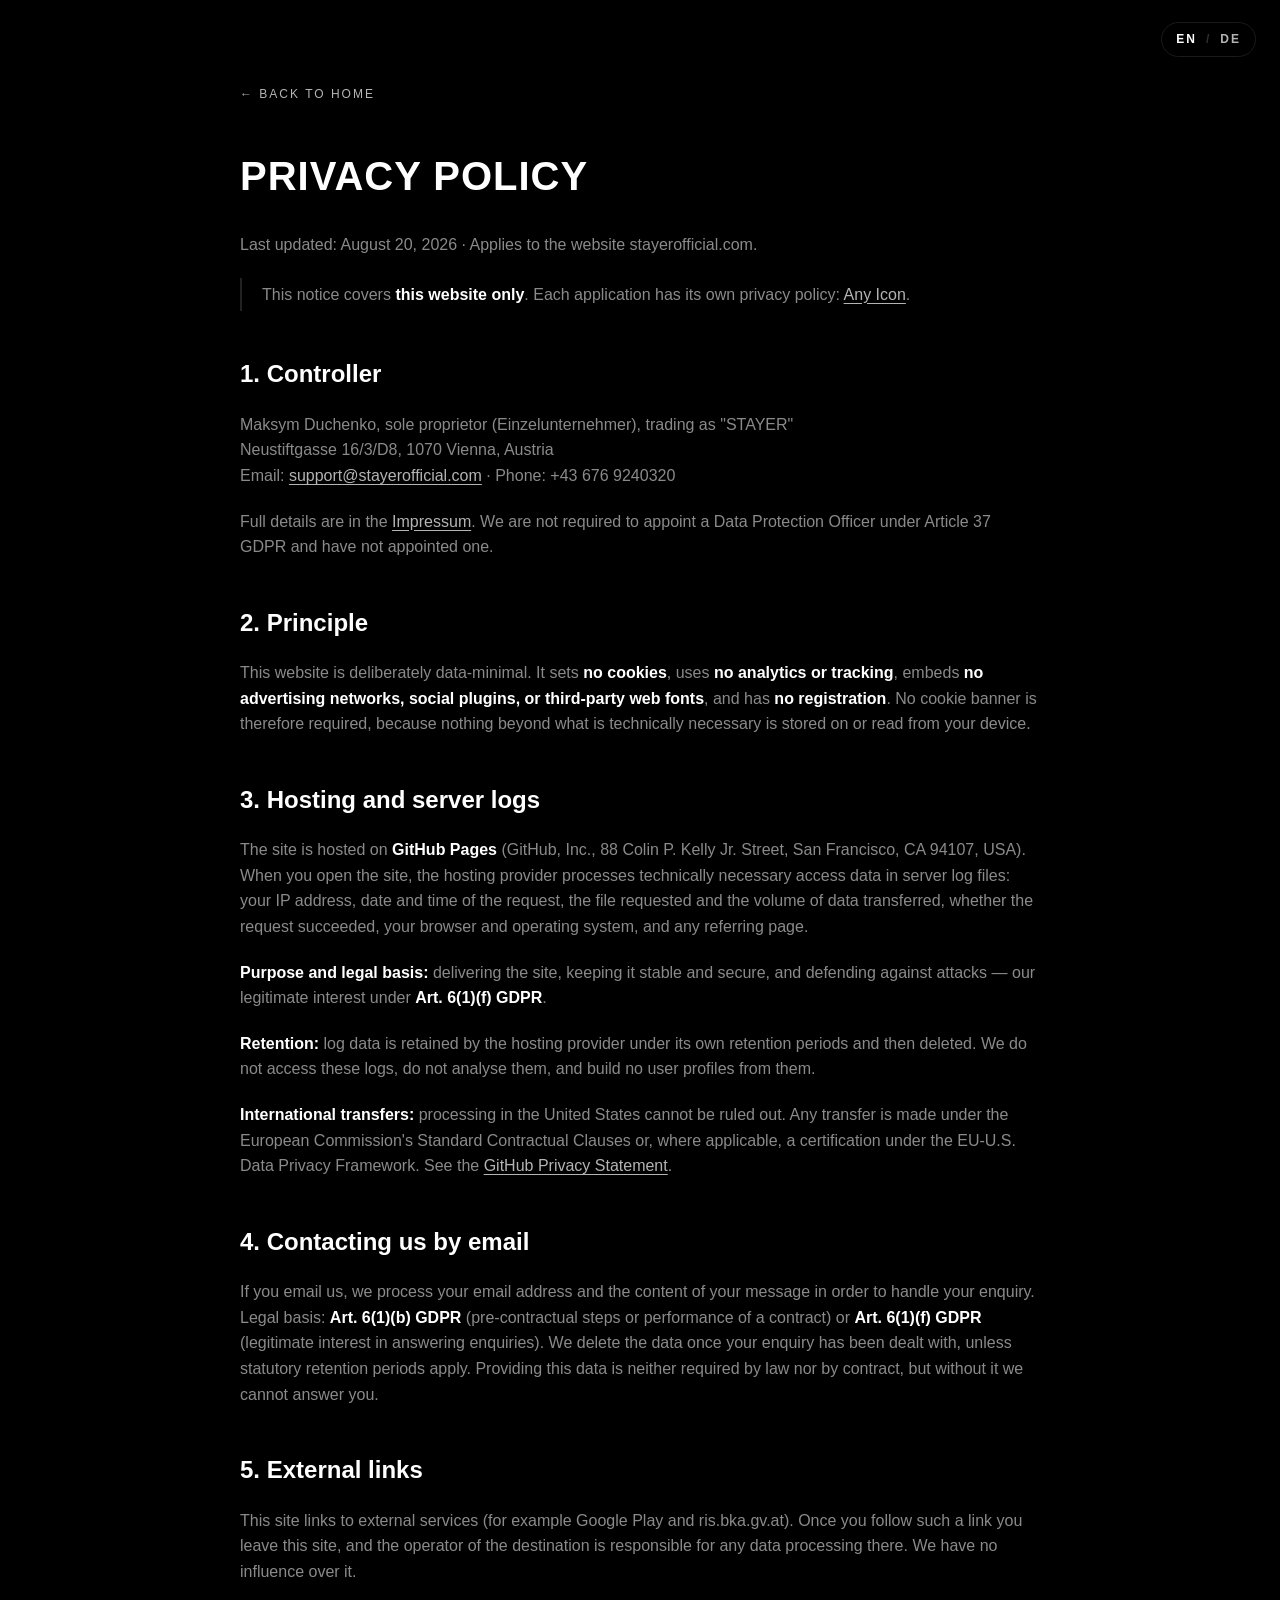
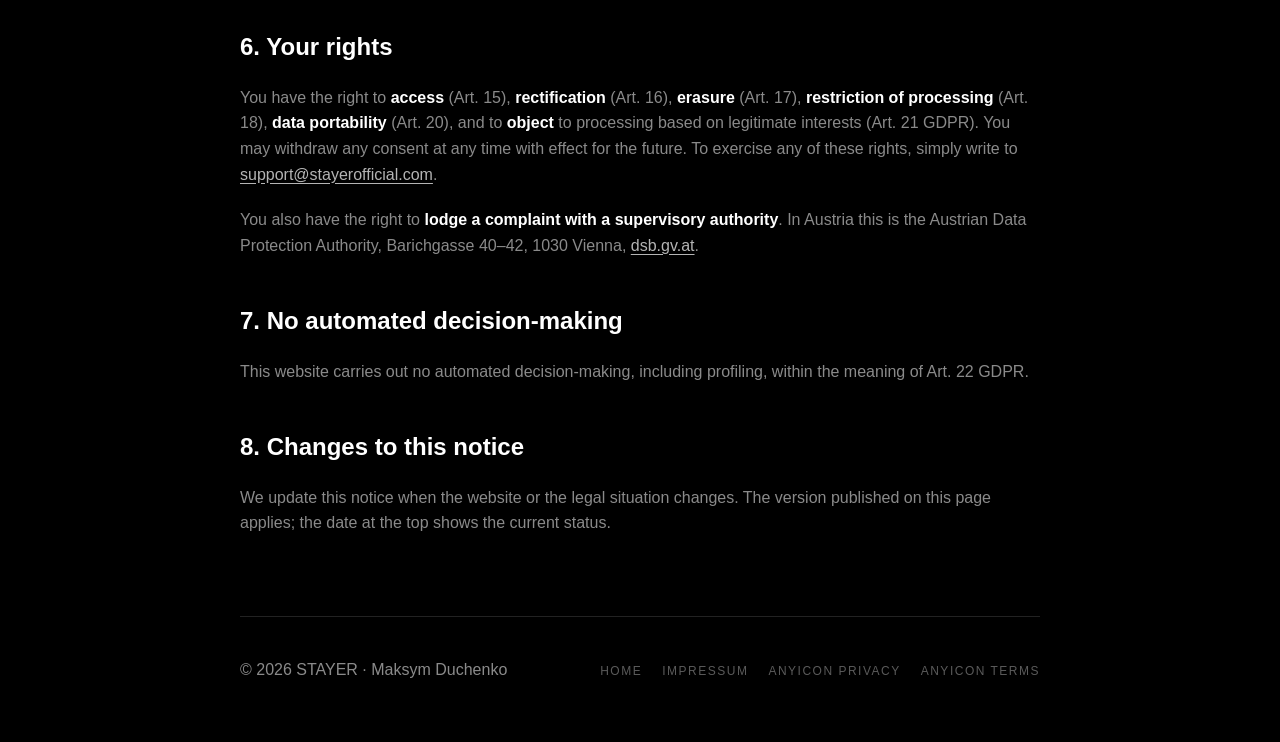
<file: privacy.html>
<!DOCTYPE html>
<html lang="en">
<head>
<meta charset="UTF-8">
<meta name="viewport" content="width=device-width, initial-scale=1, viewport-fit=cover">
<title>Privacy Policy | STAYER</title>
<meta name="description" content="Privacy policy for the website stayerofficial.com under the GDPR and § 165 TKG 2021.">
<meta name="theme-color" content="#000000">
<link rel="canonical" href="https://stayerofficial.com/privacy.html">
<link rel="icon" href="assets/favicon-32.png" sizes="32x32" type="image/png">
<link rel="apple-touch-icon" href="assets/apple-touch-icon.png">
<link rel="alternate" hreflang="en" href="https://stayerofficial.com/privacy.html">
<link rel="alternate" hreflang="de" href="https://stayerofficial.com/privacy-de.html">
<link rel="alternate" hreflang="x-default" href="https://stayerofficial.com/privacy.html">
<link rel="stylesheet" href="assets/site.css?v=3">
</head>
<body class="doc">

<nav class="lang-switch" aria-label="Language">
  <a href="privacy.html" hreflang="en" aria-current="page">EN</a><span class="sep" aria-hidden="true">/</span><a href="privacy-de.html" hreflang="de">DE</a>
</nav>

<div class="container">
  <a href="index.html" class="back-link">&larr; Back to home</a>

  <h1>Privacy Policy</h1>

  <p class="meta">Last updated: August 20, 2026 &middot; Applies to the website stayerofficial.com.</p>

    <div class="callout">
      <p>This notice covers <strong>this website only</strong>. Each application has its own privacy policy: <a href="privacy-anyicon.html">Any Icon</a>.</p>
    </div>

    <h2>1. Controller</h2>
    <p>
      Maksym Duchenko, sole proprietor (Einzelunternehmer), trading as &quot;STAYER&quot;<br>
      Neustiftgasse 16/3/D8, 1070 Vienna, Austria<br>
      Email: <a href="mailto:support@stayerofficial.com">support@stayerofficial.com</a> · Phone: +43 676 9240320
    </p>
    <p>Full details are in the <a href="impressum.html?lang=en">Impressum</a>. We are not required to appoint a Data Protection Officer under Article 37 GDPR and have not appointed one.</p>

    <h2>2. Principle</h2>
    <p>This website is deliberately data-minimal. It sets <strong>no cookies</strong>, uses <strong>no analytics or tracking</strong>, embeds <strong>no advertising networks, social plugins, or third-party web fonts</strong>, and has <strong>no registration</strong>. No cookie banner is therefore required, because nothing beyond what is technically necessary is stored on or read from your device.</p>

    <h2>3. Hosting and server logs</h2>
    <p>The site is hosted on <strong>GitHub Pages</strong> (GitHub, Inc., 88 Colin P. Kelly Jr. Street, San Francisco, CA 94107, USA). When you open the site, the hosting provider processes technically necessary access data in server log files: your IP address, date and time of the request, the file requested and the volume of data transferred, whether the request succeeded, your browser and operating system, and any referring page.</p>
    <p><strong>Purpose and legal basis:</strong> delivering the site, keeping it stable and secure, and defending against attacks — our legitimate interest under <strong>Art. 6(1)(f) GDPR</strong>.</p>
    <p><strong>Retention:</strong> log data is retained by the hosting provider under its own retention periods and then deleted. We do not access these logs, do not analyse them, and build no user profiles from them.</p>
    <p><strong>International transfers:</strong> processing in the United States cannot be ruled out. Any transfer is made under the European Commission's Standard Contractual Clauses or, where applicable, a certification under the EU-U.S. Data Privacy Framework. See the <a href="https://docs.github.com/site-policy/privacy-policies/github-general-privacy-statement" target="_blank" rel="noopener noreferrer">GitHub Privacy Statement</a>.</p>

    <h2>4. Contacting us by email</h2>
    <p>If you email us, we process your email address and the content of your message in order to handle your enquiry. Legal basis: <strong>Art. 6(1)(b) GDPR</strong> (pre-contractual steps or performance of a contract) or <strong>Art. 6(1)(f) GDPR</strong> (legitimate interest in answering enquiries). We delete the data once your enquiry has been dealt with, unless statutory retention periods apply. Providing this data is neither required by law nor by contract, but without it we cannot answer you.</p>

    <h2>5. External links</h2>
    <p>This site links to external services (for example Google Play and ris.bka.gv.at). Once you follow such a link you leave this site, and the operator of the destination is responsible for any data processing there. We have no influence over it.</p>

    <h2>6. Your rights</h2>
    <p>You have the right to <strong>access</strong> (Art. 15), <strong>rectification</strong> (Art. 16), <strong>erasure</strong> (Art. 17), <strong>restriction of processing</strong> (Art. 18), <strong>data portability</strong> (Art. 20), and to <strong>object</strong> to processing based on legitimate interests (Art. 21 GDPR). You may withdraw any consent at any time with effect for the future. To exercise any of these rights, simply write to <a href="mailto:support@stayerofficial.com">support@stayerofficial.com</a>.</p>
    <p>You also have the right to <strong>lodge a complaint with a supervisory authority</strong>. In Austria this is the Austrian Data Protection Authority, Barichgasse 40–42, 1030 Vienna, <a href="https://www.dsb.gv.at" target="_blank" rel="noopener noreferrer">dsb.gv.at</a>.</p>

    <h2>7. No automated decision-making</h2>
    <p>This website carries out no automated decision-making, including profiling, within the meaning of Art. 22 GDPR.</p>

    <h2>8. Changes to this notice</h2>
    <p>We update this notice when the website or the legal situation changes. The version published on this page applies; the date at the top shows the current status.</p>
  <footer class="site-footer">
    <p>© 2026 STAYER · Maksym Duchenko</p>
    <nav aria-label="Legal">
      <a href="index.html">Home</a>
      <a href="impressum.html?lang=en">Impressum</a>
      <a href="privacy-anyicon.html">AnyIcon Privacy</a>
      <a href="terms-anyicon.html">AnyIcon Terms</a>
    </nav>
  </footer>
</div>

</body>
</html>
</file>
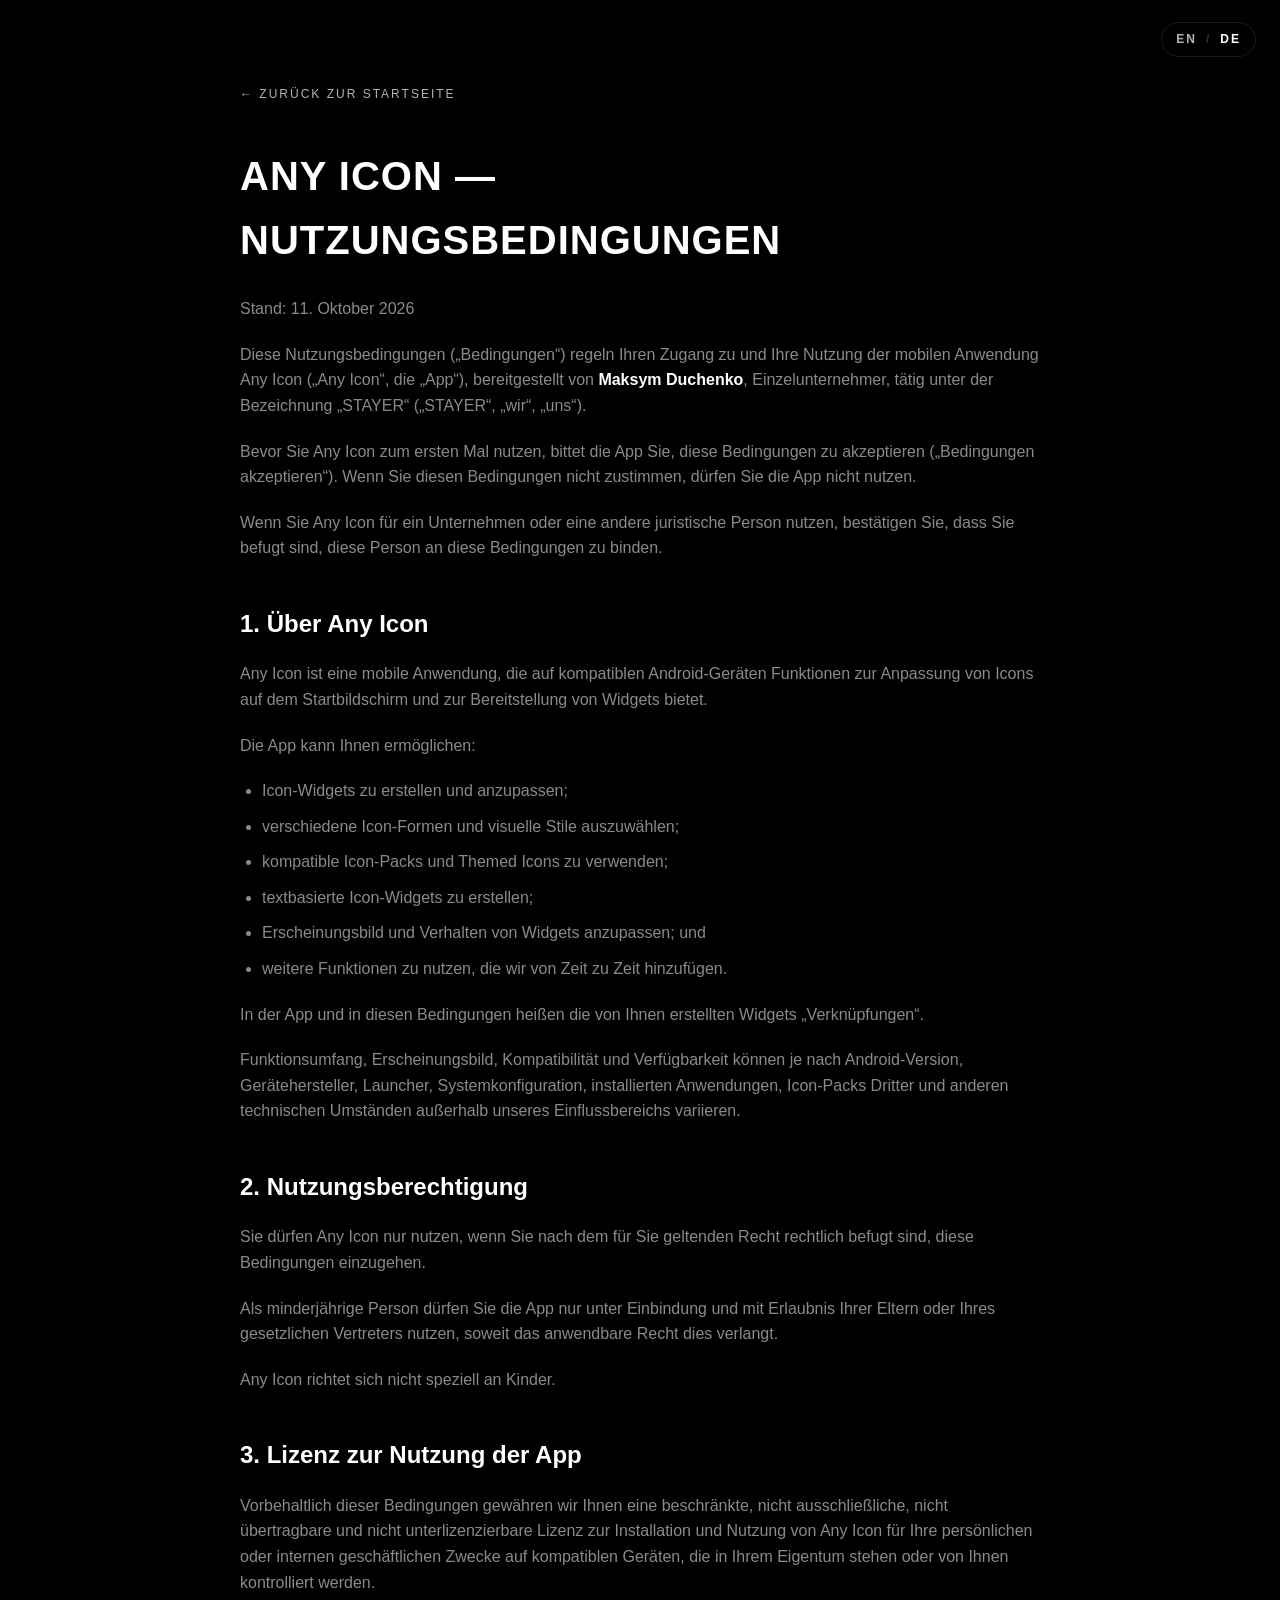
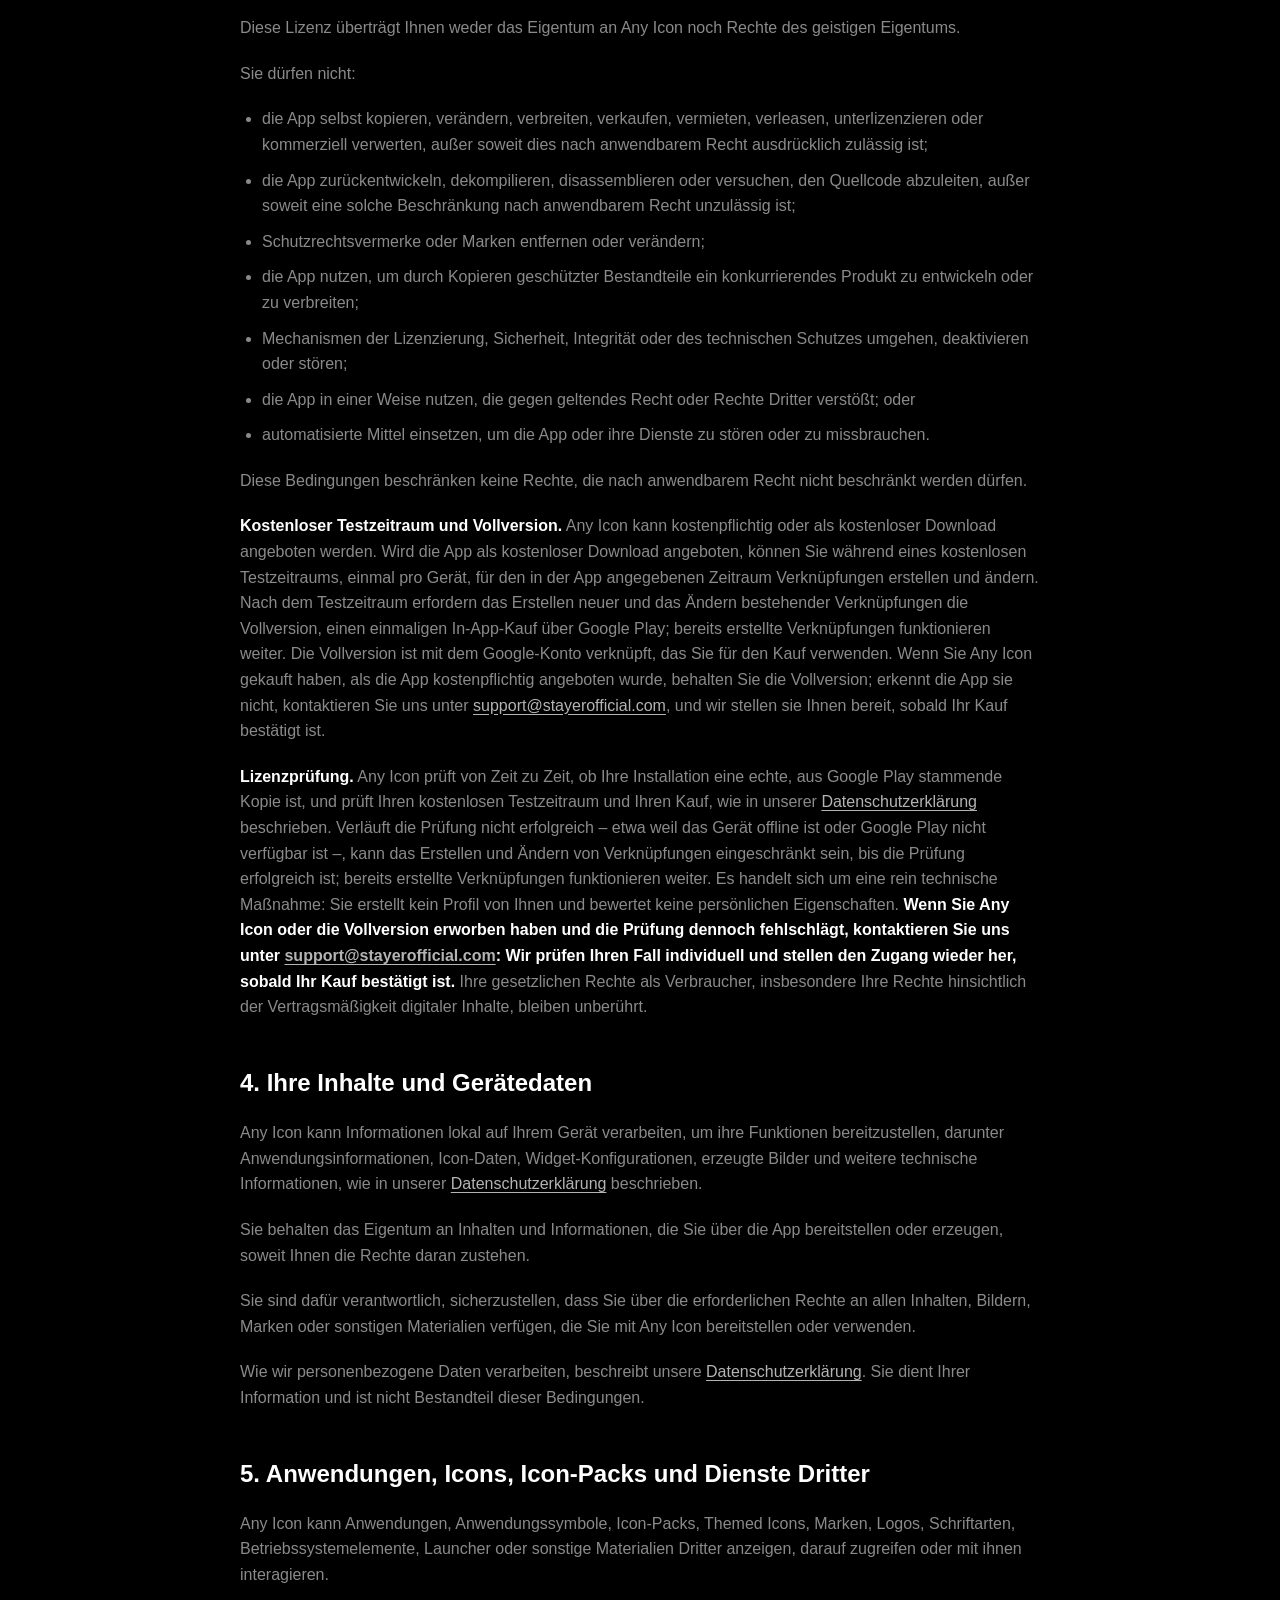
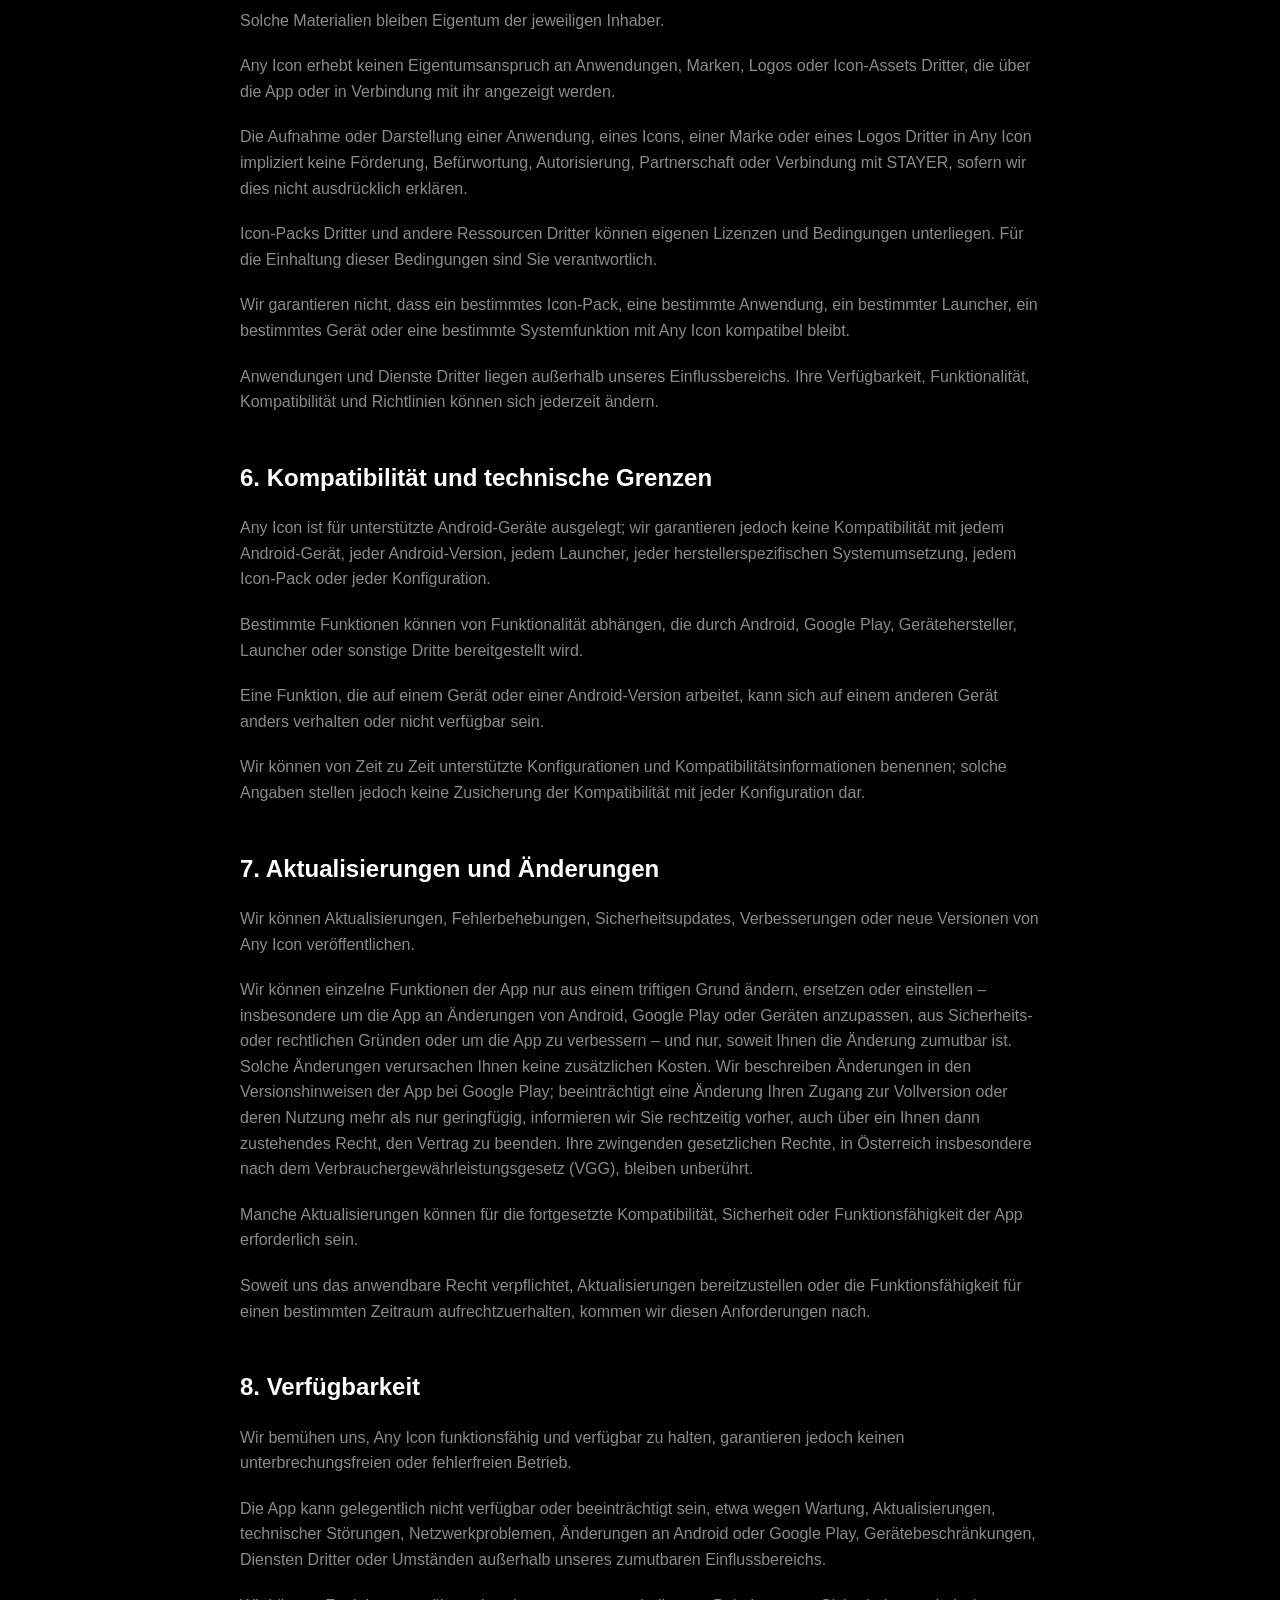
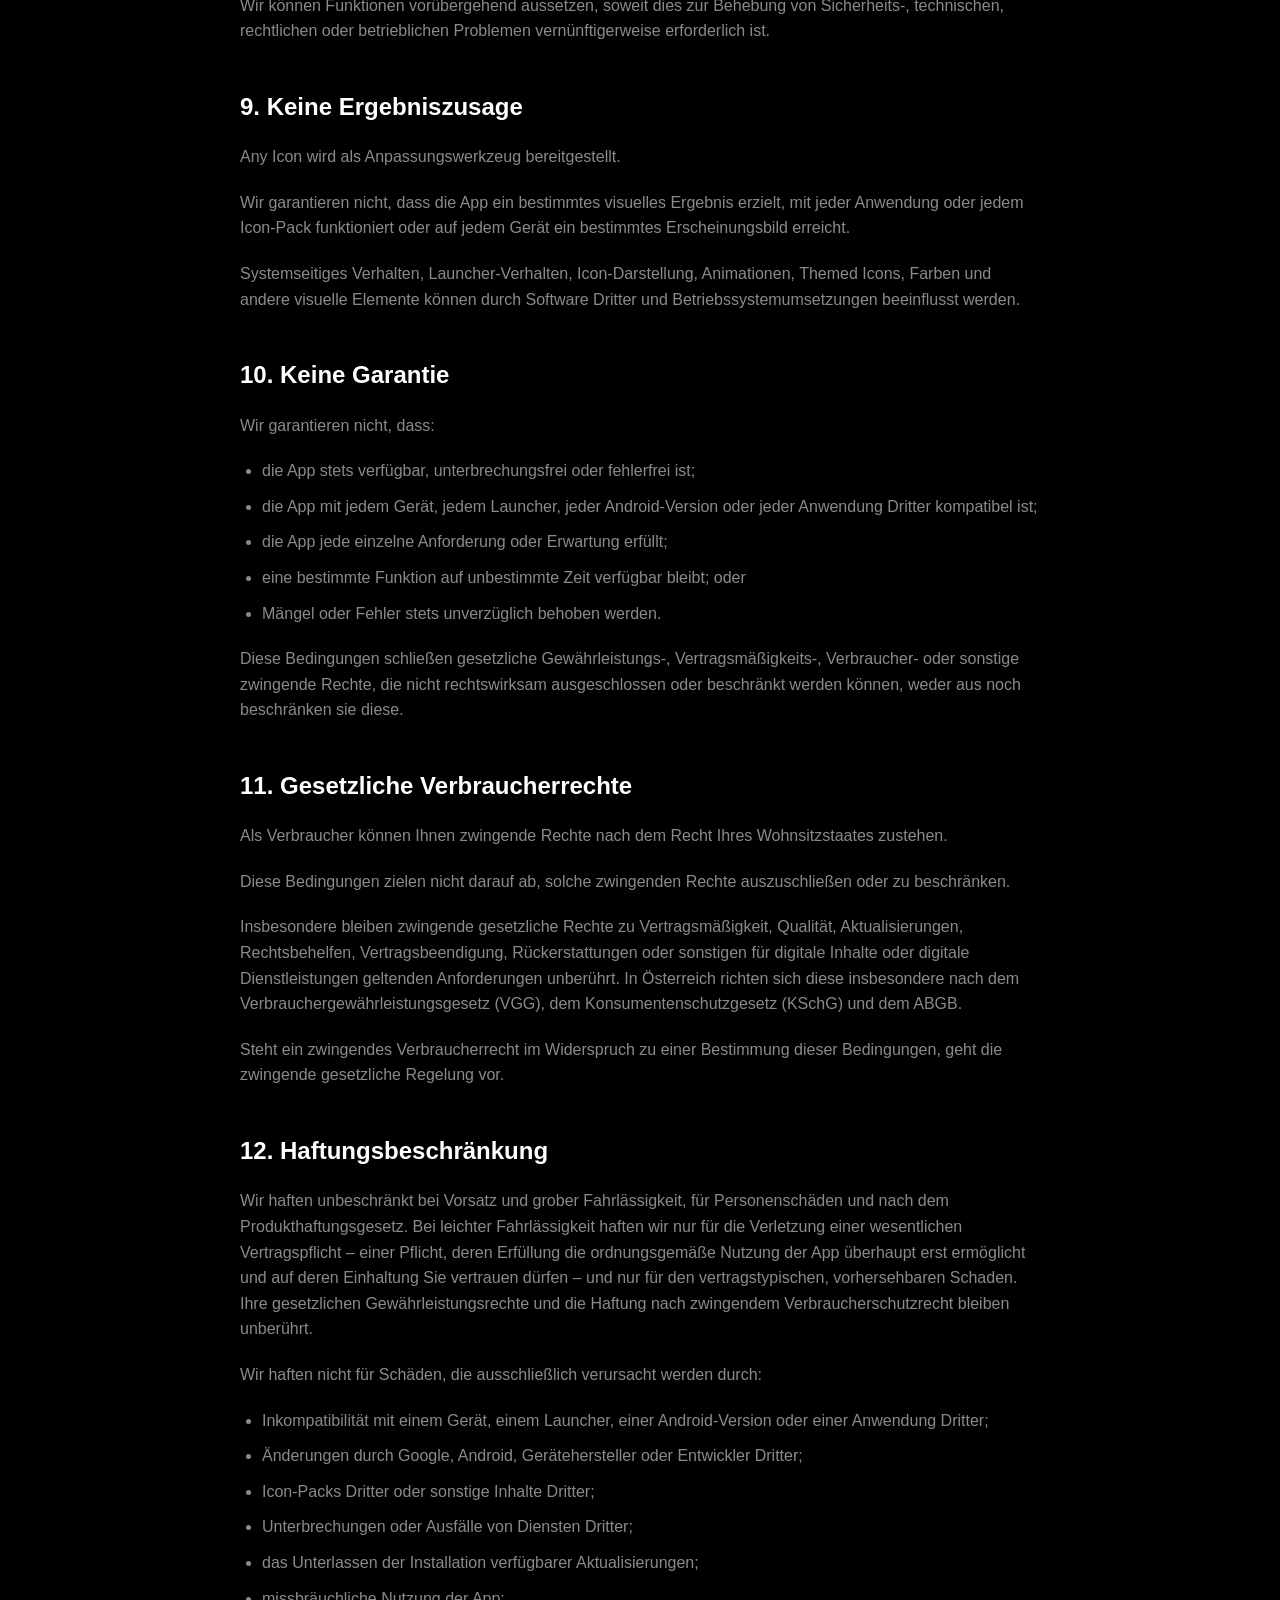
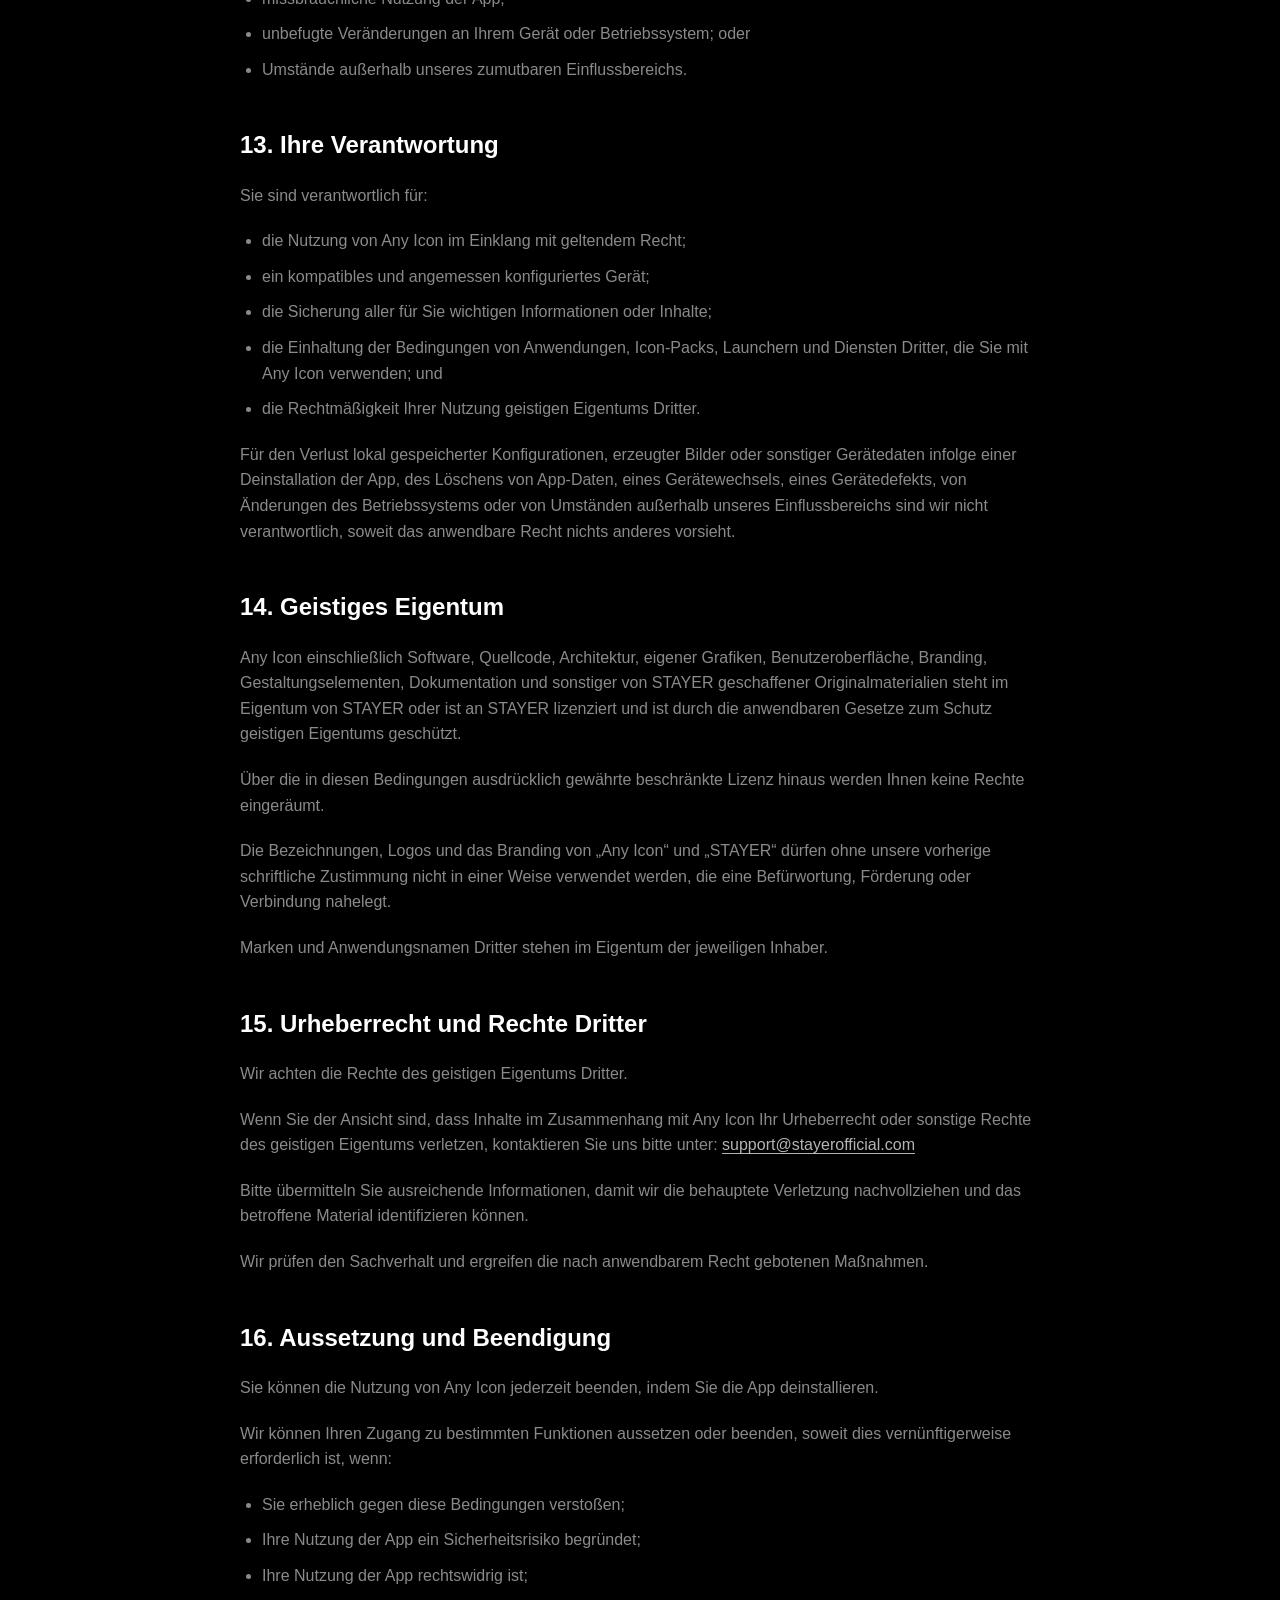
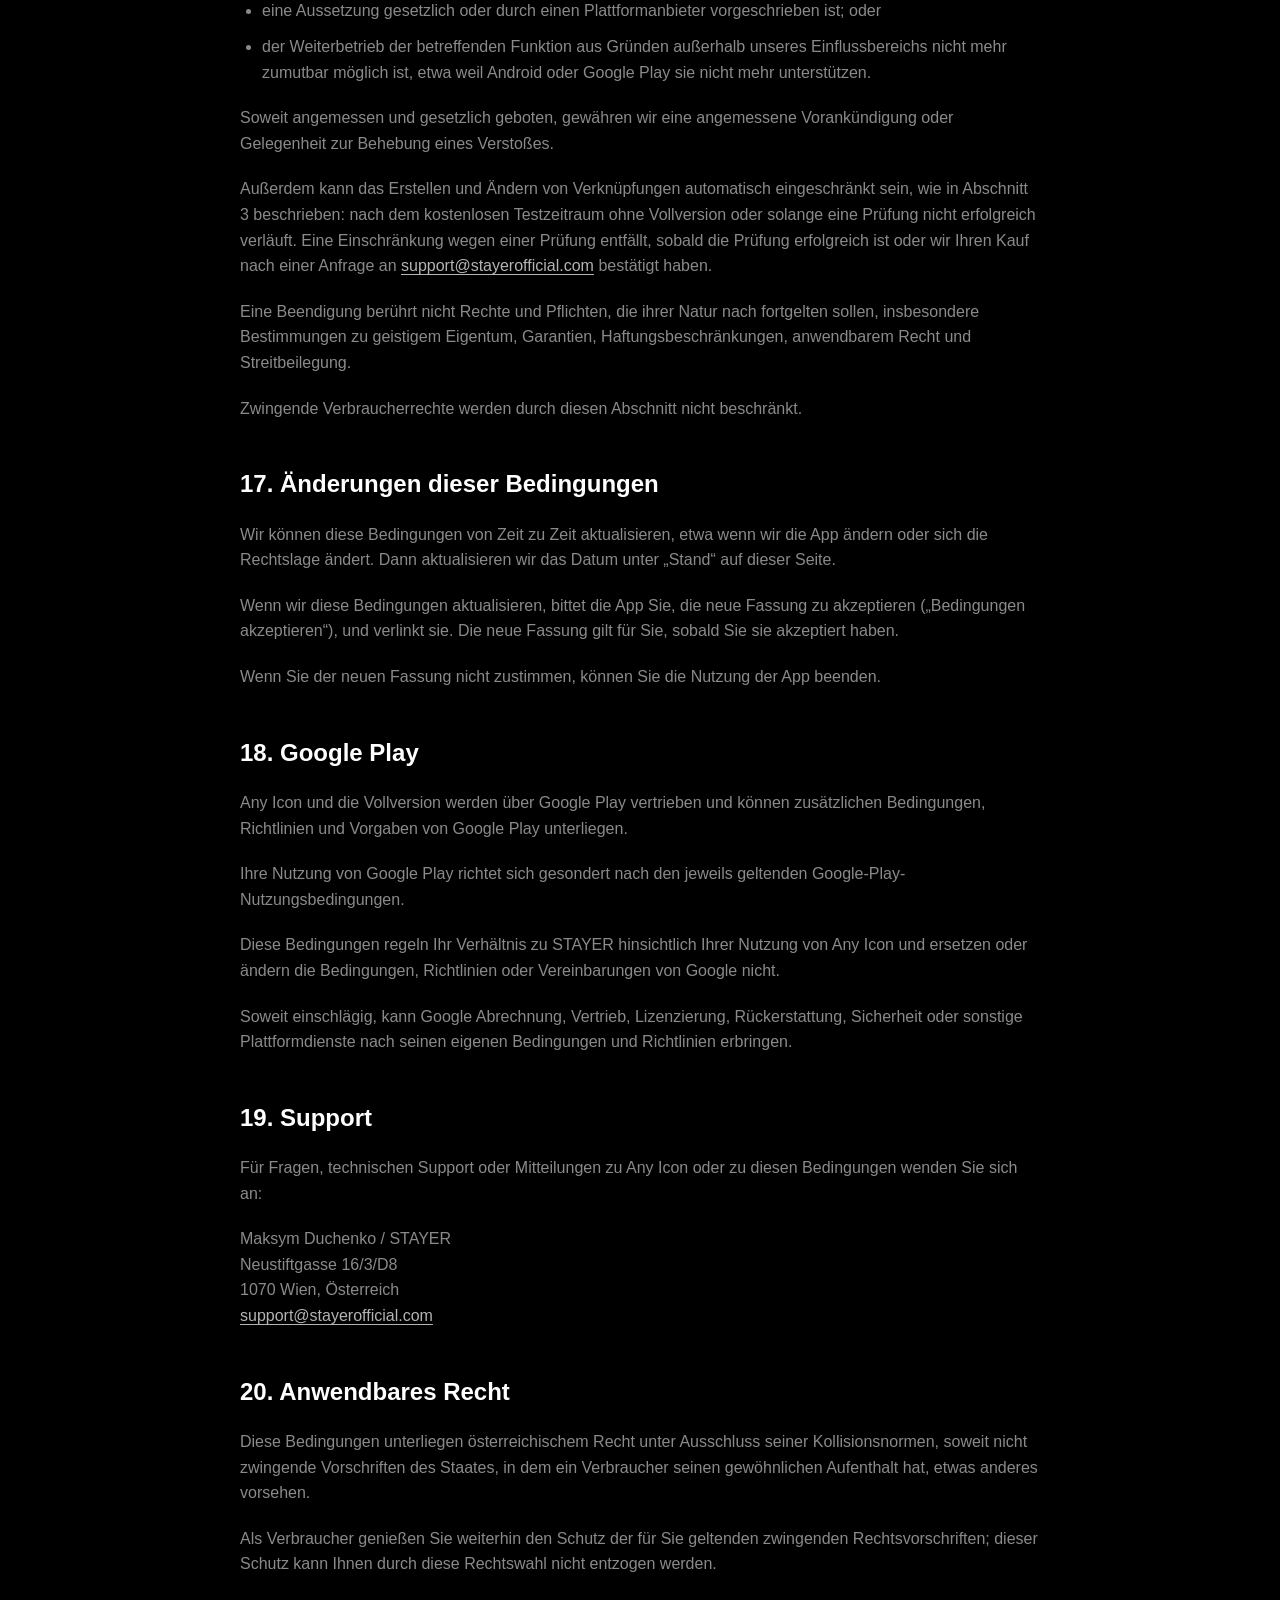
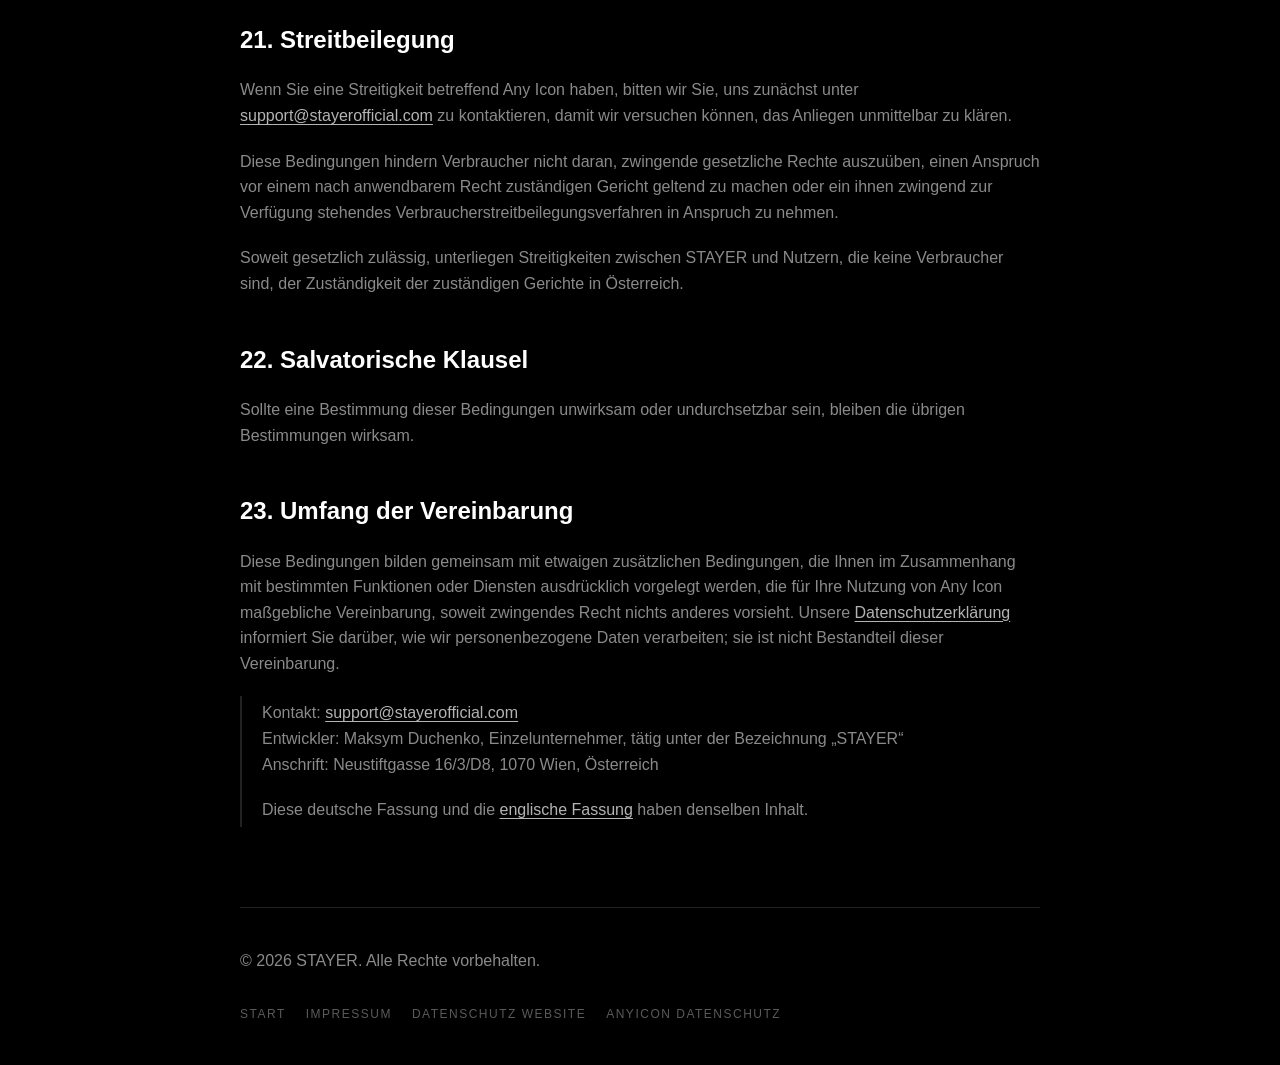
<file: terms-anyicon-de.html>
<!DOCTYPE html>
<html lang="de">
<head>
<meta charset="UTF-8">
<meta name="viewport" content="width=device-width, initial-scale=1, viewport-fit=cover">
<title>Any Icon — Nutzungsbedingungen | STAYER</title>
<meta name="description" content="Nutzungsbedingungen für die Android-Anwendung Any Icon von Maksym Duchenko (STAYER), Wien, Österreich.">
<meta name="theme-color" content="#000000">
<link rel="canonical" href="https://stayerofficial.com/terms-anyicon-de.html">
<link rel="alternate" hreflang="en" href="https://stayerofficial.com/terms-anyicon.html">
<link rel="alternate" hreflang="de" href="https://stayerofficial.com/terms-anyicon-de.html">
<link rel="alternate" hreflang="x-default" href="https://stayerofficial.com/terms-anyicon.html">
<link rel="icon" href="assets/favicon-32.png" sizes="32x32" type="image/png">
<link rel="apple-touch-icon" href="assets/apple-touch-icon.png">
<link rel="stylesheet" href="assets/site.css?v=3">
</head>
<body class="doc">

<nav class="lang-switch" aria-label="Sprache">
  <a href="terms-anyicon.html" hreflang="en">EN</a><span class="sep" aria-hidden="true">/</span><a href="terms-anyicon-de.html" hreflang="de" aria-current="page">DE</a>
</nav>

<div class="container">
  <a href="index-de.html" class="back-link">&larr; Zurück zur Startseite</a>

  <h1>Any Icon — Nutzungsbedingungen</h1>

  <p class="meta">Stand: 11. Oktober 2026</p>

  <p>Diese Nutzungsbedingungen („Bedingungen“) regeln Ihren Zugang zu und Ihre Nutzung der mobilen Anwendung Any Icon („Any Icon“, die „App“), bereitgestellt von <strong>Maksym Duchenko</strong>, Einzelunternehmer, tätig unter der Bezeichnung „STAYER“ („STAYER“, „wir“, „uns“).</p>

  <p>Bevor Sie Any Icon zum ersten Mal nutzen, bittet die App Sie, diese Bedingungen zu akzeptieren („Bedingungen akzeptieren“). Wenn Sie diesen Bedingungen nicht zustimmen, dürfen Sie die App nicht nutzen.</p>

  <p>Wenn Sie Any Icon für ein Unternehmen oder eine andere juristische Person nutzen, bestätigen Sie, dass Sie befugt sind, diese Person an diese Bedingungen zu binden.</p>

  <h2>1. Über Any Icon</h2>
  <p>Any Icon ist eine mobile Anwendung, die auf kompatiblen Android-Geräten Funktionen zur Anpassung von Icons auf dem Startbildschirm und zur Bereitstellung von Widgets bietet.</p>
  <p>Die App kann Ihnen ermöglichen:</p>
  <ul>
    <li>Icon-Widgets zu erstellen und anzupassen;</li>
    <li>verschiedene Icon-Formen und visuelle Stile auszuwählen;</li>
    <li>kompatible Icon-Packs und Themed Icons zu verwenden;</li>
    <li>textbasierte Icon-Widgets zu erstellen;</li>
    <li>Erscheinungsbild und Verhalten von Widgets anzupassen; und</li>
    <li>weitere Funktionen zu nutzen, die wir von Zeit zu Zeit hinzufügen.</li>
  </ul>
  <p>In der App und in diesen Bedingungen heißen die von Ihnen erstellten Widgets &bdquo;Verknüpfungen&ldquo;.</p>
  <p>Funktionsumfang, Erscheinungsbild, Kompatibilität und Verfügbarkeit können je nach Android-Version, Gerätehersteller, Launcher, Systemkonfiguration, installierten Anwendungen, Icon-Packs Dritter und anderen technischen Umständen außerhalb unseres Einflussbereichs variieren.</p>

  <h2>2. Nutzungsberechtigung</h2>
  <p>Sie dürfen Any Icon nur nutzen, wenn Sie nach dem für Sie geltenden Recht rechtlich befugt sind, diese Bedingungen einzugehen.</p>
  <p>Als minderjährige Person dürfen Sie die App nur unter Einbindung und mit Erlaubnis Ihrer Eltern oder Ihres gesetzlichen Vertreters nutzen, soweit das anwendbare Recht dies verlangt.</p>
  <p>Any Icon richtet sich nicht speziell an Kinder.</p>

  <h2>3. Lizenz zur Nutzung der App</h2>
  <p>Vorbehaltlich dieser Bedingungen gewähren wir Ihnen eine beschränkte, nicht ausschließliche, nicht übertragbare und nicht unterlizenzierbare Lizenz zur Installation und Nutzung von Any Icon für Ihre persönlichen oder internen geschäftlichen Zwecke auf kompatiblen Geräten, die in Ihrem Eigentum stehen oder von Ihnen kontrolliert werden.</p>
  <p>Diese Lizenz überträgt Ihnen weder das Eigentum an Any Icon noch Rechte des geistigen Eigentums.</p>
  <p>Sie dürfen nicht:</p>
  <ul>
    <li>die App selbst kopieren, verändern, verbreiten, verkaufen, vermieten, verleasen, unterlizenzieren oder kommerziell verwerten, außer soweit dies nach anwendbarem Recht ausdrücklich zulässig ist;</li>
    <li>die App zurückentwickeln, dekompilieren, disassemblieren oder versuchen, den Quellcode abzuleiten, außer soweit eine solche Beschränkung nach anwendbarem Recht unzulässig ist;</li>
    <li>Schutzrechtsvermerke oder Marken entfernen oder verändern;</li>
    <li>die App nutzen, um durch Kopieren geschützter Bestandteile ein konkurrierendes Produkt zu entwickeln oder zu verbreiten;</li>
    <li>Mechanismen der Lizenzierung, Sicherheit, Integrität oder des technischen Schutzes umgehen, deaktivieren oder stören;</li>
    <li>die App in einer Weise nutzen, die gegen geltendes Recht oder Rechte Dritter verstößt; oder</li>
    <li>automatisierte Mittel einsetzen, um die App oder ihre Dienste zu stören oder zu missbrauchen.</li>
  </ul>
  <p>Diese Bedingungen beschränken keine Rechte, die nach anwendbarem Recht nicht beschränkt werden dürfen.</p>

  <p><strong>Kostenloser Testzeitraum und Vollversion.</strong> Any Icon kann kostenpflichtig oder als kostenloser Download angeboten werden. Wird die App als kostenloser Download angeboten, können Sie während eines kostenlosen Testzeitraums, einmal pro Gerät, für den in der App angegebenen Zeitraum Verknüpfungen erstellen und ändern. Nach dem Testzeitraum erfordern das Erstellen neuer und das Ändern bestehender Verknüpfungen die Vollversion, einen einmaligen In-App-Kauf über Google Play; bereits erstellte Verknüpfungen funktionieren weiter. Die Vollversion ist mit dem Google-Konto verknüpft, das Sie für den Kauf verwenden. Wenn Sie Any Icon gekauft haben, als die App kostenpflichtig angeboten wurde, behalten Sie die Vollversion; erkennt die App sie nicht, kontaktieren Sie uns unter <a href="mailto:support@stayerofficial.com">support@stayerofficial.com</a>, und wir stellen sie Ihnen bereit, sobald Ihr Kauf bestätigt ist.</p>

  <p><strong>Lizenzprüfung.</strong> Any Icon prüft von Zeit zu Zeit, ob Ihre Installation eine echte, aus Google Play stammende Kopie ist, und prüft Ihren kostenlosen Testzeitraum und Ihren Kauf, wie in unserer <a href="privacy-anyicon-de.html">Datenschutzerklärung</a> beschrieben. Verläuft die Prüfung nicht erfolgreich – etwa weil das Gerät offline ist oder Google Play nicht verfügbar ist –, kann das Erstellen und Ändern von Verknüpfungen eingeschränkt sein, bis die Prüfung erfolgreich ist; bereits erstellte Verknüpfungen funktionieren weiter. Es handelt sich um eine rein technische Maßnahme: Sie erstellt kein Profil von Ihnen und bewertet keine persönlichen Eigenschaften. <strong>Wenn Sie Any Icon oder die Vollversion erworben haben und die Prüfung dennoch fehlschlägt, kontaktieren Sie uns unter <a href="mailto:support@stayerofficial.com">support@stayerofficial.com</a>: Wir prüfen Ihren Fall individuell und stellen den Zugang wieder her, sobald Ihr Kauf bestätigt ist.</strong> Ihre gesetzlichen Rechte als Verbraucher, insbesondere Ihre Rechte hinsichtlich der Vertragsmäßigkeit digitaler Inhalte, bleiben unberührt.</p>

  <h2>4. Ihre Inhalte und Gerätedaten</h2>
  <p>Any Icon kann Informationen lokal auf Ihrem Gerät verarbeiten, um ihre Funktionen bereitzustellen, darunter Anwendungsinformationen, Icon-Daten, Widget-Konfigurationen, erzeugte Bilder und weitere technische Informationen, wie in unserer <a href="privacy-anyicon-de.html">Datenschutzerklärung</a> beschrieben.</p>
  <p>Sie behalten das Eigentum an Inhalten und Informationen, die Sie über die App bereitstellen oder erzeugen, soweit Ihnen die Rechte daran zustehen.</p>
  <p>Sie sind dafür verantwortlich, sicherzustellen, dass Sie über die erforderlichen Rechte an allen Inhalten, Bildern, Marken oder sonstigen Materialien verfügen, die Sie mit Any Icon bereitstellen oder verwenden.</p>
  <p>Wie wir personenbezogene Daten verarbeiten, beschreibt unsere <a href="privacy-anyicon-de.html">Datenschutzerklärung</a>. Sie dient Ihrer Information und ist nicht Bestandteil dieser Bedingungen.</p>

  <h2>5. Anwendungen, Icons, Icon-Packs und Dienste Dritter</h2>
  <p>Any Icon kann Anwendungen, Anwendungssymbole, Icon-Packs, Themed Icons, Marken, Logos, Schriftarten, Betriebssystemelemente, Launcher oder sonstige Materialien Dritter anzeigen, darauf zugreifen oder mit ihnen interagieren.</p>
  <p>Solche Materialien bleiben Eigentum der jeweiligen Inhaber.</p>
  <p>Any Icon erhebt keinen Eigentumsanspruch an Anwendungen, Marken, Logos oder Icon-Assets Dritter, die über die App oder in Verbindung mit ihr angezeigt werden.</p>
  <p>Die Aufnahme oder Darstellung einer Anwendung, eines Icons, einer Marke oder eines Logos Dritter in Any Icon impliziert keine Förderung, Befürwortung, Autorisierung, Partnerschaft oder Verbindung mit STAYER, sofern wir dies nicht ausdrücklich erklären.</p>
  <p>Icon-Packs Dritter und andere Ressourcen Dritter können eigenen Lizenzen und Bedingungen unterliegen. Für die Einhaltung dieser Bedingungen sind Sie verantwortlich.</p>
  <p>Wir garantieren nicht, dass ein bestimmtes Icon-Pack, eine bestimmte Anwendung, ein bestimmter Launcher, ein bestimmtes Gerät oder eine bestimmte Systemfunktion mit Any Icon kompatibel bleibt.</p>
  <p>Anwendungen und Dienste Dritter liegen außerhalb unseres Einflussbereichs. Ihre Verfügbarkeit, Funktionalität, Kompatibilität und Richtlinien können sich jederzeit ändern.</p>

  <h2>6. Kompatibilität und technische Grenzen</h2>
  <p>Any Icon ist für unterstützte Android-Geräte ausgelegt; wir garantieren jedoch keine Kompatibilität mit jedem Android-Gerät, jeder Android-Version, jedem Launcher, jeder herstellerspezifischen Systemumsetzung, jedem Icon-Pack oder jeder Konfiguration.</p>
  <p>Bestimmte Funktionen können von Funktionalität abhängen, die durch Android, Google Play, Gerätehersteller, Launcher oder sonstige Dritte bereitgestellt wird.</p>
  <p>Eine Funktion, die auf einem Gerät oder einer Android-Version arbeitet, kann sich auf einem anderen Gerät anders verhalten oder nicht verfügbar sein.</p>
  <p>Wir können von Zeit zu Zeit unterstützte Konfigurationen und Kompatibilitätsinformationen benennen; solche Angaben stellen jedoch keine Zusicherung der Kompatibilität mit jeder Konfiguration dar.</p>

  <h2>7. Aktualisierungen und Änderungen</h2>
  <p>Wir können Aktualisierungen, Fehlerbehebungen, Sicherheitsupdates, Verbesserungen oder neue Versionen von Any Icon veröffentlichen.</p>
  <p>Wir können einzelne Funktionen der App nur aus einem triftigen Grund ändern, ersetzen oder einstellen &ndash; insbesondere um die App an Änderungen von Android, Google Play oder Geräten anzupassen, aus Sicherheits- oder rechtlichen Gründen oder um die App zu verbessern &ndash; und nur, soweit Ihnen die Änderung zumutbar ist. Solche Änderungen verursachen Ihnen keine zusätzlichen Kosten. Wir beschreiben Änderungen in den Versionshinweisen der App bei Google Play; beeinträchtigt eine Änderung Ihren Zugang zur Vollversion oder deren Nutzung mehr als nur geringfügig, informieren wir Sie rechtzeitig vorher, auch über ein Ihnen dann zustehendes Recht, den Vertrag zu beenden. Ihre zwingenden gesetzlichen Rechte, in Österreich insbesondere nach dem Verbrauchergewährleistungsgesetz (VGG), bleiben unberührt.</p>
  <p>Manche Aktualisierungen können für die fortgesetzte Kompatibilität, Sicherheit oder Funktionsfähigkeit der App erforderlich sein.</p>
  <p>Soweit uns das anwendbare Recht verpflichtet, Aktualisierungen bereitzustellen oder die Funktionsfähigkeit für einen bestimmten Zeitraum aufrechtzuerhalten, kommen wir diesen Anforderungen nach.</p>

  <h2>8. Verfügbarkeit</h2>
  <p>Wir bemühen uns, Any Icon funktionsfähig und verfügbar zu halten, garantieren jedoch keinen unterbrechungsfreien oder fehlerfreien Betrieb.</p>
  <p>Die App kann gelegentlich nicht verfügbar oder beeinträchtigt sein, etwa wegen Wartung, Aktualisierungen, technischer Störungen, Netzwerkproblemen, Änderungen an Android oder Google Play, Gerätebeschränkungen, Diensten Dritter oder Umständen außerhalb unseres zumutbaren Einflussbereichs.</p>
  <p>Wir können Funktionen vorübergehend aussetzen, soweit dies zur Behebung von Sicherheits-, technischen, rechtlichen oder betrieblichen Problemen vernünftigerweise erforderlich ist.</p>

  <h2>9. Keine Ergebniszusage</h2>
  <p>Any Icon wird als Anpassungswerkzeug bereitgestellt.</p>
  <p>Wir garantieren nicht, dass die App ein bestimmtes visuelles Ergebnis erzielt, mit jeder Anwendung oder jedem Icon-Pack funktioniert oder auf jedem Gerät ein bestimmtes Erscheinungsbild erreicht.</p>
  <p>Systemseitiges Verhalten, Launcher-Verhalten, Icon-Darstellung, Animationen, Themed Icons, Farben und andere visuelle Elemente können durch Software Dritter und Betriebssystemumsetzungen beeinflusst werden.</p>

  <h2>10. Keine Garantie</h2>
  <p>Wir garantieren nicht, dass:</p>
  <ul>
    <li>die App stets verfügbar, unterbrechungsfrei oder fehlerfrei ist;</li>
    <li>die App mit jedem Gerät, jedem Launcher, jeder Android-Version oder jeder Anwendung Dritter kompatibel ist;</li>
    <li>die App jede einzelne Anforderung oder Erwartung erfüllt;</li>
    <li>eine bestimmte Funktion auf unbestimmte Zeit verfügbar bleibt; oder</li>
    <li>Mängel oder Fehler stets unverzüglich behoben werden.</li>
  </ul>
  <p>Diese Bedingungen schließen gesetzliche Gewährleistungs-, Vertragsmäßigkeits-, Verbraucher- oder sonstige zwingende Rechte, die nicht rechtswirksam ausgeschlossen oder beschränkt werden können, weder aus noch beschränken sie diese.</p>

  <h2>11. Gesetzliche Verbraucherrechte</h2>
  <p>Als Verbraucher können Ihnen zwingende Rechte nach dem Recht Ihres Wohnsitzstaates zustehen.</p>
  <p>Diese Bedingungen zielen nicht darauf ab, solche zwingenden Rechte auszuschließen oder zu beschränken.</p>
  <p>Insbesondere bleiben zwingende gesetzliche Rechte zu Vertragsmäßigkeit, Qualität, Aktualisierungen, Rechtsbehelfen, Vertragsbeendigung, Rückerstattungen oder sonstigen für digitale Inhalte oder digitale Dienstleistungen geltenden Anforderungen unberührt. In Österreich richten sich diese insbesondere nach dem Verbrauchergewährleistungsgesetz (VGG), dem Konsumentenschutzgesetz (KSchG) und dem ABGB.</p>
  <p>Steht ein zwingendes Verbraucherrecht im Widerspruch zu einer Bestimmung dieser Bedingungen, geht die zwingende gesetzliche Regelung vor.</p>

  <h2>12. Haftungsbeschränkung</h2>
  <p>Wir haften unbeschränkt bei Vorsatz und grober Fahrlässigkeit, für Personenschäden und nach dem Produkthaftungsgesetz. Bei leichter Fahrlässigkeit haften wir nur für die Verletzung einer wesentlichen Vertragspflicht &ndash; einer Pflicht, deren Erfüllung die ordnungsgemäße Nutzung der App überhaupt erst ermöglicht und auf deren Einhaltung Sie vertrauen dürfen &ndash; und nur für den vertragstypischen, vorhersehbaren Schaden. Ihre gesetzlichen Gewährleistungsrechte und die Haftung nach zwingendem Verbraucherschutzrecht bleiben unberührt.</p>
  <p>Wir haften nicht für Schäden, die ausschließlich verursacht werden durch:</p>
  <ul>
    <li>Inkompatibilität mit einem Gerät, einem Launcher, einer Android-Version oder einer Anwendung Dritter;</li>
    <li>Änderungen durch Google, Android, Gerätehersteller oder Entwickler Dritter;</li>
    <li>Icon-Packs Dritter oder sonstige Inhalte Dritter;</li>
    <li>Unterbrechungen oder Ausfälle von Diensten Dritter;</li>
    <li>das Unterlassen der Installation verfügbarer Aktualisierungen;</li>
    <li>missbräuchliche Nutzung der App;</li>
    <li>unbefugte Veränderungen an Ihrem Gerät oder Betriebssystem; oder</li>
    <li>Umstände außerhalb unseres zumutbaren Einflussbereichs.</li>
  </ul>

  <h2>13. Ihre Verantwortung</h2>
  <p>Sie sind verantwortlich für:</p>
  <ul>
    <li>die Nutzung von Any Icon im Einklang mit geltendem Recht;</li>
    <li>ein kompatibles und angemessen konfiguriertes Gerät;</li>
    <li>die Sicherung aller für Sie wichtigen Informationen oder Inhalte;</li>
    <li>die Einhaltung der Bedingungen von Anwendungen, Icon-Packs, Launchern und Diensten Dritter, die Sie mit Any Icon verwenden; und</li>
    <li>die Rechtmäßigkeit Ihrer Nutzung geistigen Eigentums Dritter.</li>
  </ul>
  <p>Für den Verlust lokal gespeicherter Konfigurationen, erzeugter Bilder oder sonstiger Gerätedaten infolge einer Deinstallation der App, des Löschens von App-Daten, eines Gerätewechsels, eines Gerätedefekts, von Änderungen des Betriebssystems oder von Umständen außerhalb unseres Einflussbereichs sind wir nicht verantwortlich, soweit das anwendbare Recht nichts anderes vorsieht.</p>

  <h2>14. Geistiges Eigentum</h2>
  <p>Any Icon einschließlich Software, Quellcode, Architektur, eigener Grafiken, Benutzeroberfläche, Branding, Gestaltungselementen, Dokumentation und sonstiger von STAYER geschaffener Originalmaterialien steht im Eigentum von STAYER oder ist an STAYER lizenziert und ist durch die anwendbaren Gesetze zum Schutz geistigen Eigentums geschützt.</p>
  <p>Über die in diesen Bedingungen ausdrücklich gewährte beschränkte Lizenz hinaus werden Ihnen keine Rechte eingeräumt.</p>
  <p>Die Bezeichnungen, Logos und das Branding von „Any Icon“ und „STAYER“ dürfen ohne unsere vorherige schriftliche Zustimmung nicht in einer Weise verwendet werden, die eine Befürwortung, Förderung oder Verbindung nahelegt.</p>
  <p>Marken und Anwendungsnamen Dritter stehen im Eigentum der jeweiligen Inhaber.</p>

  <h2>15. Urheberrecht und Rechte Dritter</h2>
  <p>Wir achten die Rechte des geistigen Eigentums Dritter.</p>
  <p>Wenn Sie der Ansicht sind, dass Inhalte im Zusammenhang mit Any Icon Ihr Urheberrecht oder sonstige Rechte des geistigen Eigentums verletzen, kontaktieren Sie uns bitte unter: <a href="mailto:support@stayerofficial.com">support@stayerofficial.com</a></p>
  <p>Bitte übermitteln Sie ausreichende Informationen, damit wir die behauptete Verletzung nachvollziehen und das betroffene Material identifizieren können.</p>
  <p>Wir prüfen den Sachverhalt und ergreifen die nach anwendbarem Recht gebotenen Maßnahmen.</p>

  <h2>16. Aussetzung und Beendigung</h2>
  <p>Sie können die Nutzung von Any Icon jederzeit beenden, indem Sie die App deinstallieren.</p>
  <p>Wir können Ihren Zugang zu bestimmten Funktionen aussetzen oder beenden, soweit dies vernünftigerweise erforderlich ist, wenn:</p>
  <ul>
    <li>Sie erheblich gegen diese Bedingungen verstoßen;</li>
    <li>Ihre Nutzung der App ein Sicherheitsrisiko begründet;</li>
    <li>Ihre Nutzung der App rechtswidrig ist;</li>
    <li>eine Aussetzung gesetzlich oder durch einen Plattformanbieter vorgeschrieben ist; oder</li>
    <li>der Weiterbetrieb der betreffenden Funktion aus Gründen außerhalb unseres Einflussbereichs nicht mehr zumutbar möglich ist, etwa weil Android oder Google Play sie nicht mehr unterstützen.</li>
  </ul>
  <p>Soweit angemessen und gesetzlich geboten, gewähren wir eine angemessene Vorankündigung oder Gelegenheit zur Behebung eines Verstoßes.</p>
  <p>Außerdem kann das Erstellen und Ändern von Verknüpfungen automatisch eingeschränkt sein, wie in Abschnitt 3 beschrieben: nach dem kostenlosen Testzeitraum ohne Vollversion oder solange eine Prüfung nicht erfolgreich verläuft. Eine Einschränkung wegen einer Prüfung entfällt, sobald die Prüfung erfolgreich ist oder wir Ihren Kauf nach einer Anfrage an <a href="mailto:support@stayerofficial.com">support@stayerofficial.com</a> bestätigt haben.</p>
  <p>Eine Beendigung berührt nicht Rechte und Pflichten, die ihrer Natur nach fortgelten sollen, insbesondere Bestimmungen zu geistigem Eigentum, Garantien, Haftungsbeschränkungen, anwendbarem Recht und Streitbeilegung.</p>
  <p>Zwingende Verbraucherrechte werden durch diesen Abschnitt nicht beschränkt.</p>

  <h2>17. Änderungen dieser Bedingungen</h2>
  <p>Wir können diese Bedingungen von Zeit zu Zeit aktualisieren, etwa wenn wir die App ändern oder sich die Rechtslage ändert. Dann aktualisieren wir das Datum unter „Stand“ auf dieser Seite.</p>
  <p>Wenn wir diese Bedingungen aktualisieren, bittet die App Sie, die neue Fassung zu akzeptieren („Bedingungen akzeptieren“), und verlinkt sie. Die neue Fassung gilt für Sie, sobald Sie sie akzeptiert haben.</p>
  <p>Wenn Sie der neuen Fassung nicht zustimmen, können Sie die Nutzung der App beenden.</p>

  <h2>18. Google Play</h2>
  <p>Any Icon und die Vollversion werden über Google Play vertrieben und können zusätzlichen Bedingungen, Richtlinien und Vorgaben von Google Play unterliegen.</p>
  <p>Ihre Nutzung von Google Play richtet sich gesondert nach den jeweils geltenden Google-Play-Nutzungsbedingungen.</p>
  <p>Diese Bedingungen regeln Ihr Verhältnis zu STAYER hinsichtlich Ihrer Nutzung von Any Icon und ersetzen oder ändern die Bedingungen, Richtlinien oder Vereinbarungen von Google nicht.</p>
  <p>Soweit einschlägig, kann Google Abrechnung, Vertrieb, Lizenzierung, Rückerstattung, Sicherheit oder sonstige Plattformdienste nach seinen eigenen Bedingungen und Richtlinien erbringen.</p>

  <h2>19. Support</h2>
  <p>Für Fragen, technischen Support oder Mitteilungen zu Any Icon oder zu diesen Bedingungen wenden Sie sich an:</p>
  <p>
    Maksym Duchenko / STAYER<br>
    Neustiftgasse 16/3/D8<br>
    1070 Wien, Österreich<br>
    <a href="mailto:support@stayerofficial.com">support@stayerofficial.com</a>
  </p>

  <h2>20. Anwendbares Recht</h2>
  <p>Diese Bedingungen unterliegen österreichischem Recht unter Ausschluss seiner Kollisionsnormen, soweit nicht zwingende Vorschriften des Staates, in dem ein Verbraucher seinen gewöhnlichen Aufenthalt hat, etwas anderes vorsehen.</p>
  <p>Als Verbraucher genießen Sie weiterhin den Schutz der für Sie geltenden zwingenden Rechtsvorschriften; dieser Schutz kann Ihnen durch diese Rechtswahl nicht entzogen werden.</p>

  <h2>21. Streitbeilegung</h2>
  <p>Wenn Sie eine Streitigkeit betreffend Any Icon haben, bitten wir Sie, uns zunächst unter <a href="mailto:support@stayerofficial.com">support@stayerofficial.com</a> zu kontaktieren, damit wir versuchen können, das Anliegen unmittelbar zu klären.</p>
  <p>Diese Bedingungen hindern Verbraucher nicht daran, zwingende gesetzliche Rechte auszuüben, einen Anspruch vor einem nach anwendbarem Recht zuständigen Gericht geltend zu machen oder ein ihnen zwingend zur Verfügung stehendes Verbraucherstreitbeilegungsverfahren in Anspruch zu nehmen.</p>
  <p>Soweit gesetzlich zulässig, unterliegen Streitigkeiten zwischen STAYER und Nutzern, die keine Verbraucher sind, der Zuständigkeit der zuständigen Gerichte in Österreich.</p>

  <h2>22. Salvatorische Klausel</h2>
  <p>Sollte eine Bestimmung dieser Bedingungen unwirksam oder undurchsetzbar sein, bleiben die übrigen Bestimmungen wirksam.</p>

  <h2>23. Umfang der Vereinbarung</h2>
  <p>Diese Bedingungen bilden gemeinsam mit etwaigen zusätzlichen Bedingungen, die Ihnen im Zusammenhang mit bestimmten Funktionen oder Diensten ausdrücklich vorgelegt werden, die für Ihre Nutzung von Any Icon maßgebliche Vereinbarung, soweit zwingendes Recht nichts anderes vorsieht. Unsere <a href="privacy-anyicon-de.html">Datenschutzerklärung</a> informiert Sie darüber, wie wir personenbezogene Daten verarbeiten; sie ist nicht Bestandteil dieser Vereinbarung.</p>

  <div class="callout">
    <p>Kontakt: <a href="mailto:support@stayerofficial.com">support@stayerofficial.com</a><br>
    Entwickler: Maksym Duchenko, Einzelunternehmer, tätig unter der Bezeichnung „STAYER“<br>
    Anschrift: Neustiftgasse 16/3/D8, 1070 Wien, Österreich</p>
    <p>Diese deutsche Fassung und die <a href="terms-anyicon.html">englische Fassung</a> haben denselben Inhalt.</p>
  </div>

  <footer class="site-footer">
    <p>© 2026 STAYER. Alle Rechte vorbehalten.</p>
    <nav aria-label="Rechtliches">
      <a href="index-de.html">Start</a>
      <a href="impressum.html">Impressum</a>
      <a href="privacy-de.html">Datenschutz Website</a>
      <a href="privacy-anyicon-de.html">AnyIcon Datenschutz</a>
    </nav>
  </footer>
</div>

</body>
</html>
</file>
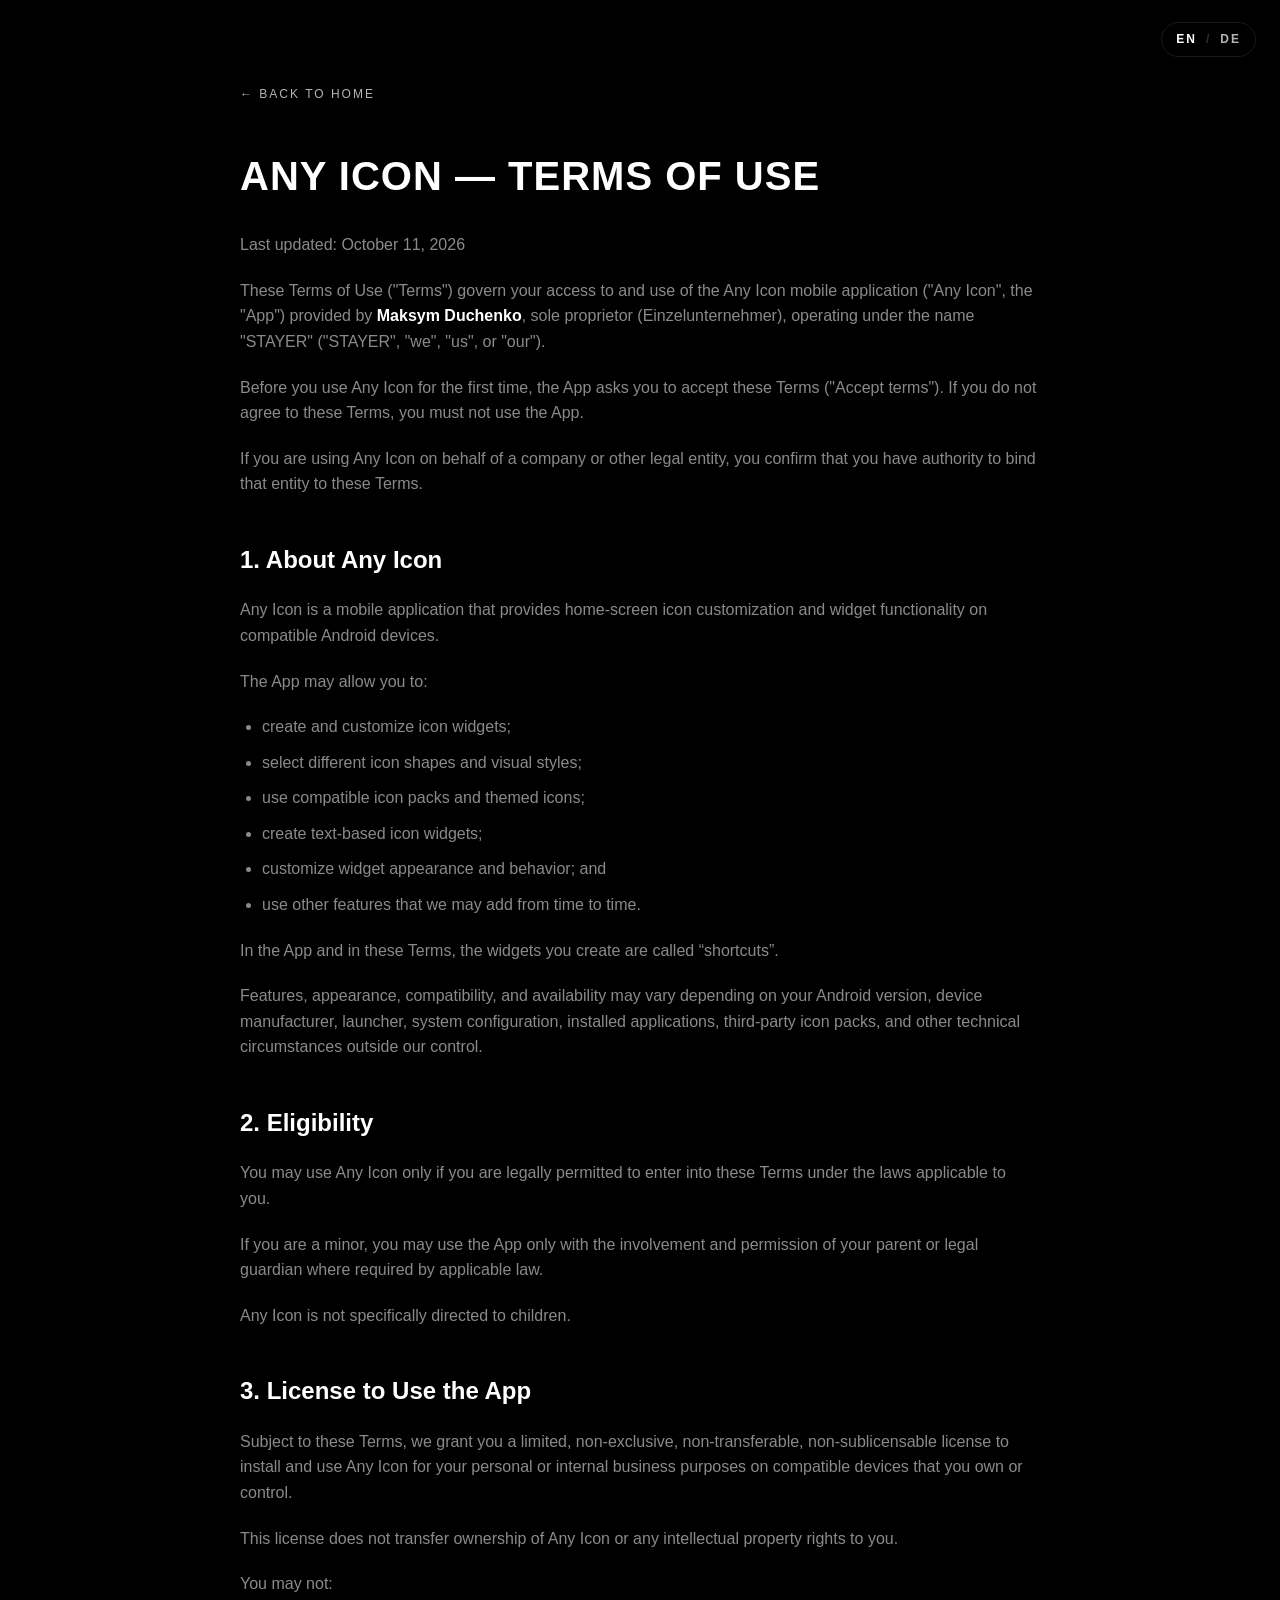
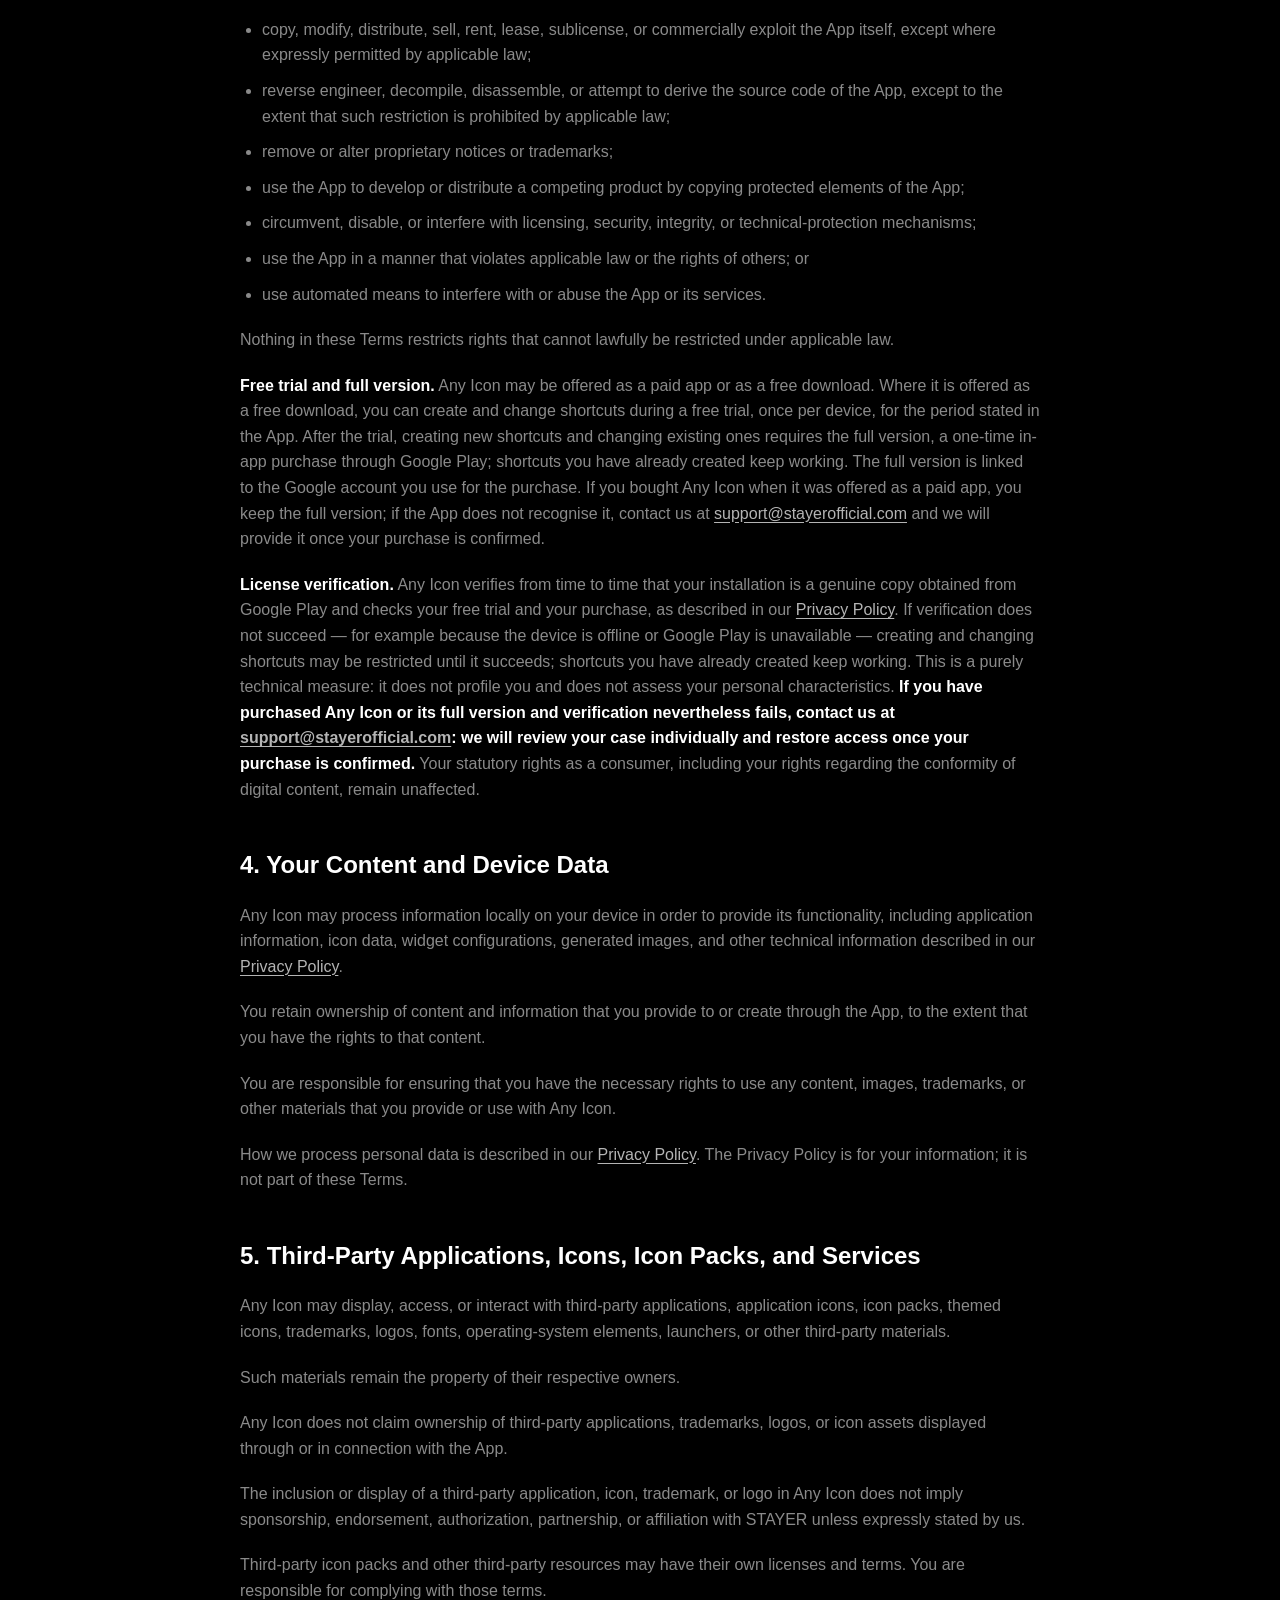
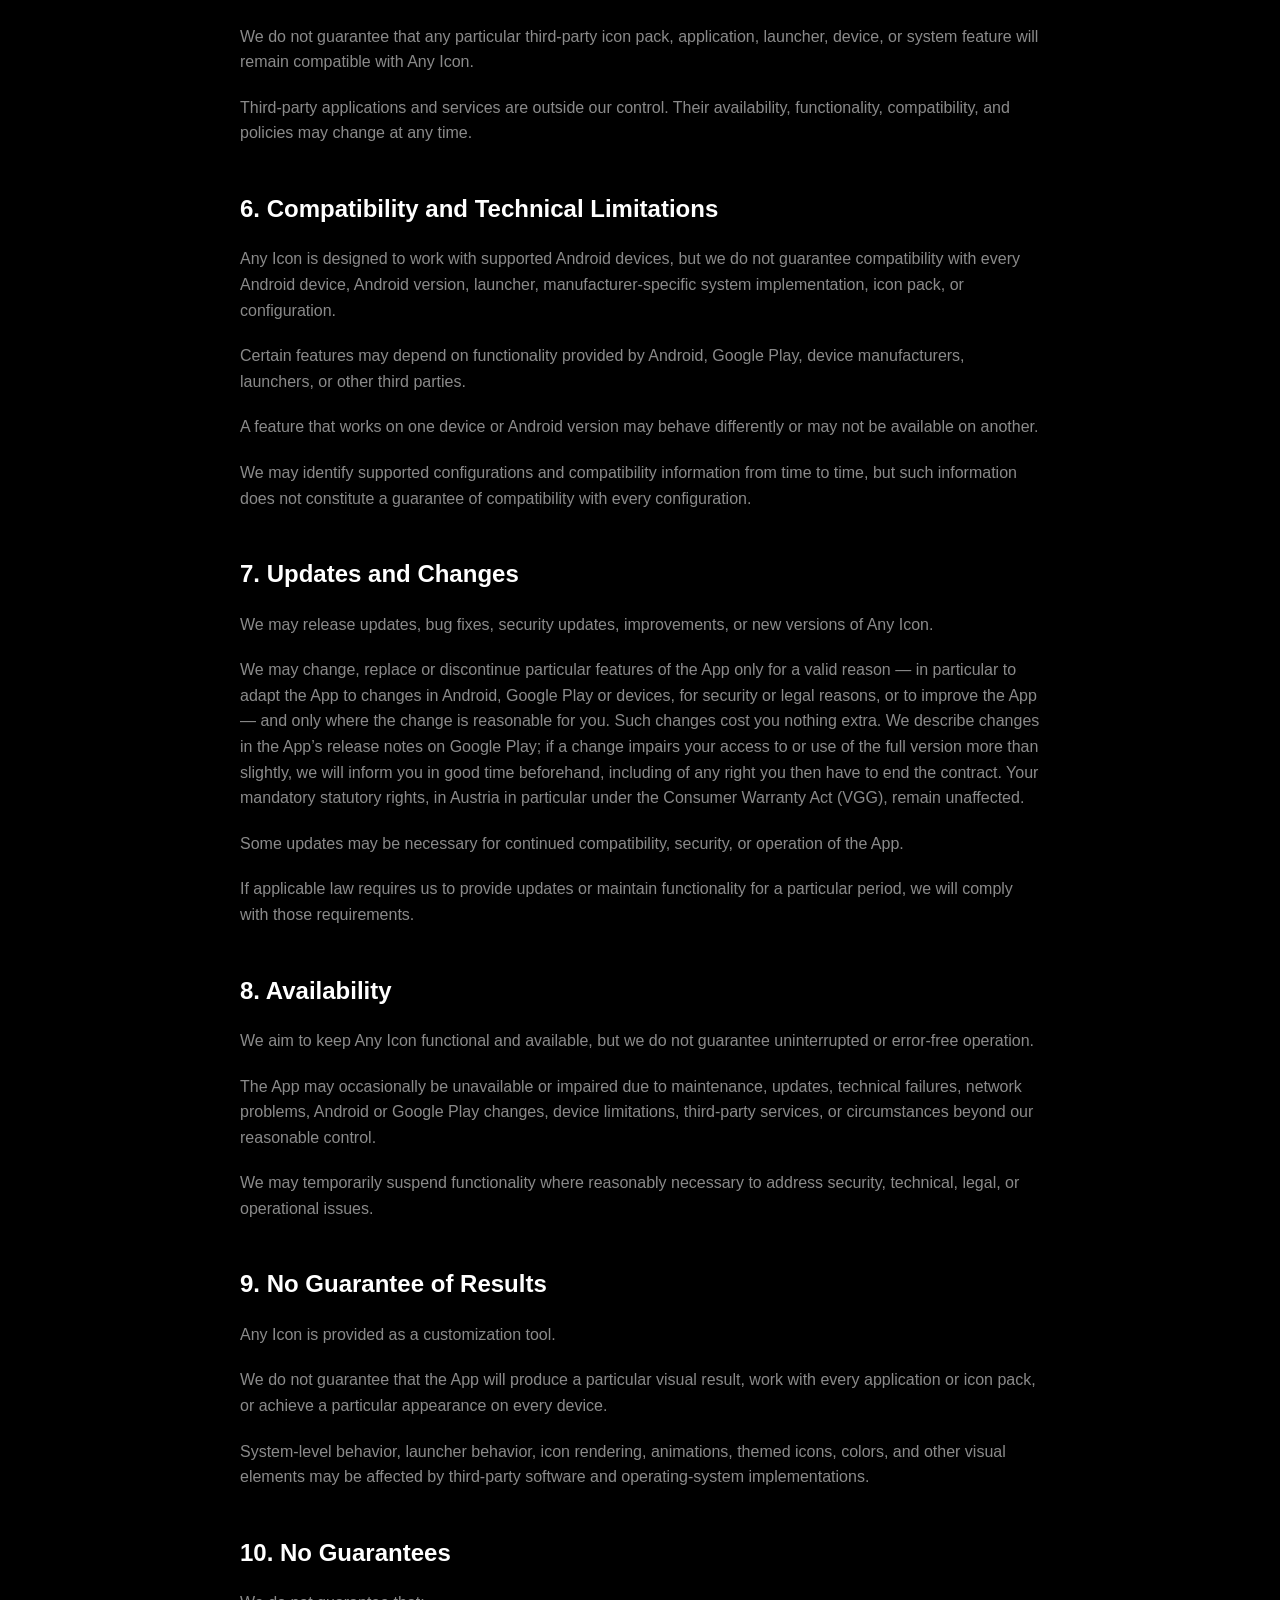
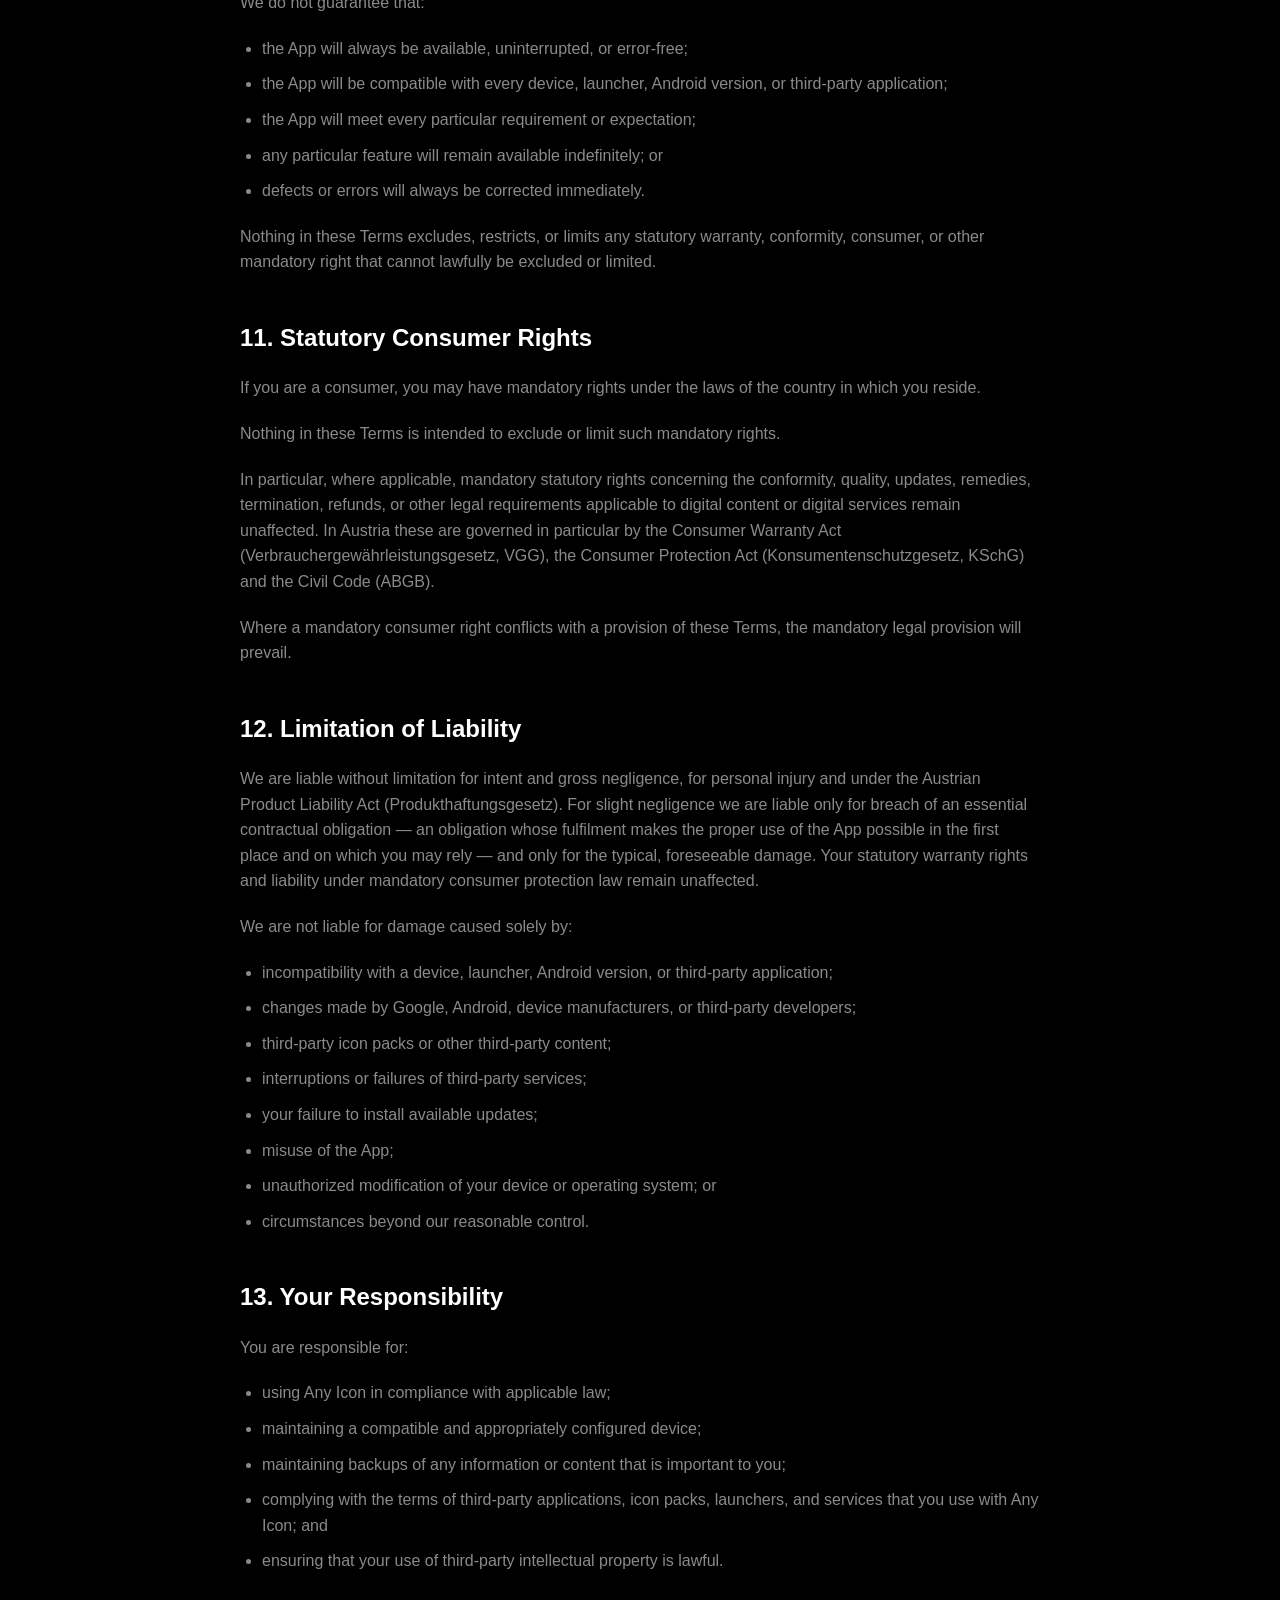
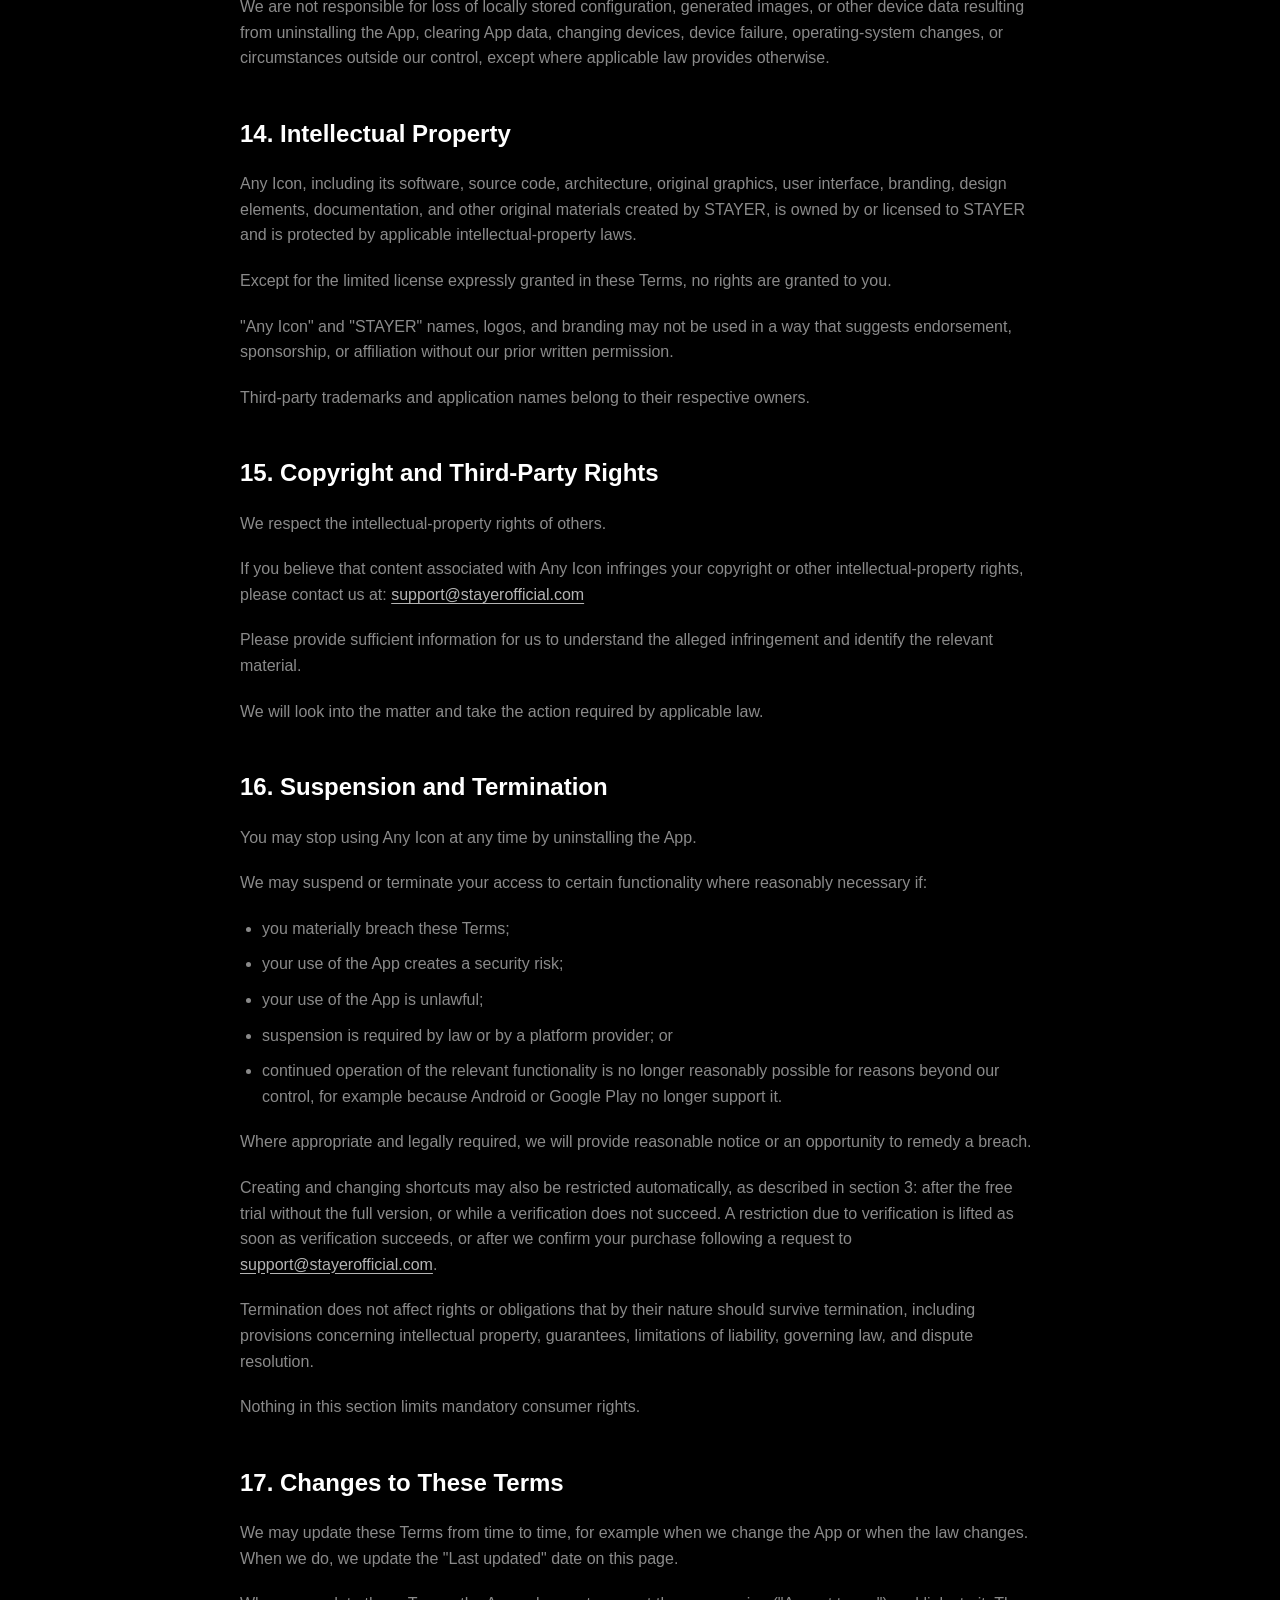
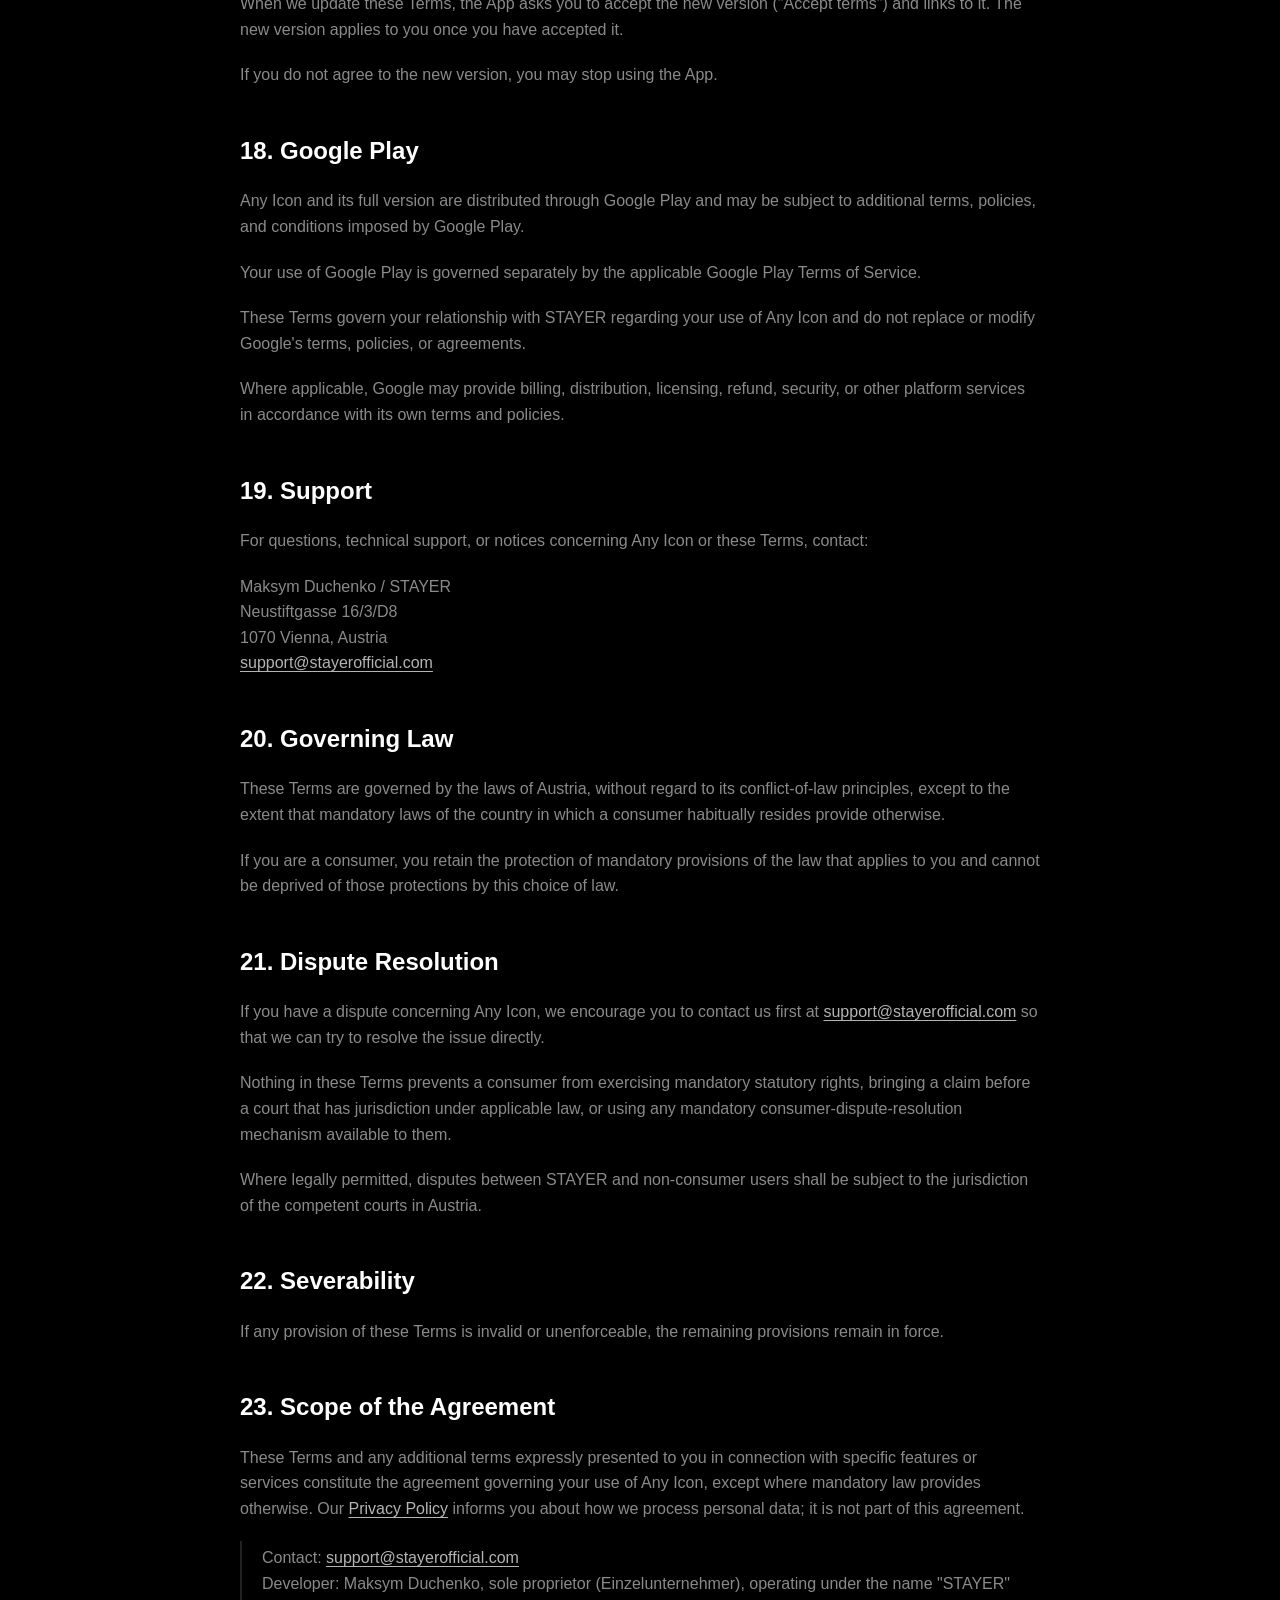
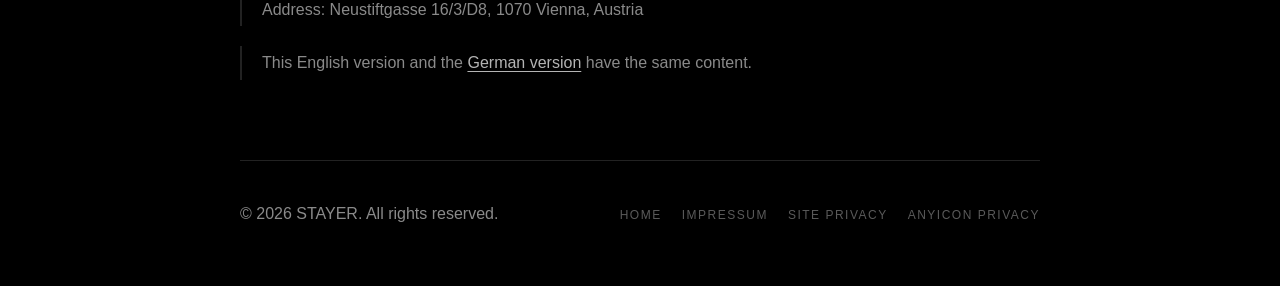
<file: terms-anyicon.html>
<!DOCTYPE html>
<html lang="en">
<head>
<meta charset="UTF-8">
<meta name="viewport" content="width=device-width, initial-scale=1, viewport-fit=cover">
<title>Any Icon — Terms of Use | STAYER</title>
<meta name="description" content="Terms of Use for the Any Icon Android application by Maksym Duchenko (STAYER), Vienna, Austria.">
<meta name="theme-color" content="#000000">
<link rel="canonical" href="https://stayerofficial.com/terms-anyicon.html">
<link rel="icon" href="assets/favicon-32.png" sizes="32x32" type="image/png">
<link rel="apple-touch-icon" href="assets/apple-touch-icon.png">
<link rel="alternate" hreflang="en" href="https://stayerofficial.com/terms-anyicon.html">
<link rel="alternate" hreflang="de" href="https://stayerofficial.com/terms-anyicon-de.html">
<link rel="alternate" hreflang="x-default" href="https://stayerofficial.com/terms-anyicon.html">
<link rel="stylesheet" href="assets/site.css?v=3">
</head>
<body class="doc">

<nav class="lang-switch" aria-label="Language">
  <a href="terms-anyicon.html" hreflang="en" aria-current="page">EN</a><span class="sep" aria-hidden="true">/</span><a href="terms-anyicon-de.html" hreflang="de">DE</a>
</nav>

<div class="container">
  <a href="index.html" class="back-link">&larr; Back to home</a>

  <h1>Any Icon — Terms of Use</h1>

  <p class="meta">Last updated: October 11, 2026</p>

  <p>These Terms of Use (&quot;Terms&quot;) govern your access to and use of the Any Icon mobile application (&quot;Any Icon&quot;, the &quot;App&quot;) provided by <strong>Maksym Duchenko</strong>, sole proprietor (Einzelunternehmer), operating under the name &quot;STAYER&quot; (&quot;STAYER&quot;, &quot;we&quot;, &quot;us&quot;, or &quot;our&quot;).</p>

  <p>Before you use Any Icon for the first time, the App asks you to accept these Terms (&quot;Accept terms&quot;). If you do not agree to these Terms, you must not use the App.</p>

  <p>If you are using Any Icon on behalf of a company or other legal entity, you confirm that you have authority to bind that entity to these Terms.</p>

  <h2>1. About Any Icon</h2>
  <p>Any Icon is a mobile application that provides home-screen icon customization and widget functionality on compatible Android devices.</p>
  <p>The App may allow you to:</p>
  <ul>
    <li>create and customize icon widgets;</li>
    <li>select different icon shapes and visual styles;</li>
    <li>use compatible icon packs and themed icons;</li>
    <li>create text-based icon widgets;</li>
    <li>customize widget appearance and behavior; and</li>
    <li>use other features that we may add from time to time.</li>
  </ul>
  <p>In the App and in these Terms, the widgets you create are called &ldquo;shortcuts&rdquo;.</p>
  <p>Features, appearance, compatibility, and availability may vary depending on your Android version, device manufacturer, launcher, system configuration, installed applications, third-party icon packs, and other technical circumstances outside our control.</p>

  <h2>2. Eligibility</h2>
  <p>You may use Any Icon only if you are legally permitted to enter into these Terms under the laws applicable to you.</p>
  <p>If you are a minor, you may use the App only with the involvement and permission of your parent or legal guardian where required by applicable law.</p>
  <p>Any Icon is not specifically directed to children.</p>

  <h2>3. License to Use the App</h2>
  <p>Subject to these Terms, we grant you a limited, non-exclusive, non-transferable, non-sublicensable license to install and use Any Icon for your personal or internal business purposes on compatible devices that you own or control.</p>
  <p>This license does not transfer ownership of Any Icon or any intellectual property rights to you.</p>
  <p>You may not:</p>
  <ul>
    <li>copy, modify, distribute, sell, rent, lease, sublicense, or commercially exploit the App itself, except where expressly permitted by applicable law;</li>
    <li>reverse engineer, decompile, disassemble, or attempt to derive the source code of the App, except to the extent that such restriction is prohibited by applicable law;</li>
    <li>remove or alter proprietary notices or trademarks;</li>
    <li>use the App to develop or distribute a competing product by copying protected elements of the App;</li>
    <li>circumvent, disable, or interfere with licensing, security, integrity, or technical-protection mechanisms;</li>
    <li>use the App in a manner that violates applicable law or the rights of others; or</li>
    <li>use automated means to interfere with or abuse the App or its services.</li>
  </ul>
  <p>Nothing in these Terms restricts rights that cannot lawfully be restricted under applicable law.</p>

  <p><strong>Free trial and full version.</strong> Any Icon may be offered as a paid app or as a free download. Where it is offered as a free download, you can create and change shortcuts during a free trial, once per device, for the period stated in the App. After the trial, creating new shortcuts and changing existing ones requires the full version, a one-time in-app purchase through Google Play; shortcuts you have already created keep working. The full version is linked to the Google account you use for the purchase. If you bought Any Icon when it was offered as a paid app, you keep the full version; if the App does not recognise it, contact us at <a href="mailto:support@stayerofficial.com">support@stayerofficial.com</a> and we will provide it once your purchase is confirmed.</p>

  <p><strong>License verification.</strong> Any Icon verifies from time to time that your installation is a genuine copy obtained from Google Play and checks your free trial and your purchase, as described in our <a href="privacy-anyicon.html">Privacy Policy</a>. If verification does not succeed — for example because the device is offline or Google Play is unavailable — creating and changing shortcuts may be restricted until it succeeds; shortcuts you have already created keep working. This is a purely technical measure: it does not profile you and does not assess your personal characteristics. <strong>If you have purchased Any Icon or its full version and verification nevertheless fails, contact us at <a href="mailto:support@stayerofficial.com">support@stayerofficial.com</a>: we will review your case individually and restore access once your purchase is confirmed.</strong> Your statutory rights as a consumer, including your rights regarding the conformity of digital content, remain unaffected.</p>

  <h2>4. Your Content and Device Data</h2>
  <p>Any Icon may process information locally on your device in order to provide its functionality, including application information, icon data, widget configurations, generated images, and other technical information described in our <a href="privacy-anyicon.html">Privacy Policy</a>.</p>
  <p>You retain ownership of content and information that you provide to or create through the App, to the extent that you have the rights to that content.</p>
  <p>You are responsible for ensuring that you have the necessary rights to use any content, images, trademarks, or other materials that you provide or use with Any Icon.</p>
  <p>How we process personal data is described in our <a href="privacy-anyicon.html">Privacy Policy</a>. The Privacy Policy is for your information; it is not part of these Terms.</p>

  <h2>5. Third-Party Applications, Icons, Icon Packs, and Services</h2>
  <p>Any Icon may display, access, or interact with third-party applications, application icons, icon packs, themed icons, trademarks, logos, fonts, operating-system elements, launchers, or other third-party materials.</p>
  <p>Such materials remain the property of their respective owners.</p>
  <p>Any Icon does not claim ownership of third-party applications, trademarks, logos, or icon assets displayed through or in connection with the App.</p>
  <p>The inclusion or display of a third-party application, icon, trademark, or logo in Any Icon does not imply sponsorship, endorsement, authorization, partnership, or affiliation with STAYER unless expressly stated by us.</p>
  <p>Third-party icon packs and other third-party resources may have their own licenses and terms. You are responsible for complying with those terms.</p>
  <p>We do not guarantee that any particular third-party icon pack, application, launcher, device, or system feature will remain compatible with Any Icon.</p>
  <p>Third-party applications and services are outside our control. Their availability, functionality, compatibility, and policies may change at any time.</p>

  <h2>6. Compatibility and Technical Limitations</h2>
  <p>Any Icon is designed to work with supported Android devices, but we do not guarantee compatibility with every Android device, Android version, launcher, manufacturer-specific system implementation, icon pack, or configuration.</p>
  <p>Certain features may depend on functionality provided by Android, Google Play, device manufacturers, launchers, or other third parties.</p>
  <p>A feature that works on one device or Android version may behave differently or may not be available on another.</p>
  <p>We may identify supported configurations and compatibility information from time to time, but such information does not constitute a guarantee of compatibility with every configuration.</p>

  <h2>7. Updates and Changes</h2>
  <p>We may release updates, bug fixes, security updates, improvements, or new versions of Any Icon.</p>
  <p>We may change, replace or discontinue particular features of the App only for a valid reason &mdash; in particular to adapt the App to changes in Android, Google Play or devices, for security or legal reasons, or to improve the App &mdash; and only where the change is reasonable for you. Such changes cost you nothing extra. We describe changes in the App&rsquo;s release notes on Google Play; if a change impairs your access to or use of the full version more than slightly, we will inform you in good time beforehand, including of any right you then have to end the contract. Your mandatory statutory rights, in Austria in particular under the Consumer Warranty Act (VGG), remain unaffected.</p>
  <p>Some updates may be necessary for continued compatibility, security, or operation of the App.</p>
  <p>If applicable law requires us to provide updates or maintain functionality for a particular period, we will comply with those requirements.</p>

  <h2>8. Availability</h2>
  <p>We aim to keep Any Icon functional and available, but we do not guarantee uninterrupted or error-free operation.</p>
  <p>The App may occasionally be unavailable or impaired due to maintenance, updates, technical failures, network problems, Android or Google Play changes, device limitations, third-party services, or circumstances beyond our reasonable control.</p>
  <p>We may temporarily suspend functionality where reasonably necessary to address security, technical, legal, or operational issues.</p>

  <h2>9. No Guarantee of Results</h2>
  <p>Any Icon is provided as a customization tool.</p>
  <p>We do not guarantee that the App will produce a particular visual result, work with every application or icon pack, or achieve a particular appearance on every device.</p>
  <p>System-level behavior, launcher behavior, icon rendering, animations, themed icons, colors, and other visual elements may be affected by third-party software and operating-system implementations.</p>

  <h2>10. No Guarantees</h2>
  <p>We do not guarantee that:</p>
  <ul>
    <li>the App will always be available, uninterrupted, or error-free;</li>
    <li>the App will be compatible with every device, launcher, Android version, or third-party application;</li>
    <li>the App will meet every particular requirement or expectation;</li>
    <li>any particular feature will remain available indefinitely; or</li>
    <li>defects or errors will always be corrected immediately.</li>
  </ul>
  <p>Nothing in these Terms excludes, restricts, or limits any statutory warranty, conformity, consumer, or other mandatory right that cannot lawfully be excluded or limited.</p>

  <h2>11. Statutory Consumer Rights</h2>
  <p>If you are a consumer, you may have mandatory rights under the laws of the country in which you reside.</p>
  <p>Nothing in these Terms is intended to exclude or limit such mandatory rights.</p>
  <p>In particular, where applicable, mandatory statutory rights concerning the conformity, quality, updates, remedies, termination, refunds, or other legal requirements applicable to digital content or digital services remain unaffected. In Austria these are governed in particular by the Consumer Warranty Act (Verbrauchergewährleistungsgesetz, VGG), the Consumer Protection Act (Konsumentenschutzgesetz, KSchG) and the Civil Code (ABGB).</p>
  <p>Where a mandatory consumer right conflicts with a provision of these Terms, the mandatory legal provision will prevail.</p>

  <h2>12. Limitation of Liability</h2>
  <p>We are liable without limitation for intent and gross negligence, for personal injury and under the Austrian Product Liability Act (Produkthaftungsgesetz). For slight negligence we are liable only for breach of an essential contractual obligation &mdash; an obligation whose fulfilment makes the proper use of the App possible in the first place and on which you may rely &mdash; and only for the typical, foreseeable damage. Your statutory warranty rights and liability under mandatory consumer protection law remain unaffected.</p>
  <p>We are not liable for damage caused solely by:</p>
  <ul>
    <li>incompatibility with a device, launcher, Android version, or third-party application;</li>
    <li>changes made by Google, Android, device manufacturers, or third-party developers;</li>
    <li>third-party icon packs or other third-party content;</li>
    <li>interruptions or failures of third-party services;</li>
    <li>your failure to install available updates;</li>
    <li>misuse of the App;</li>
    <li>unauthorized modification of your device or operating system; or</li>
    <li>circumstances beyond our reasonable control.</li>
  </ul>

  <h2>13. Your Responsibility</h2>
  <p>You are responsible for:</p>
  <ul>
    <li>using Any Icon in compliance with applicable law;</li>
    <li>maintaining a compatible and appropriately configured device;</li>
    <li>maintaining backups of any information or content that is important to you;</li>
    <li>complying with the terms of third-party applications, icon packs, launchers, and services that you use with Any Icon; and</li>
    <li>ensuring that your use of third-party intellectual property is lawful.</li>
  </ul>
  <p>We are not responsible for loss of locally stored configuration, generated images, or other device data resulting from uninstalling the App, clearing App data, changing devices, device failure, operating-system changes, or circumstances outside our control, except where applicable law provides otherwise.</p>

  <h2>14. Intellectual Property</h2>
  <p>Any Icon, including its software, source code, architecture, original graphics, user interface, branding, design elements, documentation, and other original materials created by STAYER, is owned by or licensed to STAYER and is protected by applicable intellectual-property laws.</p>
  <p>Except for the limited license expressly granted in these Terms, no rights are granted to you.</p>
  <p>&quot;Any Icon&quot; and &quot;STAYER&quot; names, logos, and branding may not be used in a way that suggests endorsement, sponsorship, or affiliation without our prior written permission.</p>
  <p>Third-party trademarks and application names belong to their respective owners.</p>

  <h2>15. Copyright and Third-Party Rights</h2>
  <p>We respect the intellectual-property rights of others.</p>
  <p>If you believe that content associated with Any Icon infringes your copyright or other intellectual-property rights, please contact us at: <a href="mailto:support@stayerofficial.com">support@stayerofficial.com</a></p>
  <p>Please provide sufficient information for us to understand the alleged infringement and identify the relevant material.</p>
  <p>We will look into the matter and take the action required by applicable law.</p>

  <h2>16. Suspension and Termination</h2>
  <p>You may stop using Any Icon at any time by uninstalling the App.</p>
  <p>We may suspend or terminate your access to certain functionality where reasonably necessary if:</p>
  <ul>
    <li>you materially breach these Terms;</li>
    <li>your use of the App creates a security risk;</li>
    <li>your use of the App is unlawful;</li>
    <li>suspension is required by law or by a platform provider; or</li>
    <li>continued operation of the relevant functionality is no longer reasonably possible for reasons beyond our control, for example because Android or Google Play no longer support it.</li>
  </ul>
  <p>Where appropriate and legally required, we will provide reasonable notice or an opportunity to remedy a breach.</p>
  <p>Creating and changing shortcuts may also be restricted automatically, as described in section 3: after the free trial without the full version, or while a verification does not succeed. A restriction due to verification is lifted as soon as verification succeeds, or after we confirm your purchase following a request to <a href="mailto:support@stayerofficial.com">support@stayerofficial.com</a>.</p>
  <p>Termination does not affect rights or obligations that by their nature should survive termination, including provisions concerning intellectual property, guarantees, limitations of liability, governing law, and dispute resolution.</p>
  <p>Nothing in this section limits mandatory consumer rights.</p>

  <h2>17. Changes to These Terms</h2>
  <p>We may update these Terms from time to time, for example when we change the App or when the law changes. When we do, we update the &quot;Last updated&quot; date on this page.</p>
  <p>When we update these Terms, the App asks you to accept the new version (&quot;Accept terms&quot;) and links to it. The new version applies to you once you have accepted it.</p>
  <p>If you do not agree to the new version, you may stop using the App.</p>

  <h2>18. Google Play</h2>
  <p>Any Icon and its full version are distributed through Google Play and may be subject to additional terms, policies, and conditions imposed by Google Play.</p>
  <p>Your use of Google Play is governed separately by the applicable Google Play Terms of Service.</p>
  <p>These Terms govern your relationship with STAYER regarding your use of Any Icon and do not replace or modify Google's terms, policies, or agreements.</p>
  <p>Where applicable, Google may provide billing, distribution, licensing, refund, security, or other platform services in accordance with its own terms and policies.</p>

  <h2>19. Support</h2>
  <p>For questions, technical support, or notices concerning Any Icon or these Terms, contact:</p>
  <p>
    Maksym Duchenko / STAYER<br>
    Neustiftgasse 16/3/D8<br>
    1070 Vienna, Austria<br>
    <a href="mailto:support@stayerofficial.com">support@stayerofficial.com</a>
  </p>

  <h2>20. Governing Law</h2>
  <p>These Terms are governed by the laws of Austria, without regard to its conflict-of-law principles, except to the extent that mandatory laws of the country in which a consumer habitually resides provide otherwise.</p>
  <p>If you are a consumer, you retain the protection of mandatory provisions of the law that applies to you and cannot be deprived of those protections by this choice of law.</p>

  <h2>21. Dispute Resolution</h2>
  <p>If you have a dispute concerning Any Icon, we encourage you to contact us first at <a href="mailto:support@stayerofficial.com">support@stayerofficial.com</a> so that we can try to resolve the issue directly.</p>
  <p>Nothing in these Terms prevents a consumer from exercising mandatory statutory rights, bringing a claim before a court that has jurisdiction under applicable law, or using any mandatory consumer-dispute-resolution mechanism available to them.</p>
  <p>Where legally permitted, disputes between STAYER and non-consumer users shall be subject to the jurisdiction of the competent courts in Austria.</p>

  <h2>22. Severability</h2>
  <p>If any provision of these Terms is invalid or unenforceable, the remaining provisions remain in force.</p>

  <h2>23. Scope of the Agreement</h2>
  <p>These Terms and any additional terms expressly presented to you in connection with specific features or services constitute the agreement governing your use of Any Icon, except where mandatory law provides otherwise. Our <a href="privacy-anyicon.html">Privacy Policy</a> informs you about how we process personal data; it is not part of this agreement.</p>

  <div class="callout">
    <p>Contact: <a href="mailto:support@stayerofficial.com">support@stayerofficial.com</a><br>
    Developer: Maksym Duchenko, sole proprietor (Einzelunternehmer), operating under the name &quot;STAYER&quot;<br>
    Address: Neustiftgasse 16/3/D8, 1070 Vienna, Austria</p>
  </div>

  <div class="callout">
    <p>This English version and the <a href="terms-anyicon-de.html">German version</a> have the same content.</p>
  </div>

  <footer class="site-footer">
    <p>© 2026 STAYER. All rights reserved.</p>
    <nav aria-label="Legal">
      <a href="index.html">Home</a>
      <a href="impressum.html?lang=en">Impressum</a>
      <a href="privacy.html">Site Privacy</a>
      <a href="privacy-anyicon.html">AnyIcon Privacy</a>
    </nav>
  </footer>
</div>

</body>
</html>
</file>
<file: assets/site.css>
/* ==========================================================================
   STAYER — stayerofficial.com
   Shared stylesheet. Loaded by every page.
   ========================================================================== */

/* --- Design tokens ------------------------------------------------------ */
:root {
  --bg:          #000;
  --surface:     #050505;
  --fg:          #fff;
  --muted:       #8a8a8a;
  --dim:         #5a5a5a;
  --faint:       #444;
  --line:        #222;
  --line-soft:   #1a1a1a;

  --font: -apple-system, BlinkMacSystemFont, "Helvetica Neue", Helvetica,
          "Segoe UI", Roboto, Arial, sans-serif;

  --measure: 800px;
  --ease:    cubic-bezier(.16, 1, .3, 1);
  --dur:     .8s;
}

/* --- Reset -------------------------------------------------------------- */
*, *::before, *::after { margin: 0; padding: 0; box-sizing: border-box; }

html {
  background-color: var(--bg);
  color-scheme: dark;
  -webkit-text-size-adjust: 100%;
}

body {
  background-color: var(--bg);
  color: var(--fg);
  font-family: var(--font);
  line-height: 1.6;
  overscroll-behavior-y: none;
  -webkit-font-smoothing: antialiased;
}

img, svg { display: block; max-width: 100%; }
a { color: inherit; }

/* Visible keyboard focus everywhere — the previous version had none. */
:focus-visible {
  outline: 2px solid var(--fg);
  outline-offset: 3px;
  border-radius: 2px;
}

.visually-hidden {
  position: absolute; width: 1px; height: 1px;
  margin: -1px; padding: 0; border: 0;
  clip-path: inset(50%); overflow: hidden; white-space: nowrap;
}

.skip-link {
  position: absolute; top: 0; left: 50%;
  transform: translate(-50%, -120%);
  z-index: 999;
  background: var(--fg); color: var(--bg);
  padding: 12px 20px; font-size: 13px; font-weight: 700;
  letter-spacing: 1px; text-transform: uppercase; text-decoration: none;
}
.skip-link:focus { transform: translate(-50%, 0); }


/* --- Language switcher (fixed, top right) ------------------------------ */
.lang-switch {
  position: fixed;
  top: 22px; right: 24px;
  z-index: 60;
  display: flex;
  gap: 9px;
  align-items: center;
  padding: 7px 14px;
  border: 1px solid var(--line-soft);
  border-radius: 999px;
  background: rgba(0, 0, 0, .72);
  -webkit-backdrop-filter: blur(10px);
  backdrop-filter: blur(10px);
  font-size: 12px;
  font-weight: 700;
  letter-spacing: 2px;
  text-transform: uppercase;
  transition: opacity .6s ease;
}
.lang-switch a { color: var(--dim); text-decoration: none; transition: color .3s ease; }
.lang-switch a:hover, .lang-switch a:focus-visible { color: var(--fg); }
.lang-switch a[aria-current] { color: var(--fg); cursor: default; }
.lang-switch .sep { color: #303030; }

body.nav-away .lang-switch { opacity: 0; pointer-events: none; }

@media (max-width: 600px) {
  .lang-switch { top: 14px; right: 14px; padding: 6px 12px; font-size: 11px; letter-spacing: 1.5px; }
}
@media print { .lang-switch { display: none; } }

/* ==========================================================================
   Document pages (Impressum, Privacy, Terms, 404)
   ========================================================================== */
.doc {
  padding: 80px 40px 0;
}
.doc .back-link { max-width: calc(100% - 90px); }

.doc .container {
  max-width: var(--measure);
  margin: 0 auto;
}

.back-link {
  display: inline-block;
  color: var(--dim);
  text-decoration: none;
  margin-bottom: 40px;
  text-transform: uppercase;
  font-size: 12px;
  letter-spacing: 2px;
  transition: color .3s ease;
}
.back-link:hover, .back-link:focus-visible { color: var(--fg); }

.doc h1 {
  font-size: clamp(30px, 6vw, 40px);
  font-weight: 900;
  text-transform: uppercase;
  letter-spacing: 1px;
  margin-bottom: 24px;
  text-wrap: balance;
}

.doc h2 {
  font-size: clamp(20px, 3.4vw, 24px);
  font-weight: 700;
  color: var(--fg);
  margin: 44px 0 18px;
  scroll-margin-top: 24px;
}

.doc h3 {
  font-size: 17px;
  font-weight: 700;
  color: var(--fg);
  margin: 28px 0 12px;
}

.doc p,
.doc li { color: var(--muted); font-size: 16px; }
.doc p  { margin-bottom: 20px; }
.doc ul,
.doc ol { margin: 0 0 20px 22px; }
.doc li { margin-bottom: 10px; }

.doc strong, .doc b { color: var(--fg); font-weight: 700; }

.doc a { color: #b4b4b4; text-underline-offset: 3px; }
.doc a:hover, .doc a:focus-visible { color: var(--fg); }

.meta { color: var(--dim); font-size: 14px; }

/* Key-value block used by the Impressum */
.facts {
  list-style: none;
  margin: 0 0 20px;
  border-top: 1px solid var(--line-soft);
}
.facts > li {
  display: grid;
  grid-template-columns: minmax(190px, 34%) 1fr;
  gap: 8px 28px;
  margin: 0;
  padding: 14px 0;
  border-bottom: 1px solid var(--line-soft);
}
.facts dfn,
.facts .k {
  font-style: normal;
  color: var(--fg);
  font-weight: 700;
  font-size: 14px;
  letter-spacing: .4px;
  text-transform: uppercase;
}
.facts .v { color: var(--muted); }

.callout {
  border-left: 2px solid var(--line);
  padding: 4px 0 4px 20px;
  margin: 0 0 20px;
}
.callout p:last-child { margin-bottom: 0; }

/* --- Footer shared by every page --------------------------------------- */
.site-footer {
  max-width: var(--measure);
  margin: 80px auto 0;
  padding: 40px 0;
  border-top: 1px solid var(--line);
  color: var(--faint);
  font-size: 14px;
  display: flex;
  flex-wrap: wrap;
  gap: 12px 28px;
  align-items: baseline;
  justify-content: space-between;
}
.site-footer nav {
  display: flex;
  flex-wrap: wrap;
  gap: 12px 20px;
}
.site-footer a {
  color: var(--dim);
  text-decoration: none;
  text-transform: uppercase;
  font-size: 12px;
  letter-spacing: 1.5px;
  transition: color .3s ease;
}
.site-footer a:hover, .site-footer a:focus-visible { color: var(--fg); }

@media (max-width: 600px) {
  .doc { padding: 40px 20px 0; }
  .facts > li { grid-template-columns: 1fr; gap: 2px; padding: 12px 0; }
  .site-footer { margin-top: 56px; }
}

/* ==========================================================================
   Home page
   ========================================================================== */
.home {
  scroll-snap-type: y proximity;
  scroll-behavior: smooth;
  overflow-x: hidden;
}
.home body { overflow-x: hidden; }

/* The scrollbar is hidden by design; keyboard and wheel scrolling still work. */
.home body::-webkit-scrollbar { display: none; }
.home body { scrollbar-width: none; -ms-overflow-style: none; }

.bg-layer {
  position: fixed;
  inset: 0;
  height: 100vh;
  height: 100svh;
  background-image: image-set(url('hero-1280.jpg') 1x, url('hero-2560.jpg') 2x);
  background-image: -webkit-image-set(url('hero-1280.jpg') 1x, url('hero-2560.jpg') 2x);
  background-size: cover;
  background-position: center;
  z-index: 1;
  transform: perspective(2000px) translate3d(0, 0, 0) rotateY(0);
  transition: transform var(--dur) var(--ease), opacity var(--dur) ease;
}
@media (min-width: 800px) {
  .bg-layer { background-image: url('hero-2560.jpg'); }
}

.bottom-gradient {
  position: fixed;
  bottom: 0; left: 0;
  width: 100%;
  height: 35vh;
  background: linear-gradient(to top, rgba(0,0,0,.85) 0%, rgba(0,0,0,0) 100%);
  z-index: 2;
  pointer-events: none;
  transition: opacity var(--dur) ease;
}

.words {
  position: fixed;
  bottom: calc(4vh + env(safe-area-inset-bottom));
  left: 50%;
  width: 100%;
  z-index: 10;
  text-align: center;
  transform: perspective(2000px) translateX(-50%);
  transition: transform var(--dur) var(--ease), opacity var(--dur) ease;
  transform-style: preserve-3d;
}

.nav-word {
  position: absolute;
  bottom: 0; left: 50%;
  display: flex;
  align-items: center;
  justify-content: center;
  font-size: clamp(38px, 10vw, 150px);
  font-weight: 900;
  text-transform: uppercase;
  text-decoration: none;
  color: var(--fg);
  text-shadow: 0 4px 25px rgba(0, 0, 0, .6);
  white-space: nowrap;
  opacity: 0;
  transform: translate(-50%, 50px);
  pointer-events: none;
  transition: color .3s ease;
}
.nav-word:hover { color: #ccc; }
.nav-word:focus-visible { opacity: 1 !important; pointer-events: auto; }

.scroll-arrow {
  width: .7em; height: .7em;
  margin-left: 15px;
  animation: floatDown 2s ease-in-out infinite;
}
@keyframes floatDown {
  0%, 100% { transform: translateY(0); }
  50%      { transform: translateY(15px); }
}

/* Height of both is set by home.js so the runway ends exactly on the last word. */
.scroll-section,
.scroll-tail { width: 100%; scroll-snap-align: start; }

.site-footer-link {
  position: fixed;
  bottom: calc(20px + env(safe-area-inset-bottom));
  left: 50%;
  transform: translateX(-50%);
  z-index: 50;
  display: flex;
  gap: 20px;
  color: var(--dim);
  font-size: 12px;
  letter-spacing: 2px;
  text-transform: uppercase;
  transition: opacity .6s ease;
}
.site-footer-link a { color: var(--dim); text-decoration: none; transition: color .3s ease; }
.site-footer-link a:hover, .site-footer-link a:focus-visible { color: var(--fg); }

/* --- "Navigated away" state (apps overlay open) ------------------------- */
body.nav-away .bg-layer {
  transform: perspective(2000px) translate3d(-30vw, 0, -200px) rotateY(10deg);
  opacity: 0;
}
body.nav-away .bottom-gradient { opacity: 0; }
body.nav-away .words {
  transform: perspective(2000px) translate3d(calc(-50% - 50vw), 0, -300px) rotateY(15deg);
  opacity: 0;
  pointer-events: none;
}
body.nav-away .site-footer-link { opacity: 0; pointer-events: none; }

/* --- Apps overlay ------------------------------------------------------- */
.apps-overlay {
  position: fixed;
  inset: 0;
  height: 100vh;
  height: 100svh;
  background-color: var(--bg);
  z-index: 100;
  opacity: 0;
  transform: perspective(2000px) translate3d(100vw, 0, -300px) rotateY(-15deg);
  pointer-events: none;
  visibility: hidden;
  transition: transform var(--dur) var(--ease), opacity var(--dur) ease,
              visibility 0s linear var(--dur);
  overflow-y: auto;
  overscroll-behavior: contain;
  padding: 100px 40px 80px;
}
.apps-overlay.active {
  opacity: 1;
  visibility: visible;
  transform: perspective(2000px) translate3d(0, 0, 0) rotateY(0);
  pointer-events: auto;
  transition: transform var(--dur) var(--ease), opacity var(--dur) ease,
              visibility 0s;
}

.apps-header {
  position: fixed;
  top: 0; left: 0;
  width: 100%;
  padding: 30px 40px;
  display: flex;
  justify-content: space-between;
  align-items: center;
  z-index: 110;
  background: linear-gradient(to bottom, rgba(0,0,0,1) 0%, rgba(0,0,0,0) 100%);
}
.close-btn {
  background: none;
  border: none;
  color: var(--fg);
  font: inherit;
  font-size: 14px;
  font-weight: 600;
  letter-spacing: 1px;
  text-transform: uppercase;
  cursor: pointer;
  transition: color .3s ease;
}
.close-btn:hover { color: var(--muted); }
.page-title {
  font-size: 14px;
  font-weight: 900;
  letter-spacing: 2px;
  color: var(--dim);
  text-transform: uppercase;
}

.apps-grid {
  display: grid;
  grid-template-columns: repeat(auto-fit, minmax(300px, 400px));
  gap: 30px;
  justify-content: center;
  max-width: 1000px;
  margin: 0 auto;
  list-style: none;
}

.app-card {
  background-color: var(--surface);
  border: 1px solid var(--line-soft);
  border-radius: 16px;
  padding: 40px 30px;
  display: flex;
  flex-direction: column;
  transition: transform .4s ease, border-color .4s ease;
}
.app-card:hover { transform: translateY(-8px); border-color: #333; }

.app-icon {
  width: 60px; height: 60px;
  background-color: #111;
  border: 1px solid var(--line);
  border-radius: 12px;
  margin-bottom: 24px;
  overflow: hidden;
}
.app-icon img { width: 100%; height: 100%; object-fit: cover; }

.app-title { font-size: 24px; font-weight: 700; margin-bottom: 12px; }
.app-description {
  font-size: 15px;
  line-height: 1.5;
  color: var(--muted);
  margin-bottom: 30px;
  flex-grow: 1;
}

.tags { display: flex; gap: 8px; margin-bottom: 30px; flex-wrap: wrap; list-style: none; }
.tag {
  font-size: 11px;
  text-transform: uppercase;
  letter-spacing: 1px;
  padding: 6px 10px;
  background-color: #111;
  border-radius: 4px;
  color: #aaa;
}

.app-links { display: flex; gap: 10px; width: 100%; flex-wrap: wrap; }
.app-link {
  flex: 1 1 130px;
  text-decoration: none;
  color: #000;
  background-color: var(--fg);
  padding: 14px 10px;
  border-radius: 8px;
  font-size: 11px;
  font-weight: 700;
  text-transform: uppercase;
  letter-spacing: 1px;
  text-align: center;
  transition: background-color .3s ease;
}
.app-link:hover, .app-link:focus-visible { background-color: #ccc; }
.app-link[aria-disabled="true"] {
  background-color: transparent;
  color: var(--dim);
  border: 1px solid var(--line);
  cursor: default;
}
.app-link[aria-disabled="true"]:hover { background-color: transparent; }

@media (max-width: 600px) {
  .words { bottom: calc(52px + env(safe-area-inset-bottom)); }
  .apps-overlay { padding: 90px 20px 60px; }
  .apps-header  { padding: 24px 20px; }
  .app-card     { padding: 30px 24px; }
}

/* ==========================================================================
   Motion & print
   ========================================================================== */
@media (prefers-reduced-motion: reduce) {
  html { scroll-behavior: auto; }
  *, *::before, *::after {
    animation-duration: .001ms !important;
    animation-iteration-count: 1 !important;
    transition-duration: .001ms !important;
  }
  .bg-layer, .words, .apps-overlay { transform: none !important; }
  .apps-overlay.active { transform: none !important; }
}

@media print {
  body { background: #fff; color: #000; padding: 0; }
  .doc p, .doc li, .meta, .facts .v { color: #222; }
  .doc a { color: #000; }
  .doc a[href^="http"]::after { content: " (" attr(href) ")"; font-size: 11px; }
  .back-link, .skip-link { display: none; }
  .site-footer { border-color: #ccc; color: #444; }
}
</file>
